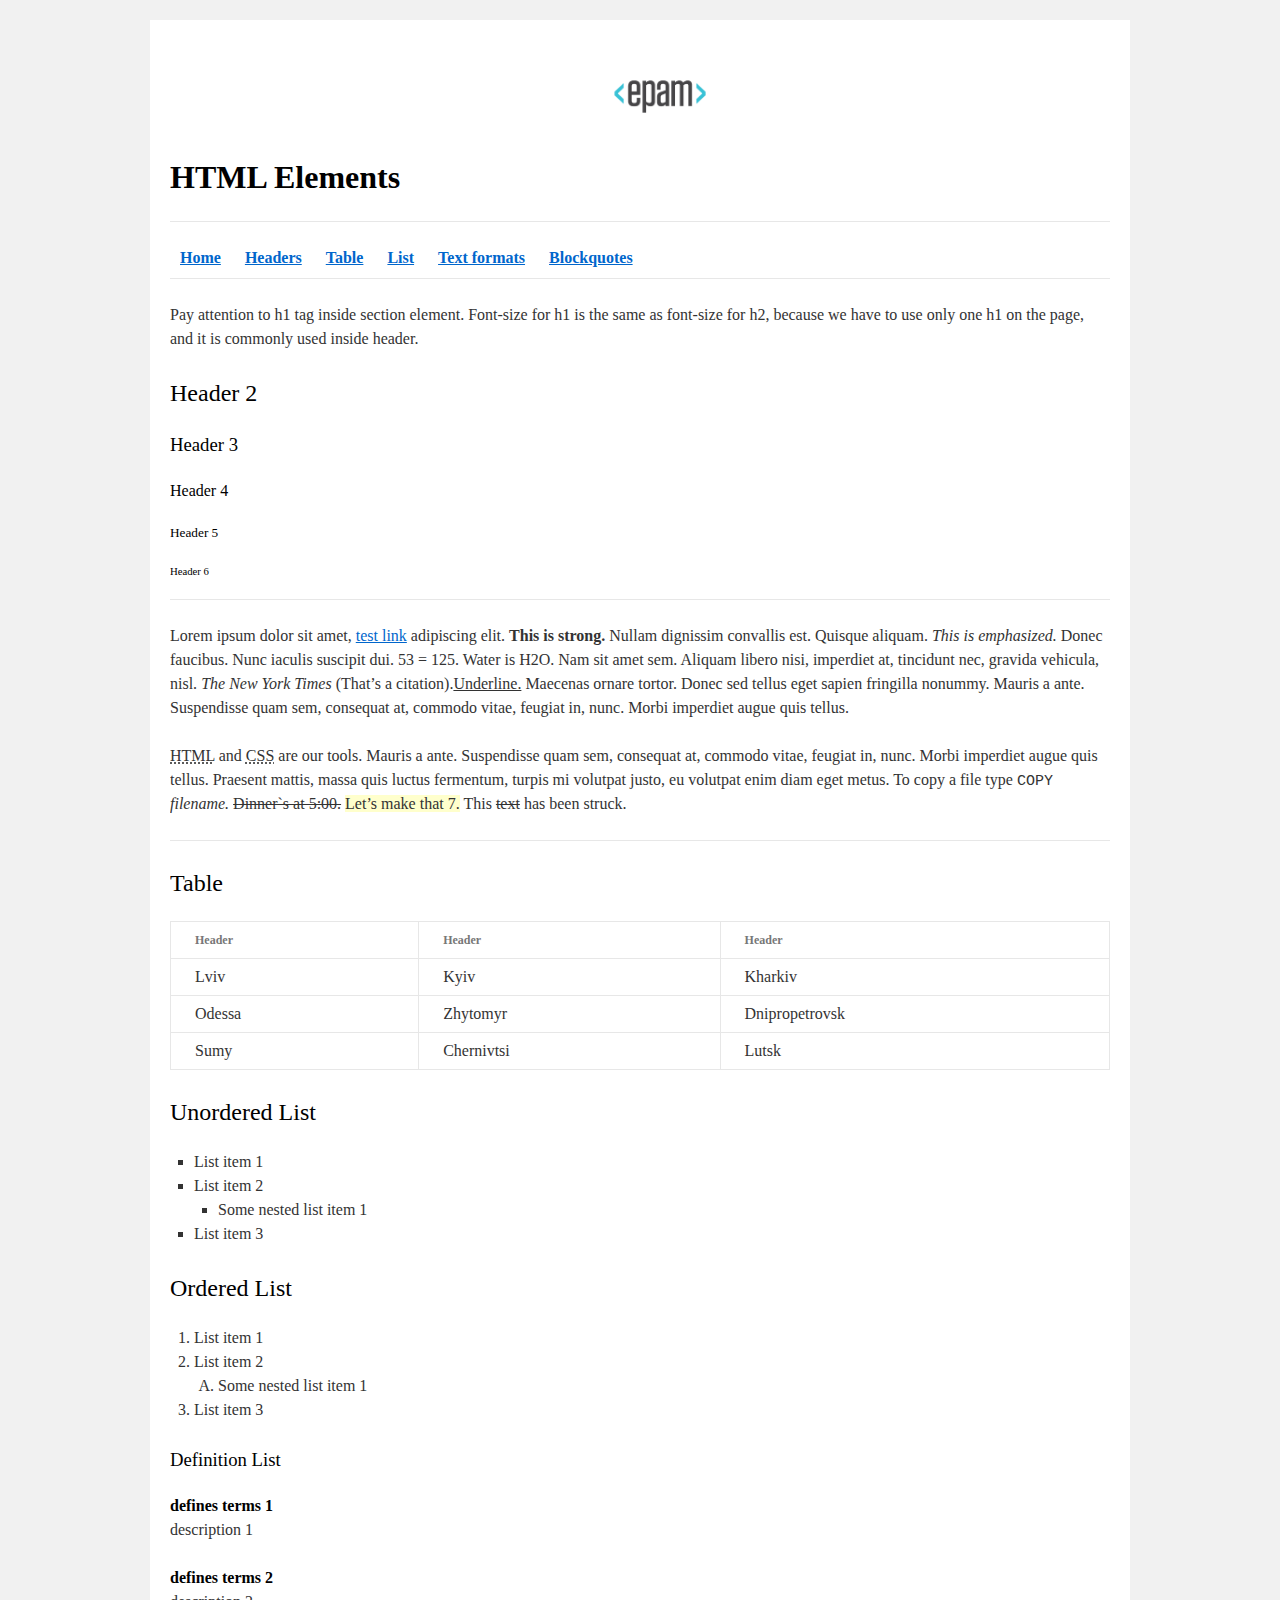
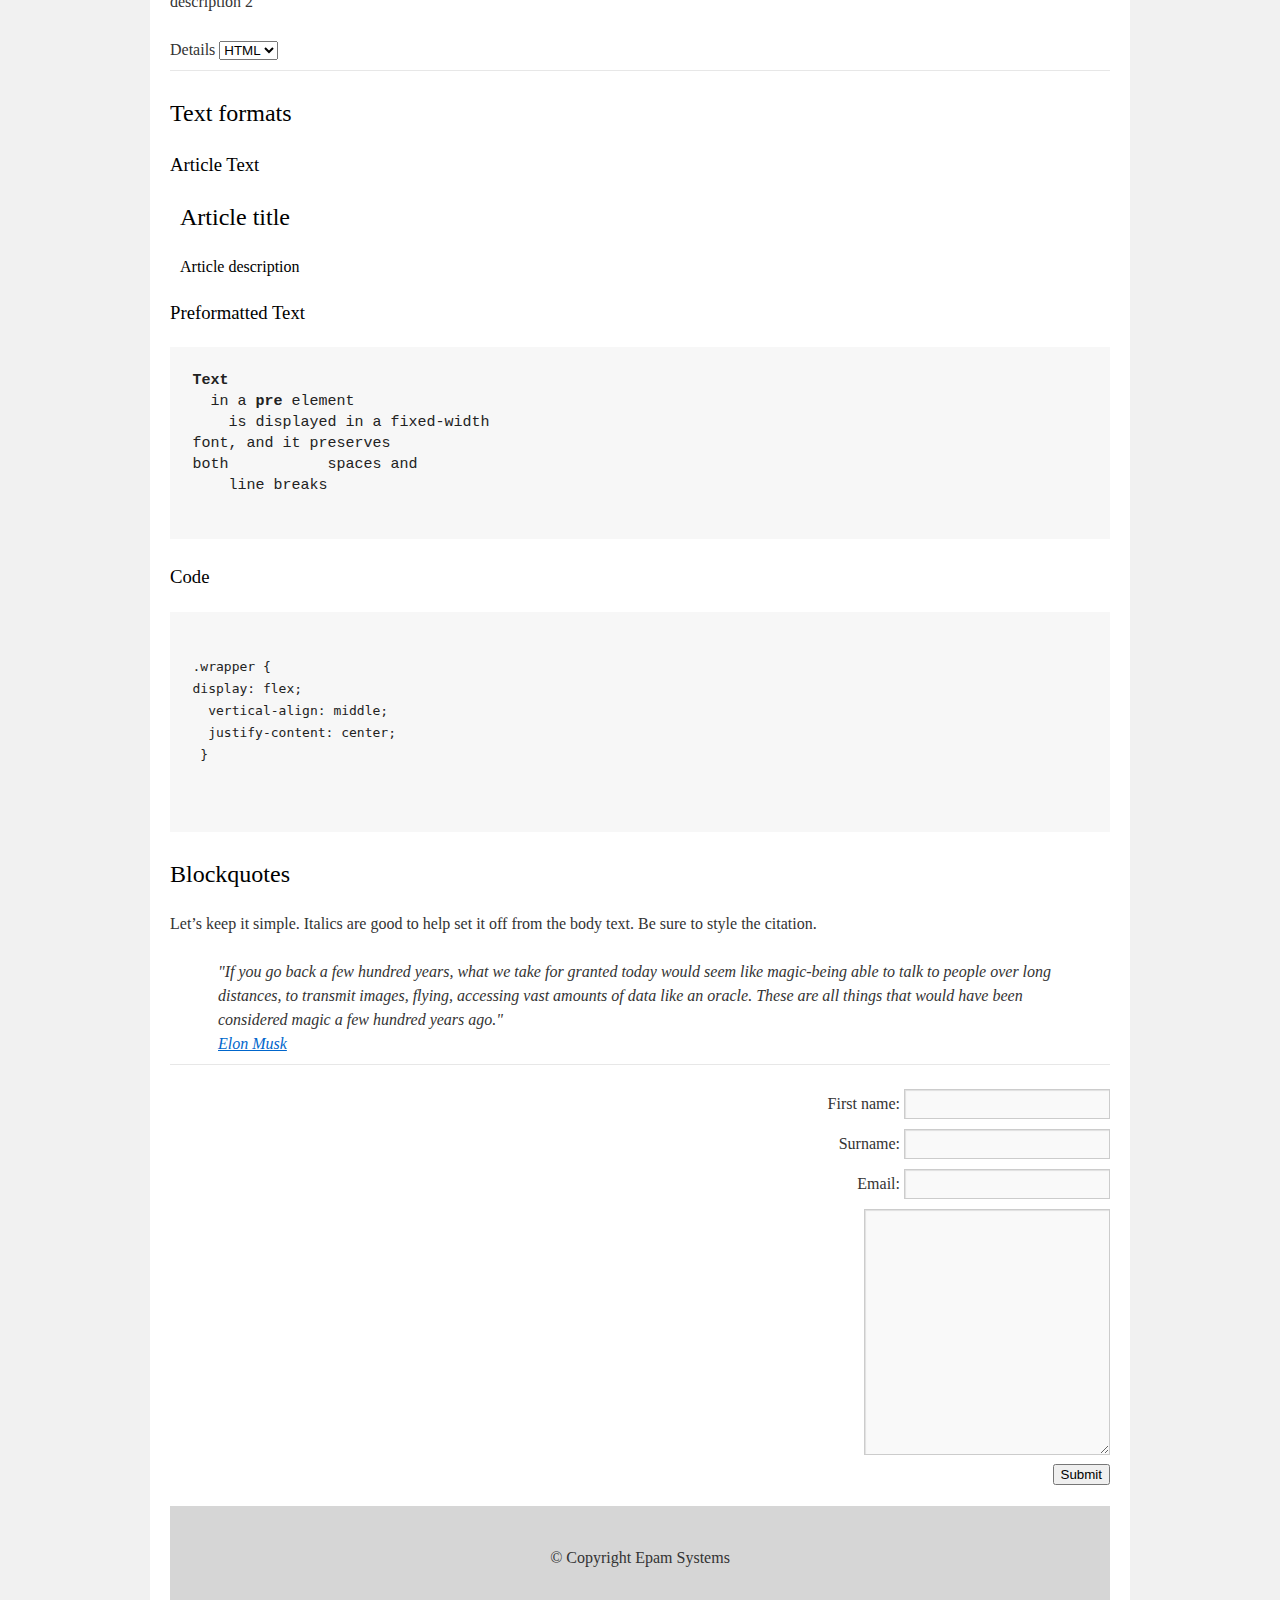
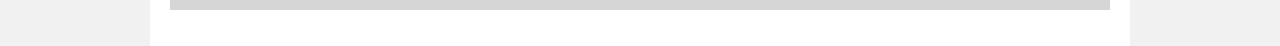
<file: SW_HW1/homework/index.html>
<!DOCTYPE html>
<html lang="en">

<head>
  <meta charset="utf-8">
  <title>HTML Basics</title>
  <link rel="stylesheet" href="style.css">
</head>

<body>
  <div id="wrapper">
    <div id="main">
      <div id="container">
        <div id="content" role="main">
            <header>
          <img src="./logo.png" alt="EPAM logo">
          <h1 id="home"><b>HTML Elements</b></h1>
          <hr>
          <nav>
              <a href="#home"><b>Home</b></a>
              <a href="#headers"><b>Headers</b></a>
              <a href="#table"><b>Table</b></a>
              <a href="#list"><b>List</b></a>
              <a href="#text-formats"><b>Text formats</b></a>
              <a href="#blockquotes"><b>Blockquotes</b></a>
          </nav>
          <hr>
            </header>
            <main>
          <p>
            Pay attention to h1 tag inside section element. Font-size for h1 is the same as font-size for h2, because we have to use only one h1 on the page, and it is commonly used inside header.
          </p>
                <section id="headers">
          <h2>Header 2</h2>
          <h3>Header 3</h3>
          <h4>Header 4</h4>
          <h5>Header 5</h5>
          <h6>Header 6</h6>
          <hr>
          <p>
            Lorem ipsum dolor sit amet, <a href="#">test link</a> adipiscing elit. <strong>This is strong.</strong> Nullam dignissim convallis est. Quisque aliquam. <em>This is emphasized.</em> Donec faucibus. Nunc iaculis suscipit dui. 53 = 125. Water is H2O. Nam sit amet sem. Aliquam libero nisi, imperdiet at, tincidunt nec, gravida vehicula, nisl. <cite>The New York Times</cite> (That’s a citation).<u>Underline.</u> Maecenas ornare tortor. Donec sed tellus eget sapien fringilla nonummy. Mauris a ante. Suspendisse quam sem, consequat at, commodo vitae, feugiat in, nunc. Morbi imperdiet augue quis tellus.
          </p>
          <p>
            <abbr title="Hyper Text Markup Language">HTML</abbr> and <abbr title="Cascading Style Sheets">CSS</abbr> are our tools. Mauris a ante. Suspendisse quam sem, consequat at, commodo vitae, feugiat in, nunc. Morbi imperdiet augue quis tellus. Praesent mattis, massa quis luctus fermentum, turpis mi volutpat justo, eu volutpat enim diam eget metus. To copy a file type <kbd>COPY</kbd> <i>filename.</i> <s>Dinner`s at 5:00.</s> <ins>Let’s make that 7.</ins> This <s>text</s> has been struck.
          </p>
          <hr>
                </section>
                <section id="table">
                <h2>Table</h2>
          <table>
            <thead>
              <tr>
                <th>Header</th>
                <th>Header</th>
                <th>Header</th>
              </tr>
            </thead>

            <tbody>
              <tr>
                <td>Lviv</td>
                <td>Kyiv</td>
                <td>Kharkiv</td>
              </tr>
              <tr>
                <td>Odessa</td>
                <td>Zhytomyr</td>
                <td>Dnipropetrovsk</td>
              </tr>
              <tr>
                <td>Sumy</td>
                <td>Chernivtsi</td>
                <td>Lutsk</td>
              </tr>
            </tbody>
          </table>
                </section>
        <section id="list">
          <h2>Unordered List</h2>
          <ul>
            <li>List item 1</li>
            <li>List item 2
              <ul>
                <li>Some nested list item 1</li>
              </ul>
            </li>
            <li>List item 3</li>
          </ul>
          <h2>Ordered List</h2>
          <ol>
            <li>List item 1</li>
            <li>List item 2
              <ol type="A">
                <li>Some nested list item 1</li>
              </ol>
            </li>
            <li>List item 3</li>
          </ol>
                <h3>Definition List</h3>
          <dl>
            <dt>defines terms 1</dt>
            <dd>description 1</dd>
            <dt>defines terms 2</dt>
            <dd>description 2</dd>
          </dl>
          <label for="cities">Details</label>
          <select id="cities" name="cities">
            <option value="HTML">HTML</option>
            <option value="CSS">CSS</option>
            <option value="JS">JS</option>
          </select>
          <hr>
        </section>
                <section id="text-formats">
          <h2>Text formats</h2>
          <h3>Article Text</h3>
          <article>
            <h2>Article title</h2>
            <h4>Article description</h4>
          </article>
          <h3>Preformatted Text</h3>
          <pre><b>Text</b>
  in a <b>pre</b> element
    is displayed in a fixed-width
font, and it preserves
both           spaces and
    line breaks
          </pre>
          <h3>Code</h3>
          <pre>
              <code>
.wrapper {
display: flex;
  vertical-align: middle;
  justify-content: center;
 }
              </code>
          </pre>
                </section>
                <section id="blockquotes">
          <h2>Blockquotes</h2>
          <p>
            Let’s keep it simple. Italics are good to help set it off from the body text. Be sure to style the citation.
          </p>
          <blockquote>
            "If you go back a few hundred years, what we take for granted today would seem like magic-being able to talk to people over long distances, to transmit images, flying, accessing vast amounts of data like an oracle. These are all things that would have been considered magic a few hundred years ago."<br>
            <a href="#">Elon Musk</a>
          </blockquote>
          <hr>
                </section>
          <form accept-charset="utf-8" method="get" name="personal-data-form">
            <fieldset>

                <label for="first-name">First name:</label>
                <input type="text" id="first-name" name="first-name">
                <br>
                <label for="surname">Surname:</label>
                <input type="text" id="surname" name="surname">
                <br>
                <label for="user-mail">Email:</label>
                <input type="email" id="user-mail" name="user-mail">

            </fieldset>
              <textarea id="feedback" name="feedback" cols="25" rows="10"></textarea>
              <div class="button">
                  <button type="submit">Submit</button>
              </div>
          </form>
            </main>
<footer>
  © Copyright Epam Systems
</footer>
        </div>
      </div>
    </div>
  </div>
</body>

</html>
</file>
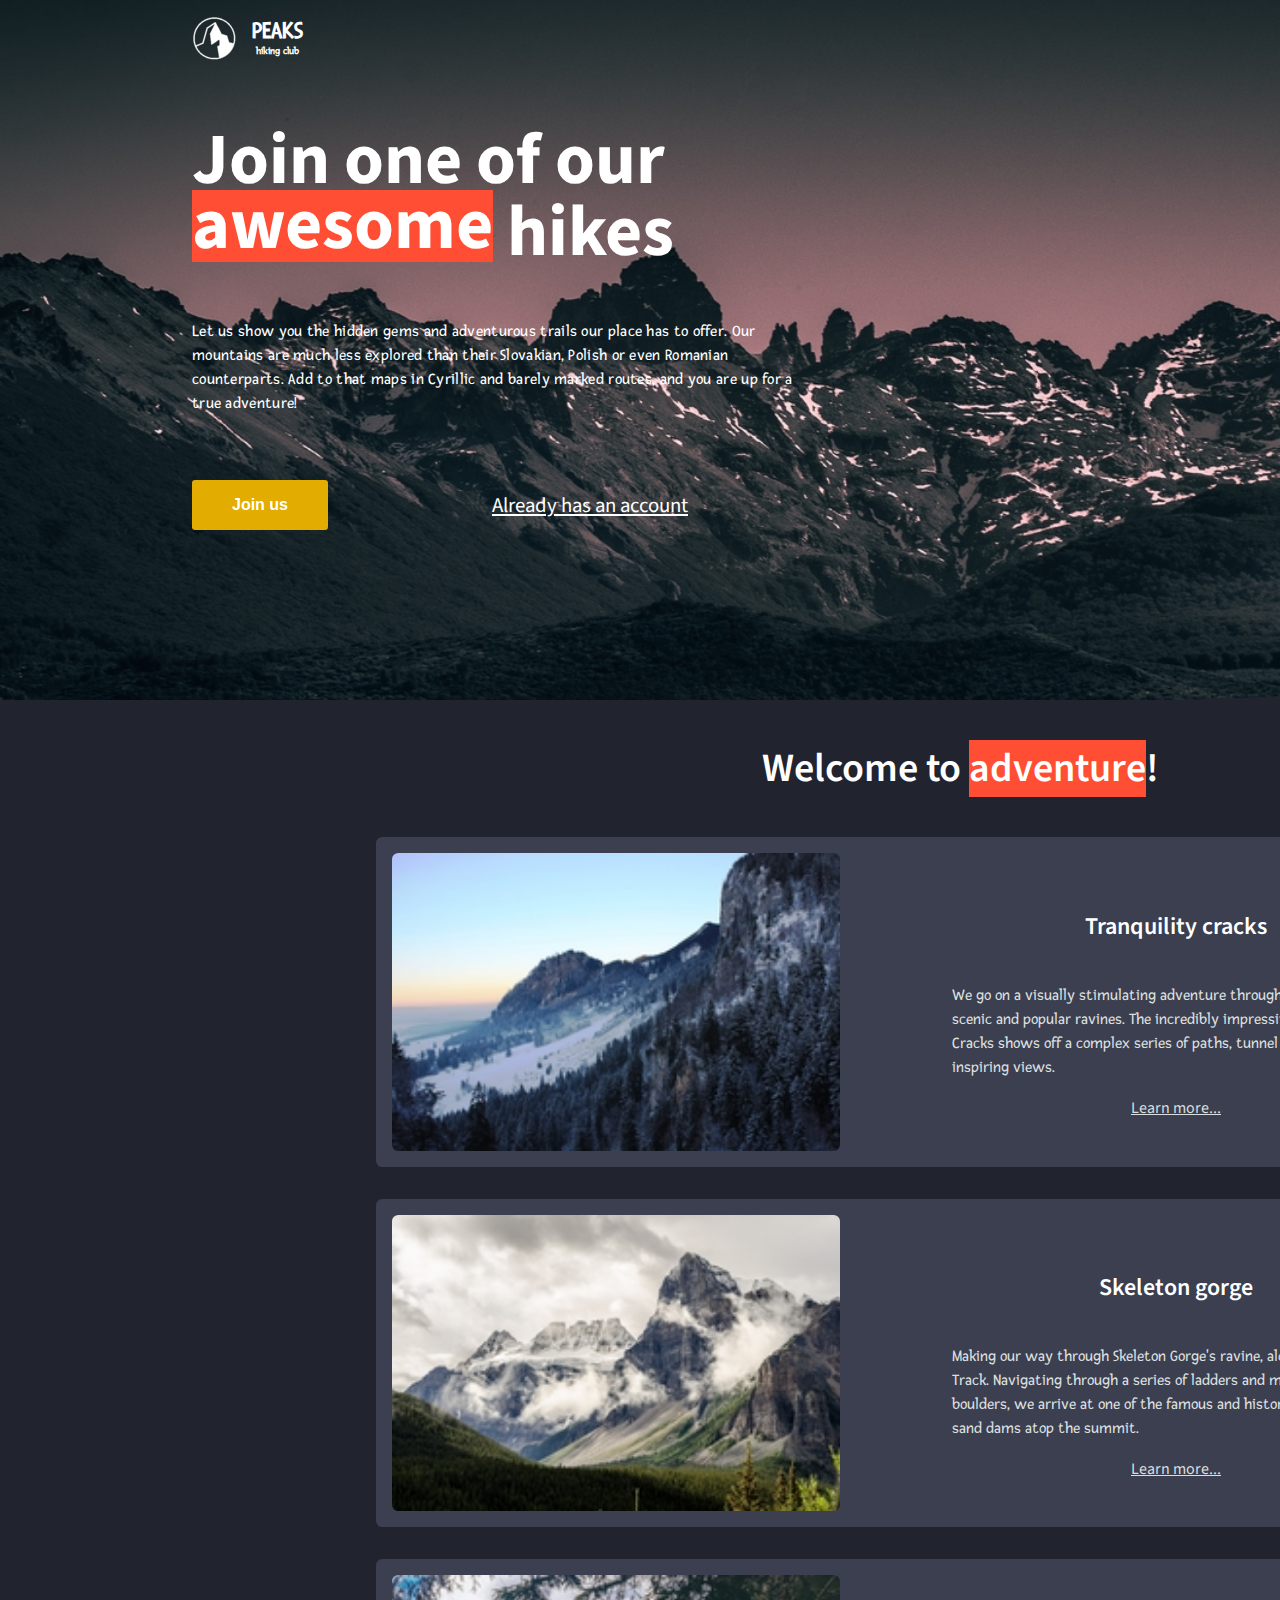
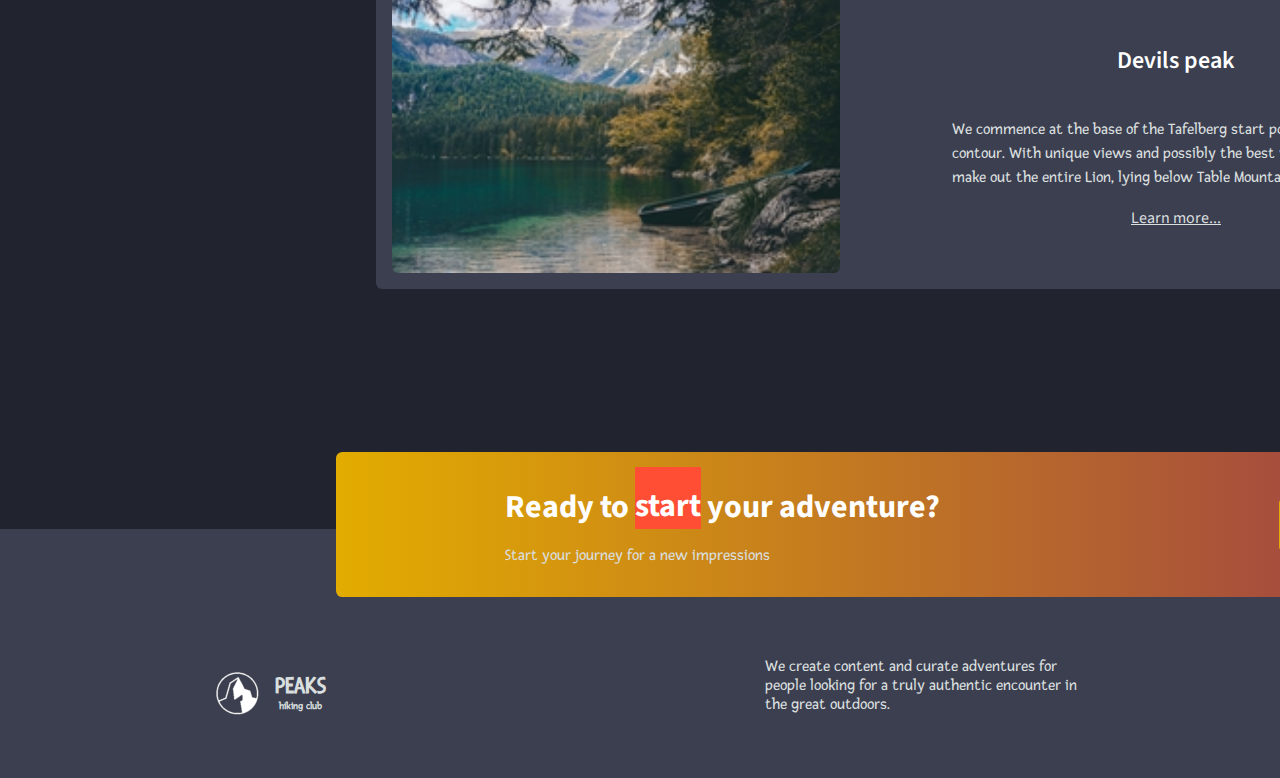
<file: SW_HW10/homework/index.html>
<!DOCTYPE html>
<html lang="en">

<head>
    <meta charset="UTF-8">
    <meta name="viewport" content="width=device-width, initial-scale=1.0">
    <meta http-equiv="X-UA-Compatible" content="ie=edge">
    <link href="https://fonts.googleapis.com/css?family=Hind:400,600%7CSource+Sans+Pro:400,600,700%7CFresca"
          rel="stylesheet"/>

    <!-- Styles should be switched here: -->
    
    <link rel="stylesheet" type="text/css" href="css/style1.css">
<!--         <link rel="stylesheet" type="text/css" href="css/style2.css">-->

    <title>PEAKS hiking club</title>
</head>

<body>
<header class="header">
    <div class="header-wrap">
        <div class="landing-logo">
            <img src="img/m-logo.png" alt="logo"/>
            <p>PEAKS<span>hiking club</span></p>
        </div>
        <p class="header_heading">
            Join one of our <span class="header_heading_span" data-word="awesome">awesome</span> hikes
        </p>
        <p class="header_text">
            Let us show you the hidden gems and adventurous trails our place has to offer.
            Our mountains are much less explored than their Slovakian,
            Polish or even Romanian counterparts. Add to that maps in Cyrillic and barely marked routes,
            and you are up for a true adventure!
        </p>
        <div class="header-button-wrap">
            <button class="header_button">Join us</button>
            <a href="#" class="login">Already has an account</a>
        </div>
    </div>
</header>
<main class="section">
    <p class="section_text">
        Welcome to <span class="section-text-span" data-word="adventure">adventure</span>!
    </p>
    <div class="section_card_wrap">
        <div class="section_card">
            <img class="section_card_img"
                 src="img/m-1.jpg"
                 alt="experts"/>
            <div class="section_card_right_container">
                <p class="section_card_heading">
                    Tranquility cracks
                </p>
                <p class="section_card_text">
                    We go on a visually stimulating adventure through some of most scenic and popular ravines.
                    The incredibly impressive Tranquility Cracks shows off a complex series of paths, tunnel ways and
                    awe-inspiring views.
                </p>
                <a href="#" class="section_link">Learn more...</a>
            </div>
        </div>
        <div class="section_card">
            <img class="section_card_img"
                 src="img/m-2.jpg"
                 alt="content formats"/>
            <div class="section_card_right_container">
                <p class="section_card_heading">
                    Skeleton gorge
                </p>
                <p class="section_card_text">
                    Making our way through Skeleton Gorge's ravine, along the Smuts Track.
                    Navigating through a series of ladders and mossy river boulders, we arrive at one of the famous and
                    historical white beach sand dams atop the summit.
                </p>
                <a href="#" class="section_link">Learn more...</a>
            </div>
        </div>
        <div class="section_card">
            <img class="section_card_img"
                 src="img/m-3.jpg"
                 alt="certificate"/>
            <div class="section_card_right_container">
                <p class="section_card_heading">
                    Devils peak
                </p>
                <p class="section_card_text">
                    We commence at the base of the Tafelberg start point walking the contour.
                    With unique views and possibly the best vantage point to make out the entire Lion, lying below Table
                    Mountain.
                </p>
                <a href="#" class="section_link">Learn more...</a>
            </div>
        </div>
    </div>
    <div class="section_banner">
        <div class="section_banner_text_wrap">
            <p class="section_banner_heading">
                Ready to <span class="section-banner-heading-span" data-word="start">start</span> your adventure?
            </p>
            <p class="section_banner_text">
                Start your journey for a new impressions
            </p>
        </div>
        <button class="section_banner_button">Join us</button>
    </div>
</main>
<footer class="footer">
    <div class="footer-wrap">
        <div class="footer_logo landing-logo">
            <img src="img/m-logo.png" alt="logo"/>
            <p>PEAKS<span>hiking club</span></p>
        </div>
        <p class="footer_text">
            We create content and curate adventures for people looking for a truly authentic encounter in the great
            outdoors.
        </p>
        <span class="footer-cr">
          &copy; 2021 by PEAKS hiking club
        </span>
    </div>
</footer>
</body>

</html>
</file>
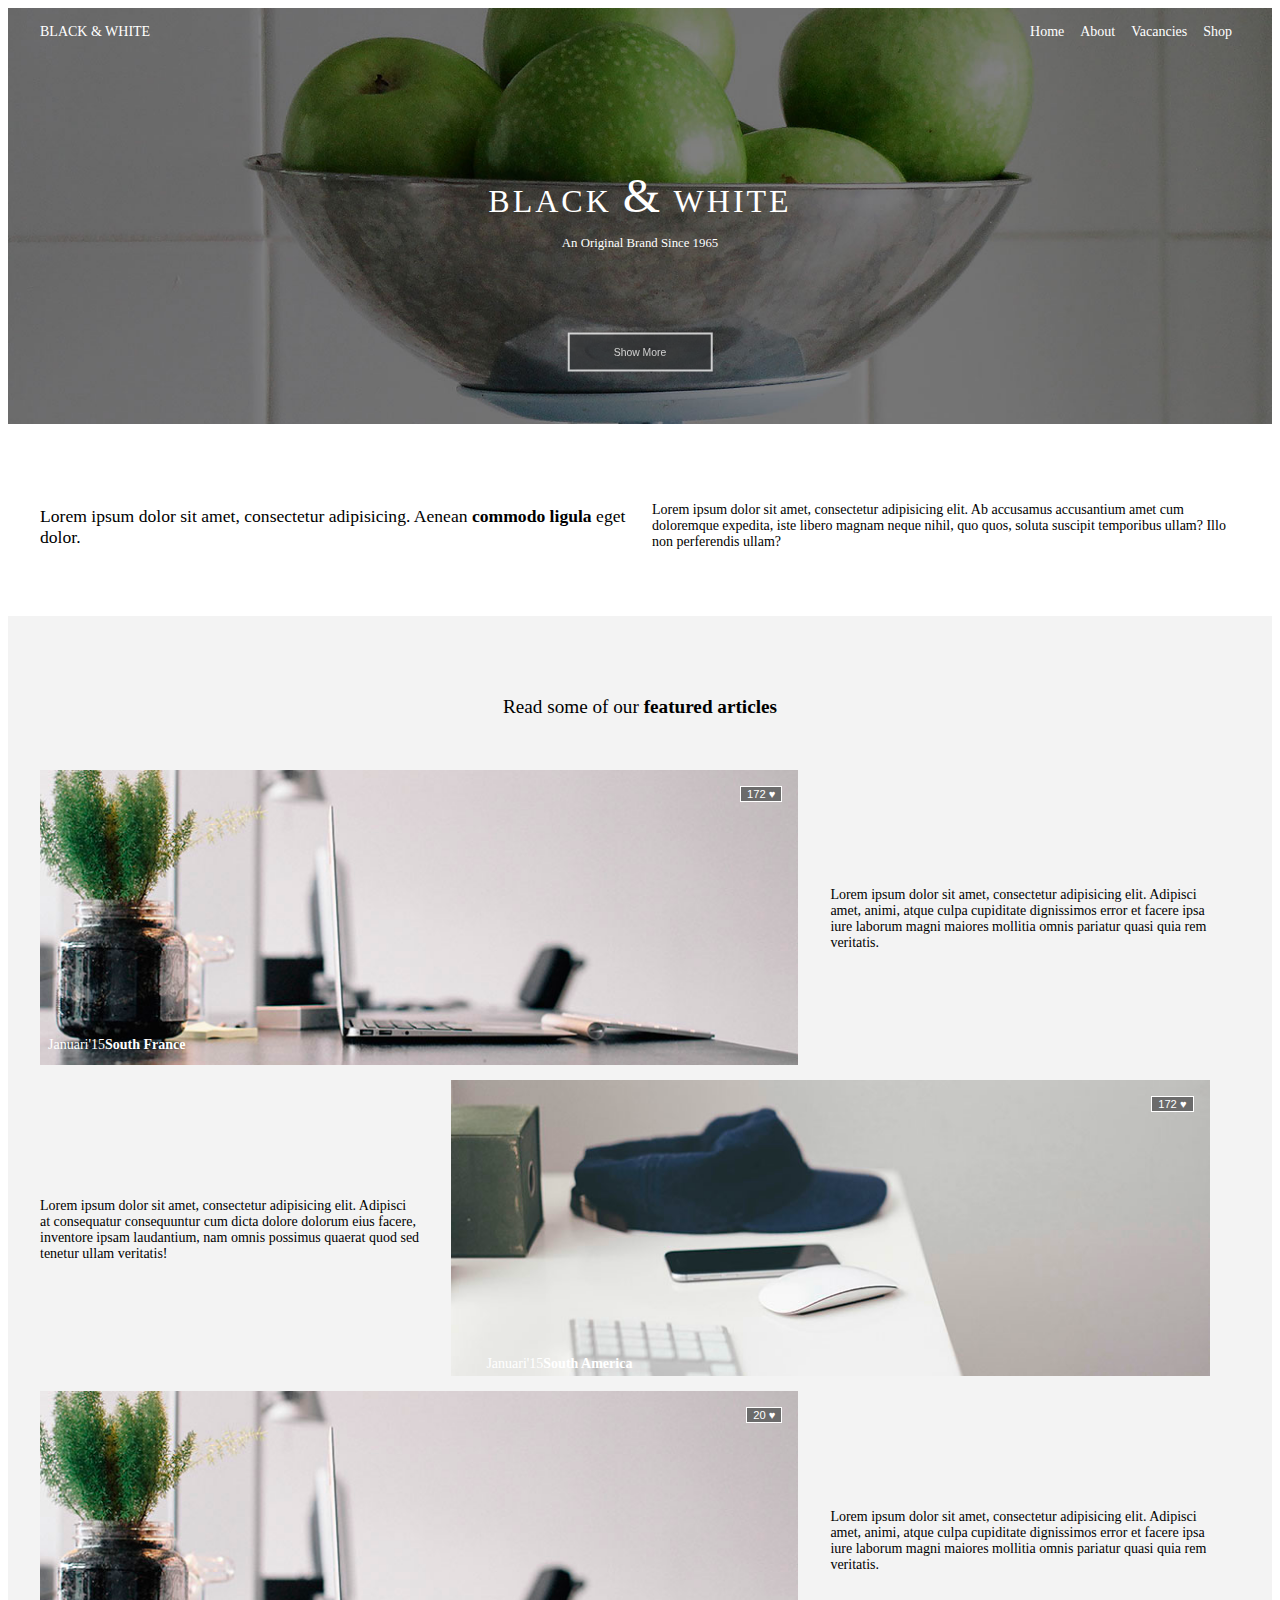
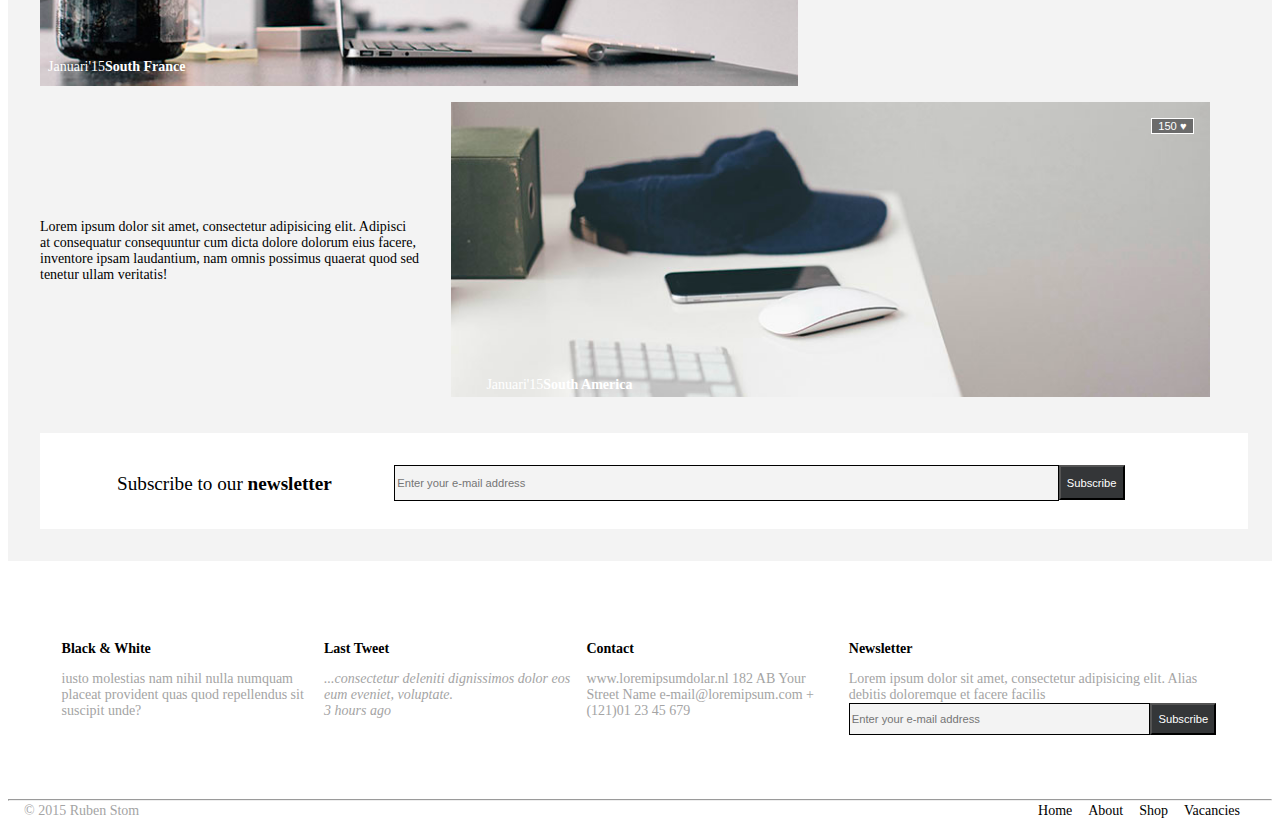
<file: SW_HW11/homework/index.html>
<!DOCTYPE html>
<html lang="zxx">
<head>
  <meta charset="UTF-8">
  <meta name="viewport" content="width=device-width, initial-scale=1.0">
  <meta http-equiv="X-UA-Compatible" content="ie=edge">
  <title>CSS Layouts</title>
  <link href="https://fonts.googleapis.com/css?family=Open+Sans"
          rel="stylesheet"/>
  <link rel="stylesheet" href="css/style.css" />
</head>
<body>
    <div class="wrapper">
        <header class="header">
           <div class="header-wrap">
                <div class="header-heading">
                    <div class="header-heading-left-container">BLACK & WHITE</div>
                    <nav class="menu">
                        <ul class="menu-list">
                            <li>Home</li>
                            <li>About</li>
                            <li>Vacancies</li>
                            <li>Shop</li>
                        </ul>
                    </nav>
                </div>
               <div class="header-text">
                   <p class="header-text-center">
                       BLACK <span>&</span> WHITE
                   </p>
                   <p class="header-text-below">
                       An Original Brand Since 1965
                   </p>
               </div>
               <div class="header-button-wrap">
                   <button class="header-button">Show More</button>
               </div>
           </div>
        </header>
        <main class="section">
            <section class="section_1">
                <p class="section_1_left_column">Lorem ipsum dolor sit amet, consectetur adipisicing. Aenean <strong>commodo ligula</strong> eget dolor.</p>
                <p class="section_1_right_column">Lorem ipsum dolor sit amet, consectetur adipisicing elit. Ab accusamus accusantium amet cum doloremque expedita, iste libero magnam neque nihil, quo quos, soluta suscipit temporibus ullam? Illo non perferendis ullam?</p>
            </section>
            <section class="articles_section">
                <p class="articles_section_paragraph">
                    Read some of our <strong>featured articles</strong>
                </p>
                <article class="left-article">
                    <div class="left-picture-wrapper">
                        <img src="./img/sample.jpg" alt="sample"/>
                        <p class="date_paragraph_left">Januari'15  <strong>South France</strong></p>
                        <button class="button_like_left">172 &hearts;</button>
                    </div>
                    <p>Lorem ipsum dolor sit amet, consectetur adipisicing elit. Adipisci amet, animi, atque culpa cupiditate dignissimos error et facere ipsa iure laborum magni maiores mollitia omnis pariatur quasi quia rem veritatis.</p>
                </article>
                <article class="right-article">
                    <p>Lorem ipsum dolor sit amet, consectetur adipisicing elit. Adipisci at consequatur consequuntur cum dicta dolore dolorum eius facere, inventore ipsam laudantium, nam omnis possimus quaerat quod sed tenetur ullam veritatis!</p>
                    <div class="right-picture-wrapper">
                        <img class="right-picture" src="./img/sample1.jpg" alt="sample1"/>
                        <p class="date_paragraph_right">Januari'15 <strong>South America</strong></p>
                        <button class="button_like_right">172 &hearts;</button>
                    </div>
                </article>
                <article class="left-article">
                    <div class="left-picture-wrapper">
                        <img src="./img/sample.jpg" alt="sample"/>
                        <p class="date_paragraph_left">Januari'15  <strong>South France</strong></p>
                        <button class="button_like_left">20 &hearts;</button>
                    </div>
                    <p>Lorem ipsum dolor sit amet, consectetur adipisicing elit. Adipisci amet, animi, atque culpa cupiditate dignissimos error et facere ipsa iure laborum magni maiores mollitia omnis pariatur quasi quia rem veritatis.</p>
                </article>
                <article class="last-article">
                    <p>Lorem ipsum dolor sit amet, consectetur adipisicing elit. Adipisci at consequatur consequuntur cum dicta dolore dolorum eius facere, inventore ipsam laudantium, nam omnis possimus quaerat quod sed tenetur ullam veritatis!</p>
                    <div class="right-picture-wrapper">
                        <img class="right-picture" src="./img/sample1.jpg" alt="sample1"/>
                        <p class="date_paragraph_right">Januari'15 <strong>South America</strong></p>
                        <button class="button_like_right">150 &hearts;</button>
                    </div>
                </article>
            </section>
            <section class="subscribe_section">
                <div class="subscribe-form-wrap">
                    <form class="subscribe-form">
                        <div class="subscribe-form-sub-wrap">
                            <label for="email">Subscribe to our <strong>newsletter</strong></label>
                            <div class="email-input-wrap">
                                <input type="email" id="email" name="email" placeholder="Enter your e-mail address">
                                <button type="submit" id="submit-email-button">Subscribe</button>
                            </div>
                        </div>
                    </form>
                </div>
            </section>
        </main>
        <footer class="footer">
            <div class="footer-wrap">
                <nav>
                    <ul class="footer-nav">
                        <li><strong>Black & White</strong>
                            <p class="footer-paragraph">iusto molestias nam nihil nulla numquam placeat provident quas quod repellendus sit suscipit unde?</p>
                        </li>
                        <li><strong>Last Tweet</strong>
                            <p class="footer-paragraph">...consectetur deleniti dignissimos dolor eos eum eveniet, voluptate.<br/><span class="last-tweet-time>">3 hours ago</span></p></li>
                        <li><strong>Contact</strong>
                            <p class="footer-paragraph">www.loremipsumdolar.nl 182 AB Your Street Name e-mail@loremipsum.com +(121)01 23 45 679</p></li>
                        <li class="last-li"><strong>Newsletter</strong>
                            <div class="last-li-wrap">
                                <p class="footer-paragraph">Lorem ipsum dolor sit amet, consectetur adipisicing elit. Alias debitis doloremque et facere facilis</p>
                                <form class="footer-subscribe-form">
                                    <div class="footer-input-wrap">
                                        <input type="email" id="footer-email" name="footer-email" placeholder="Enter your e-mail address">
                                        <button type="submit" id="footer-email-button">Subscribe</button>
                                    </div>
                                </form>
                            </div>
                        </li>
                    </ul>
                </nav>
                <hr>
                <div class="footer-footing">
                    <div class="footer-footing-left-container">&copy; 2015 Ruben Stom</div>
                    <nav class="footer-menu">
                        <ul class="footer-menu-list">
                            <li>Home</li>
                            <li>About</li>
                            <li>Shop</li>
                            <li>Vacancies</li>
                        </ul>
                    </nav>
                </div>
            </div>
        </footer>
    </div>
</body>
</html>
</file>
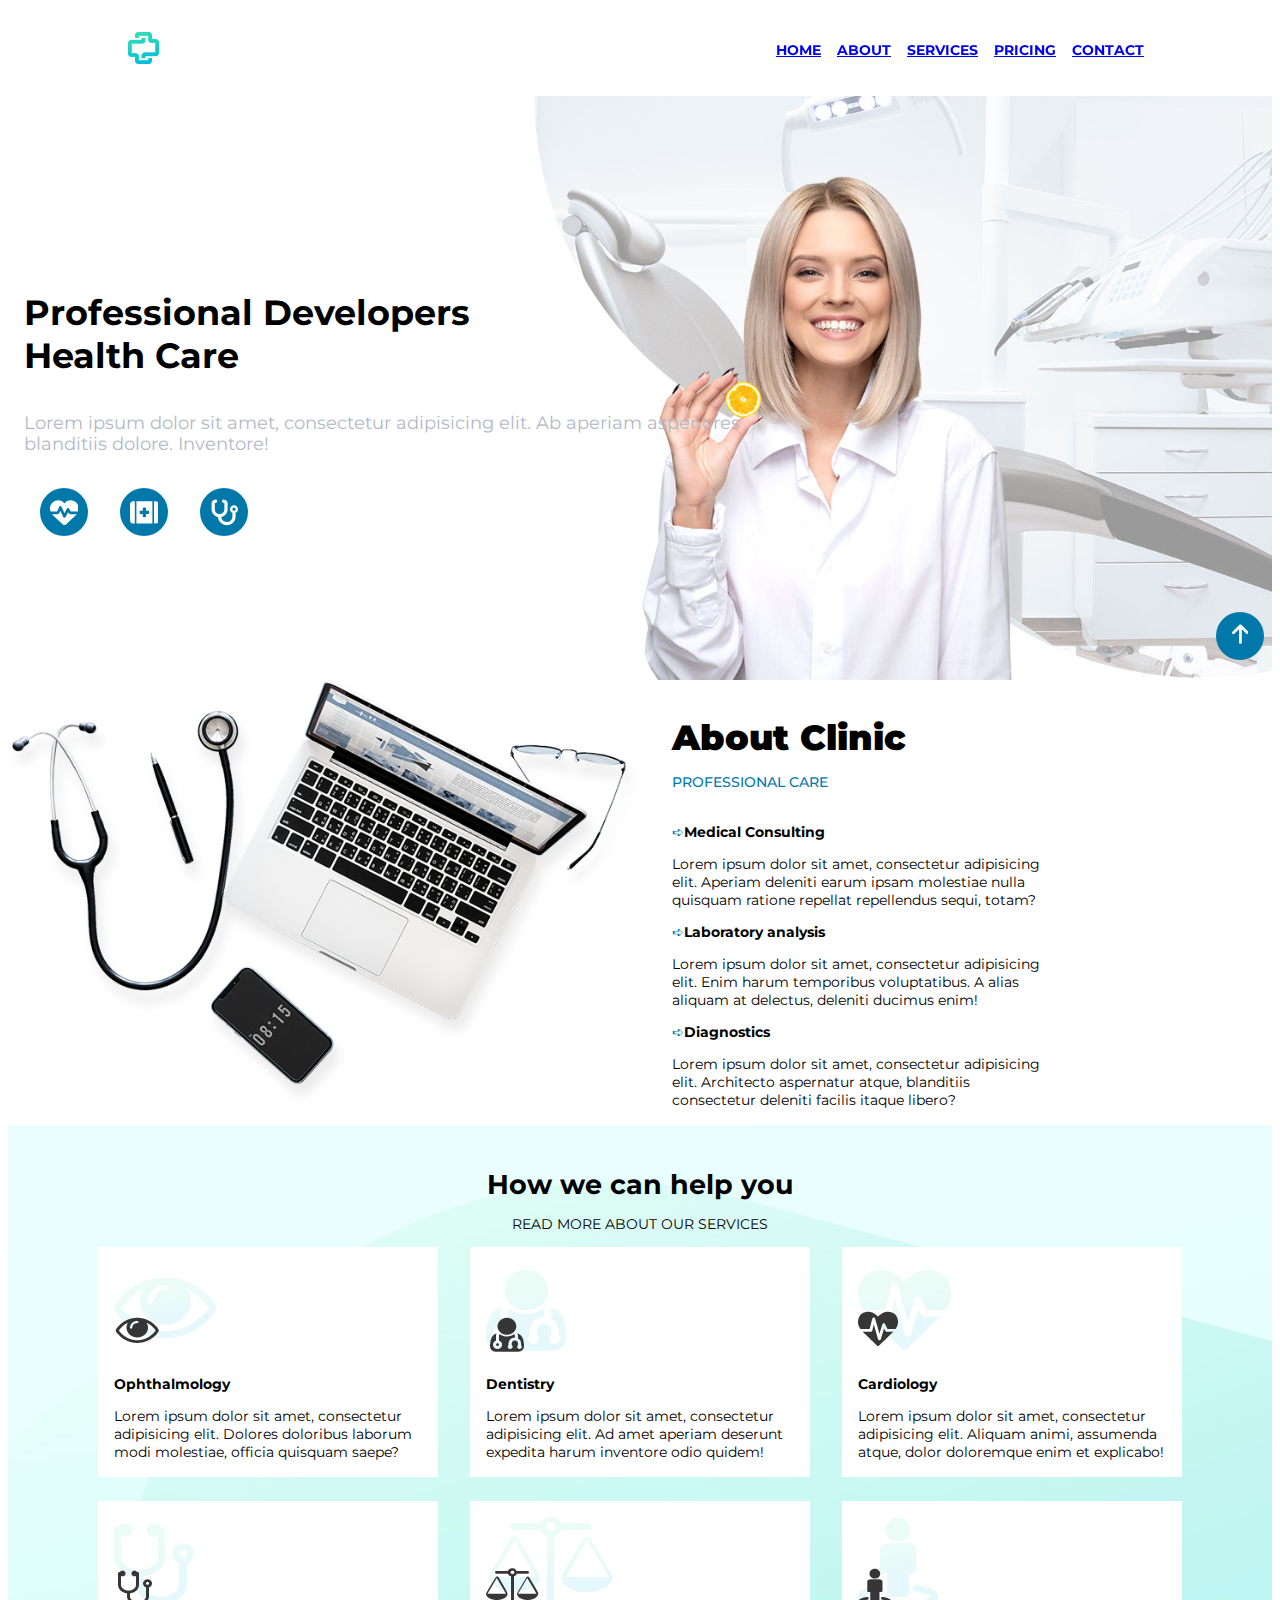
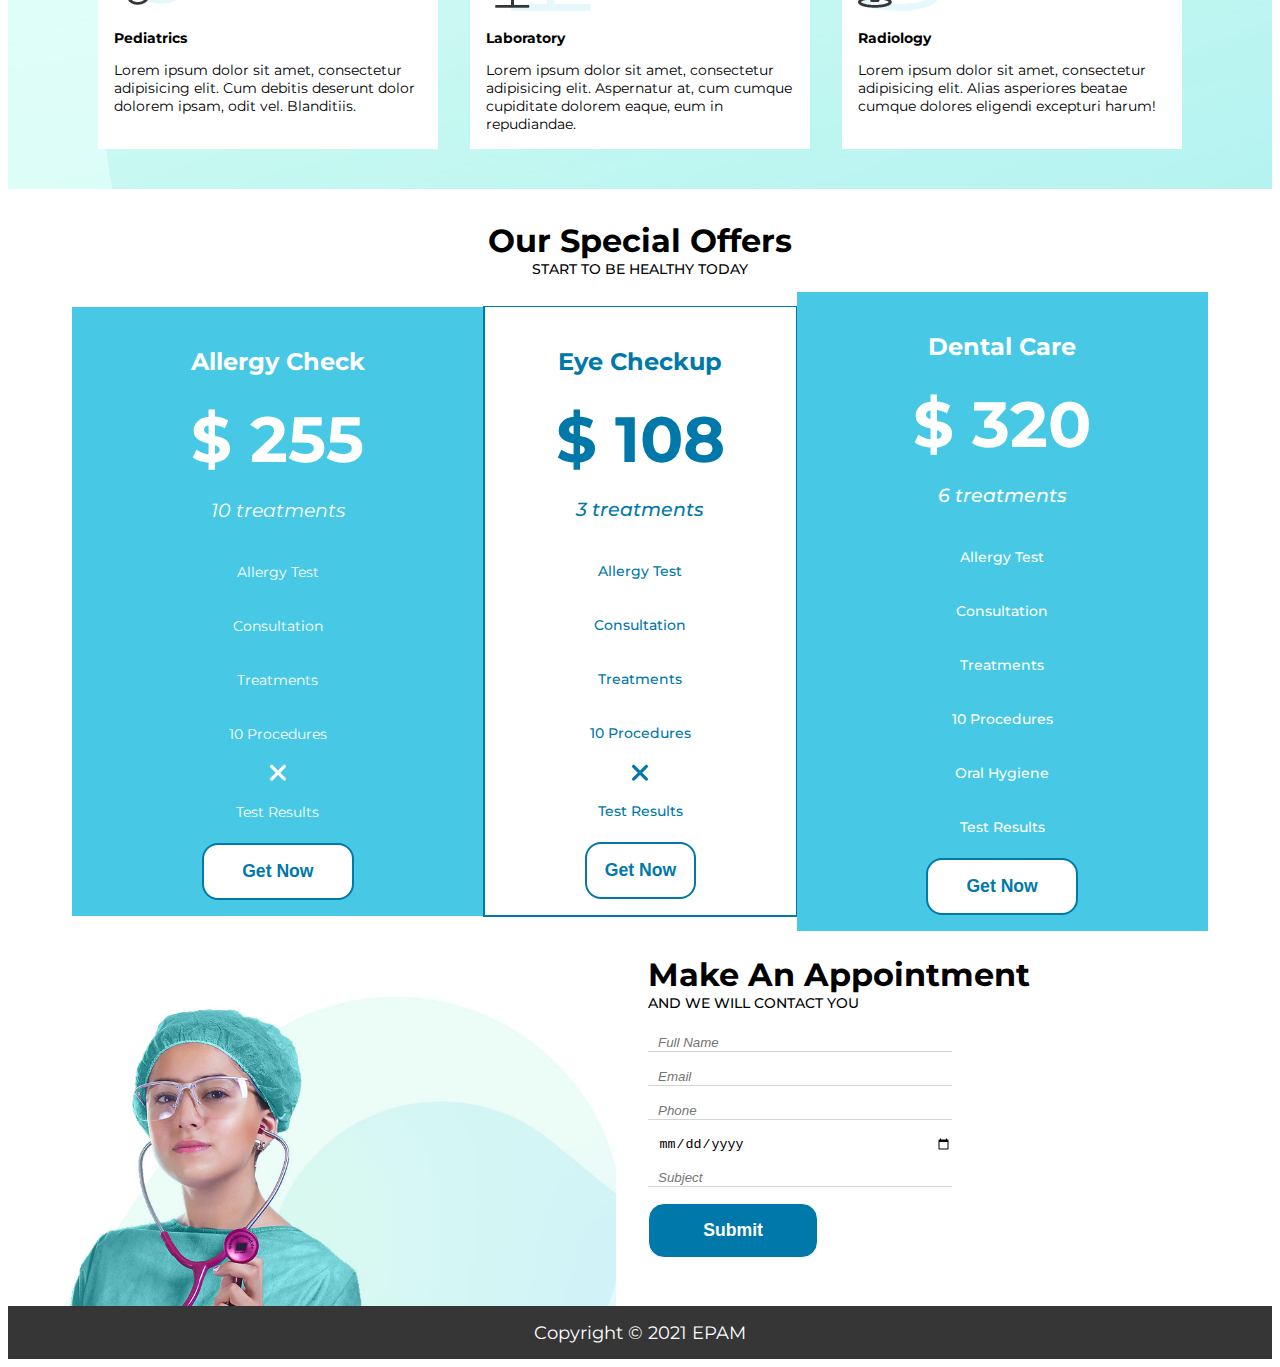
<file: SW_HW12/homework/index.html>
<!DOCTYPE html>
<html lang="en">
<head>
  <meta charset="UTF-8">
  <meta http-equiv="X-UA-Compatible" content="IE=edge">
  <meta name="viewport" content="width=device-width, initial-scale=1.0">
  <link
      href="https://fonts.googleapis.com/css2?family=Montserrat:wght@400;500;700&display=swap"
      rel="stylesheet"
    />
  <link
      href="./css/styles.css"
      rel="stylesheet"
      />
  <title>Responsive</title>
</head>
<body>
  <div class="wrapper">
    <header class="header">
      <div class="header-wrap">
        <div class="header-heading">
          <div class="header-heading-logo-container">
            <a href="#"><img src="./img/logo.png" alt="Logo" /></a>
          </div>
          <div class="menu-wrapper">
            <nav class="menu">
              <ul class="menu-list">
                <li><a href="#">HOME</a></li>
                <li><a href="#about-clinic-section">ABOUT</a></li>
                <li><a href="#services-section">SERVICES</a></li>
                <li><a href="#pricing-section">PRICING</a></li>
                <li><a href="#contact-section">CONTACT</a></li>
              </ul>
            </nav>
          </div>
        </div>
        <div class="empty-div">

        </div>
        <div class="header-text-wrapper">
          <div class="header-text">
            <p class="header-text-center">
              Professional Developers Health Care
            </p>
            <p class="header-text-below">
              Lorem ipsum dolor sit amet, consectetur adipisicing elit. Ab aperiam asperiores blanditiis dolore. Inventore!
            </p>
          </div>
          <div class="header-icons-wrap">
            <div>
              <svg class="heart-pulse-icon" xmlns="http://www.w3.org/2000/svg" viewBox="0 0 512 512"><!--! Font Awesome Pro 6.2.0 by @fontawesome - https://fontawesome.com License - https://fontawesome.com/license (Commercial License) Copyright 2022 Fonticons, Inc. --><path d="M228.3 469.1L47.6 300.4c-4.2-3.9-8.2-8.1-11.9-12.4h87c22.6 0 43-13.6 51.7-34.5l10.5-25.2 49.3 109.5c3.8 8.5 12.1 14 21.4 14.1s17.8-5 22-13.3L320 253.7l1.7 3.4c9.5 19 28.9 31 50.1 31H476.3c-3.7 4.3-7.7 8.5-11.9 12.4L283.7 469.1c-7.5 7-17.4 10.9-27.7 10.9s-20.2-3.9-27.7-10.9zM503.7 240h-132c-3 0-5.8-1.7-7.2-4.4l-23.2-46.3c-4.1-8.1-12.4-13.3-21.5-13.3s-17.4 5.1-21.5 13.3l-41.4 82.8L205.9 158.2c-3.9-8.7-12.7-14.3-22.2-14.1s-18.1 5.9-21.8 14.8l-31.8 76.3c-1.2 3-4.2 4.9-7.4 4.9H16c-2.6 0-5 .4-7.3 1.1C3 225.2 0 208.2 0 190.9v-5.8c0-69.9 50.5-129.5 119.4-141C165 36.5 211.4 51.4 244 84l12 12 12-12c32.6-32.6 79-47.5 124.6-39.9C461.5 55.6 512 115.2 512 185.1v5.8c0 16.9-2.8 33.5-8.3 49.1z"/></svg>
            </div>
            <div>
              <svg class="medical-kit-icon" xmlns="http://www.w3.org/2000/svg" viewBox="0 0 576 512"><!--! Font Awesome Pro 6.2.0 by @fontawesome - https://fontawesome.com License - https://fontawesome.com/license (Commercial License) Copyright 2022 Fonticons, Inc. --><path d="M64 32C28.7 32 0 60.7 0 96V416c0 35.3 28.7 64 64 64H96V32H64zm64 0V480H448V32H128zM512 480c35.3 0 64-28.7 64-64V96c0-35.3-28.7-64-64-64H480V480h32zM256 176c0-8.8 7.2-16 16-16h32c8.8 0 16 7.2 16 16v48h48c8.8 0 16 7.2 16 16v32c0 8.8-7.2 16-16 16H320v48c0 8.8-7.2 16-16 16H272c-8.8 0-16-7.2-16-16V288H208c-8.8 0-16-7.2-16-16V240c0-8.8 7.2-16 16-16h48V176z"/></svg>
            </div>
            <div>
              <svg class="medical-stethoscope-icon" xmlns="http://www.w3.org/2000/svg" viewBox="0 0 576 512"><!--! Font Awesome Pro 6.2.0 by @fontawesome - https://fontawesome.com License - https://fontawesome.com/license (Commercial License) Copyright 2022 Fonticons, Inc. --><path d="M142.4 21.9c5.6 16.8-3.5 34.9-20.2 40.5L96 71.1V192c0 53 43 96 96 96s96-43 96-96V71.1l-26.1-8.7c-16.8-5.6-25.8-23.7-20.2-40.5s23.7-25.8 40.5-20.2l26.1 8.7C334.4 19.1 352 43.5 352 71.1V192c0 77.2-54.6 141.6-127.3 156.7C231 404.6 278.4 448 336 448c61.9 0 112-50.1 112-112V265.3c-28.3-12.3-48-40.5-48-73.3c0-44.2 35.8-80 80-80s80 35.8 80 80c0 32.8-19.7 61-48 73.3V336c0 97.2-78.8 176-176 176c-92.9 0-168.9-71.9-175.5-163.1C87.2 334.2 32 269.6 32 192V71.1c0-27.5 17.6-52 43.8-60.7l26.1-8.7c16.8-5.6 34.9 3.5 40.5 20.2zM480 224c17.7 0 32-14.3 32-32s-14.3-32-32-32s-32 14.3-32 32s14.3 32 32 32z"/></svg>
            </div>
            </div>
        </div>
      </div>
    </header>
    <main class="section">
      <section class="about-clinic-section" id="about-clinic-section">
        <div class="fixed-up-button">
          <a href="#"><svg xmlns="http://www.w3.org/2000/svg" viewBox="0 0 384 512"><!--! Font Awesome Pro 6.2.0 by @fontawesome - https://fontawesome.com License - https://fontawesome.com/license (Commercial License) Copyright 2022 Fonticons, Inc. --><path d="M214.6 41.4c-12.5-12.5-32.8-12.5-45.3 0l-160 160c-12.5 12.5-12.5 32.8 0 45.3s32.8 12.5 45.3 0L160 141.2V448c0 17.7 14.3 32 32 32s32-14.3 32-32V141.2L329.4 246.6c12.5 12.5 32.8 12.5 45.3 0s12.5-32.8 0-45.3l-160-160z"/></svg></a>
        </div>
        <div class="tools-pic">
          <img src="./img/tools.png" alt="Tools" />
        </div>
        <div class="about-clinic-articles-wrapper">
          <p class="about-clinic-p">
            <strong>About Clinic</strong>
          </p>
          <p class="prof-care">PROFESSIONAL CARE</p>
          <article>
            <p><strong>Medical Consulting</strong></p>
            Lorem ipsum dolor sit amet, consectetur adipisicing elit. Aperiam deleniti earum ipsam molestiae nulla quisquam ratione repellat repellendus sequi, totam?
          </article>
          <article>
            <p><strong>Laboratory analysis</strong></p>
            Lorem ipsum dolor sit amet, consectetur adipisicing elit. Enim harum temporibus voluptatibus. A alias aliquam at delectus, deleniti ducimus enim!
          </article>
          <article>
            <p><strong>Diagnostics</strong></p>
            Lorem ipsum dolor sit amet, consectetur adipisicing elit. Architecto aspernatur atque, blanditiis consectetur deleniti facilis itaque libero?
          </article>
        </div>
      </section>
      <section class="services-section" id="services-section">
        <p><strong>How we can help you</strong></p>
        <p>READ MORE ABOUT OUR SERVICES</p>
        <div class="services-articles-wrapper">
          <article class="services-article">
            <img src="./img/icons/oftalmology.jpg" alt="Ophthalmology" />
            <p><strong>Ophthalmology</strong></p>
            Lorem ipsum dolor sit amet, consectetur adipisicing elit. Dolores doloribus laborum modi molestiae, officia quisquam saepe?
          </article>
          <article>
            <img src="./img/icons/dentistry.jpg" alt="dentistry" />
            <p><strong>Dentistry</strong></p>
            Lorem ipsum dolor sit amet, consectetur adipisicing elit. Ad amet aperiam deserunt expedita harum inventore odio quidem!
          </article>
          <article>
            <img src="./img/icons/cardiology.jpg" alt="cardiology" />
            <p><strong>Cardiology</strong></p>
            Lorem ipsum dolor sit amet, consectetur adipisicing elit. Aliquam animi, assumenda atque, dolor doloremque enim et explicabo!
          </article>
          <article>
            <img src="./img/icons/pediatrics.jpg" alt="pediatrics" />
            <p><strong>Pediatrics</strong></p>
            Lorem ipsum dolor sit amet, consectetur adipisicing elit. Cum debitis deserunt dolor dolorem ipsam, odit vel. Blanditiis.
          </article>
          <article>
            <img src="./img/icons/laboratory.jpg" alt="laboratory" />
            <p><strong>Laboratory</strong></p>
            Lorem ipsum dolor sit amet, consectetur adipisicing elit. Aspernatur at, cum cumque cupiditate dolorem eaque, eum in repudiandae.
          </article>
          <article>
            <img src="./img/icons/radiology.jpg" alt="radiology" />
            <p><strong>Radiology</strong></p>
            Lorem ipsum dolor sit amet, consectetur adipisicing elit. Alias asperiores beatae cumque dolores eligendi excepturi harum!
          </article>
        </div>
      </section>
      <section class="pricing-section" id="pricing-section">
        <p class="fs-2rem no-margin-bottom"><strong>Our Special Offers</strong></p>
        <p class="no-margin-top fw-500">START TO BE HEALTHY TODAY</p>
        <div class="pricing-articles-wrapper">
          <article class="bg-blue pd1rem color-white">
            <p class="fs1-5rem fw-700">Allergy Check</p>
            <p class="fs-4rem fw-700 no-margin-top no-margin-bottom">$ 255</p>
            <p class="fs-italic pd-bottom05rem fs1-2rem">10 treatments</p>
            <p class="pd-bottom05rem">Allergy Test</p>
            <p class="pd-bottom05rem">Consultation</p>
            <p class="pd-bottom05rem">Treatments</p>
            <p class="pd-bottom05rem">10 Procedures</p>
            <div class="xmark-div pd-bottom05rem">
              <svg class="svg-white" xmlns="http://www.w3.org/2000/svg" viewBox="0 0 320 512"><!--! Font Awesome Pro 6.2.0 by @fontawesome - https://fontawesome.com License - https://fontawesome.com/license (Commercial License) Copyright 2022 Fonticons, Inc. --><path d="M310.6 150.6c12.5-12.5 12.5-32.8 0-45.3s-32.8-12.5-45.3 0L160 210.7 54.6 105.4c-12.5-12.5-32.8-12.5-45.3 0s-12.5 32.8 0 45.3L114.7 256 9.4 361.4c-12.5 12.5-12.5 32.8 0 45.3s32.8 12.5 45.3 0L160 301.3 265.4 406.6c12.5 12.5 32.8 12.5 45.3 0s12.5-32.8 0-45.3L205.3 256 310.6 150.6z"/></svg>
            </div>
            <p class="pd-bottom05rem">Test Results</p>
            <button class="get-now-button pd-bottom1rem">Get Now</button>
          </article>
          <article class="pd1rem color-primary border">
            <p class="fs1-5rem fw-700">Eye Checkup</p>
            <p class="fs-4rem fw-700 no-margin-top no-margin-bottom">$ 108</p>
            <p class="fs-italic pd-bottom05rem fs1-2rem fw-500">3 treatments</p>
            <p class="pd-bottom05rem fw-500">Allergy Test</p>
            <p class="pd-bottom05rem fw-500">Consultation</p>
            <p class="pd-bottom05rem fw-500">Treatments</p>
            <p class="pd-bottom05rem fw-500">10 Procedures</p>
            <div class="xmark-div pd-bottom05rem">
              <svg class="svg-primary" xmlns="http://www.w3.org/2000/svg" viewBox="0 0 320 512"><!--! Font Awesome Pro 6.2.0 by @fontawesome - https://fontawesome.com License - https://fontawesome.com/license (Commercial License) Copyright 2022 Fonticons, Inc. --><path d="M310.6 150.6c12.5-12.5 12.5-32.8 0-45.3s-32.8-12.5-45.3 0L160 210.7 54.6 105.4c-12.5-12.5-32.8-12.5-45.3 0s-12.5 32.8 0 45.3L114.7 256 9.4 361.4c-12.5 12.5-12.5 32.8 0 45.3s32.8 12.5 45.3 0L160 301.3 265.4 406.6c12.5 12.5 32.8 12.5 45.3 0s12.5-32.8 0-45.3L205.3 256 310.6 150.6z"/></svg>
            </div>
            <p class="pd-bottom05rem fw-500">Test Results</p>
            <button class="get-now-button pd-bottom1rem">Get Now</button>
          </article>
          <article class="bg-blue pd1rem color-white">
            <p class="fs1-5rem fw-700">Dental Care</p>
            <p class="fs-4rem fw-700 no-margin-top no-margin-bottom">$ 320</p>
            <p class="fs-italic pd-bottom05rem fs1-2rem fw-500">6 treatments</p>
            <p class="pd-bottom05rem fw-500">Allergy Test</p>
            <p class="pd-bottom05rem fw-500">Consultation</p>
            <p class="pd-bottom05rem fw-500">Treatments</p>
            <p class="pd-bottom05rem fw-500">10 Procedures</p>
            <p class="pd-bottom05rem fw-500">Oral Hygiene</p>
            <p class="pd-bottom05rem fw-500">Test Results</p>
            <button class="get-now-button pd-bottom1rem">Get Now</button>
          </article>
        </div>
      </section>
      <section class="contact-section" id="contact-section">
        <div class="contact-section-left-container">

        </div>
        <div class="contact-form-wrapper">
          <p class="fs-2rem no-margin-bottom"><strong>Make An Appointment</strong></p>
          <p class="no-margin-top fw-500">AND WE WILL CONTACT YOU</p>
          <form>
            <div class="form-wrap">
              <label for="full-name"></label><input class="fs-italic borderless-field text-indent-05rem" type="text" name="full-name" id="full-name" placeholder="Full Name">
              <label for="email"></label><input class="fs-italic borderless-field text-indent-05rem" type="email" name="email" id="email" placeholder="Email">
              <label for="phone"></label><input class="fs-italic borderless-field text-indent-05rem" type="tel" name="phone" id="phone" placeholder="Phone">
              <label for="date"></label><input class="borderless-field-full text-indent-03rem" type="date" name="date" id="date">
              <label for="subject"></label><input list="services-list" class="fs-italic borderless-field text-indent-05rem" type="text" name="subject" id="subject" placeholder="Subject">
              <datalist id="services-list">
                <option value="Ophthalmology">
                <option value="Dentistry">
                <option value="Cardiology">
                <option value="Pediatrics">
                <option value="Laboratory">
                <option value="Radiology">
              </datalist>
            </div>
            <div class="submit-button">
              <button type="submit" name="submit-button" id="submit-button">Submit</button>
            </div>
          </form>
        </div>
      </section>
    </main>
    <footer class="footer">
      <div class="footer-wrap color-white pd1rem">
        Copyright &copy; 2021 EPAM
      </div>
    </footer>
  </div>
</body>
</html>
</file>
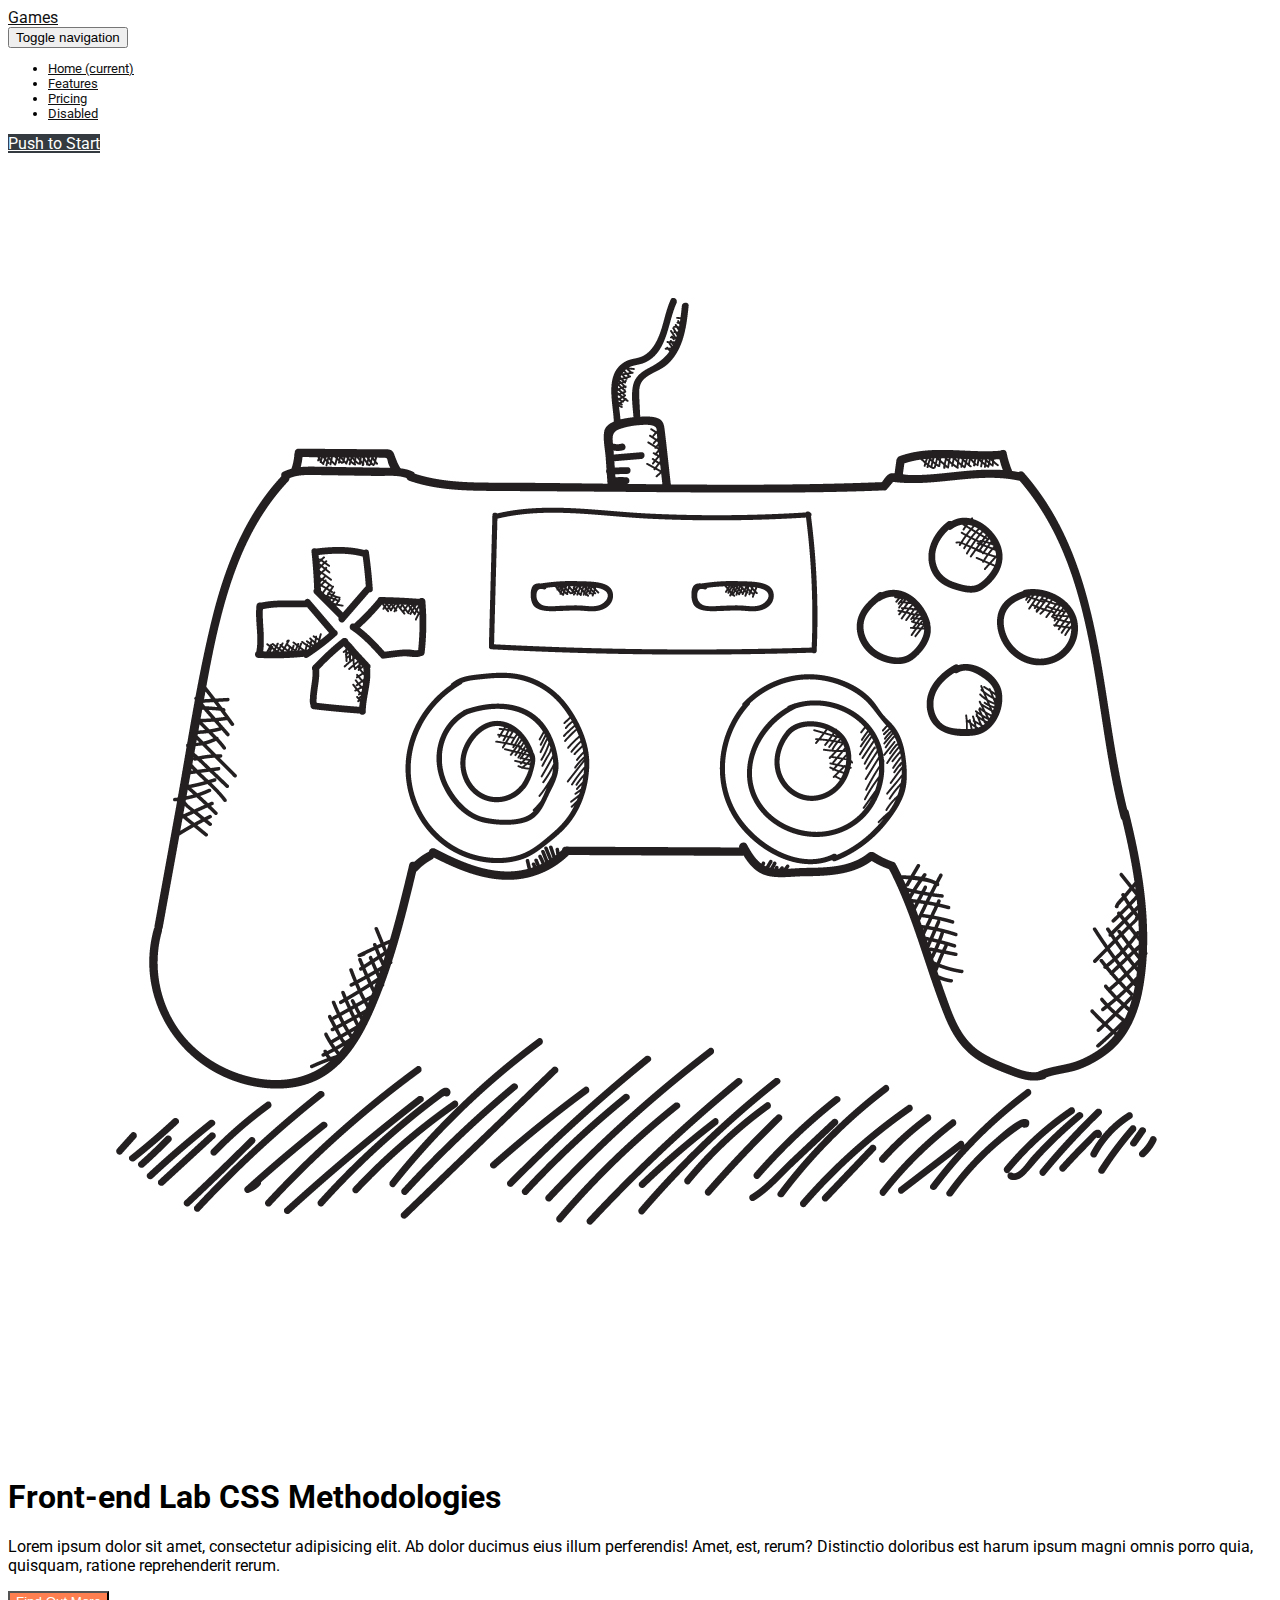
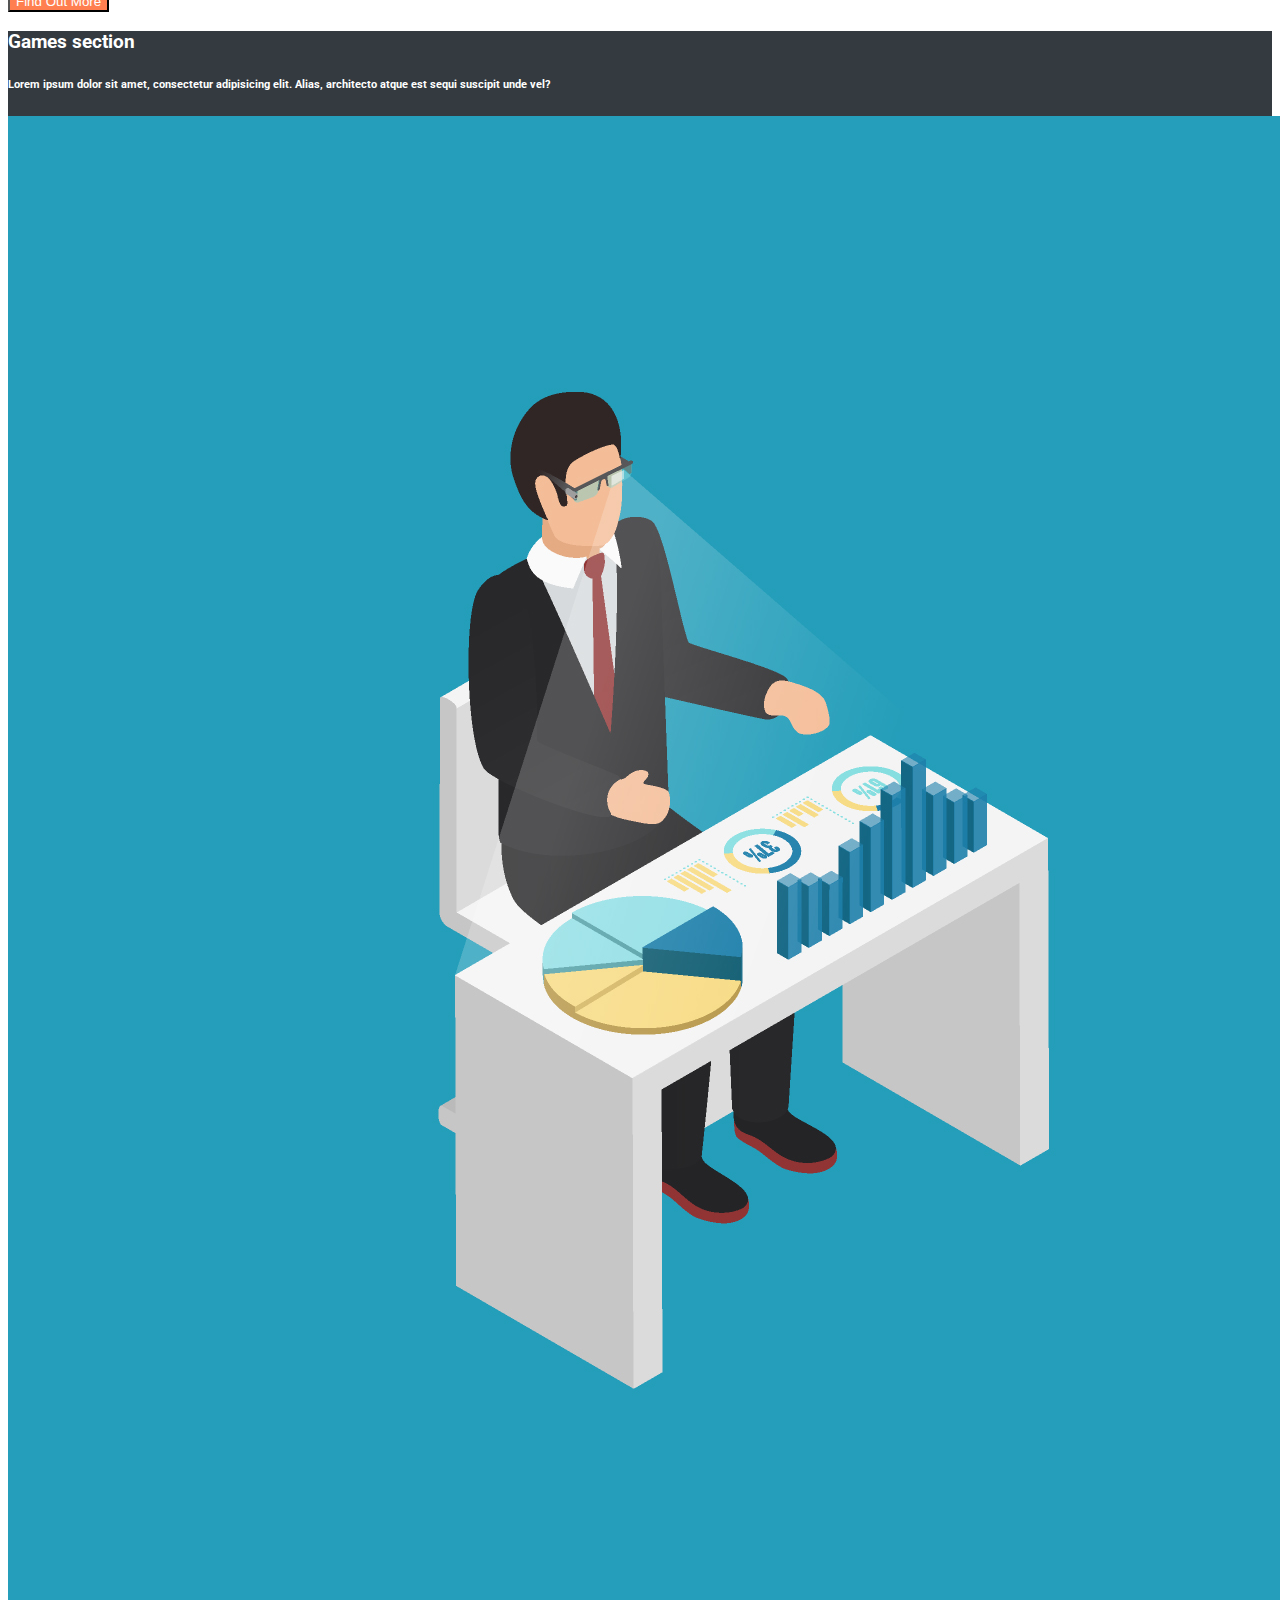
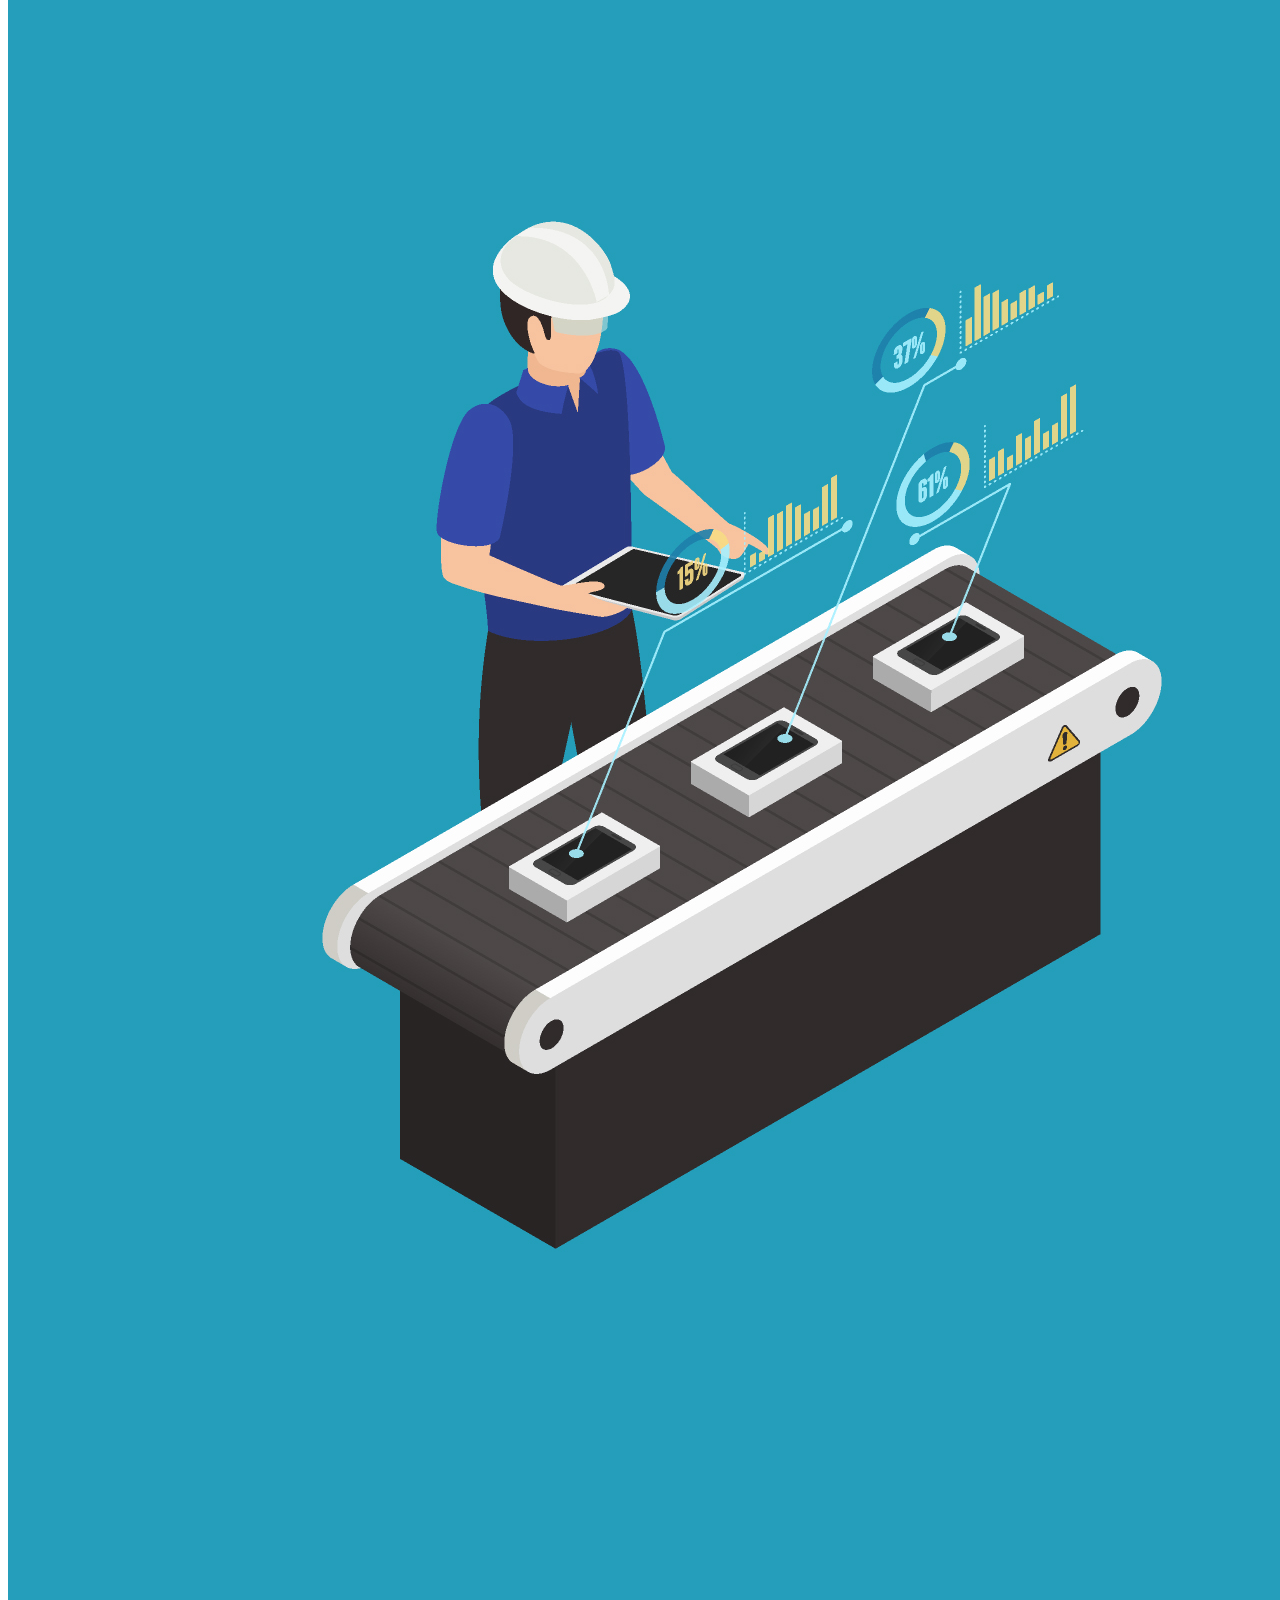
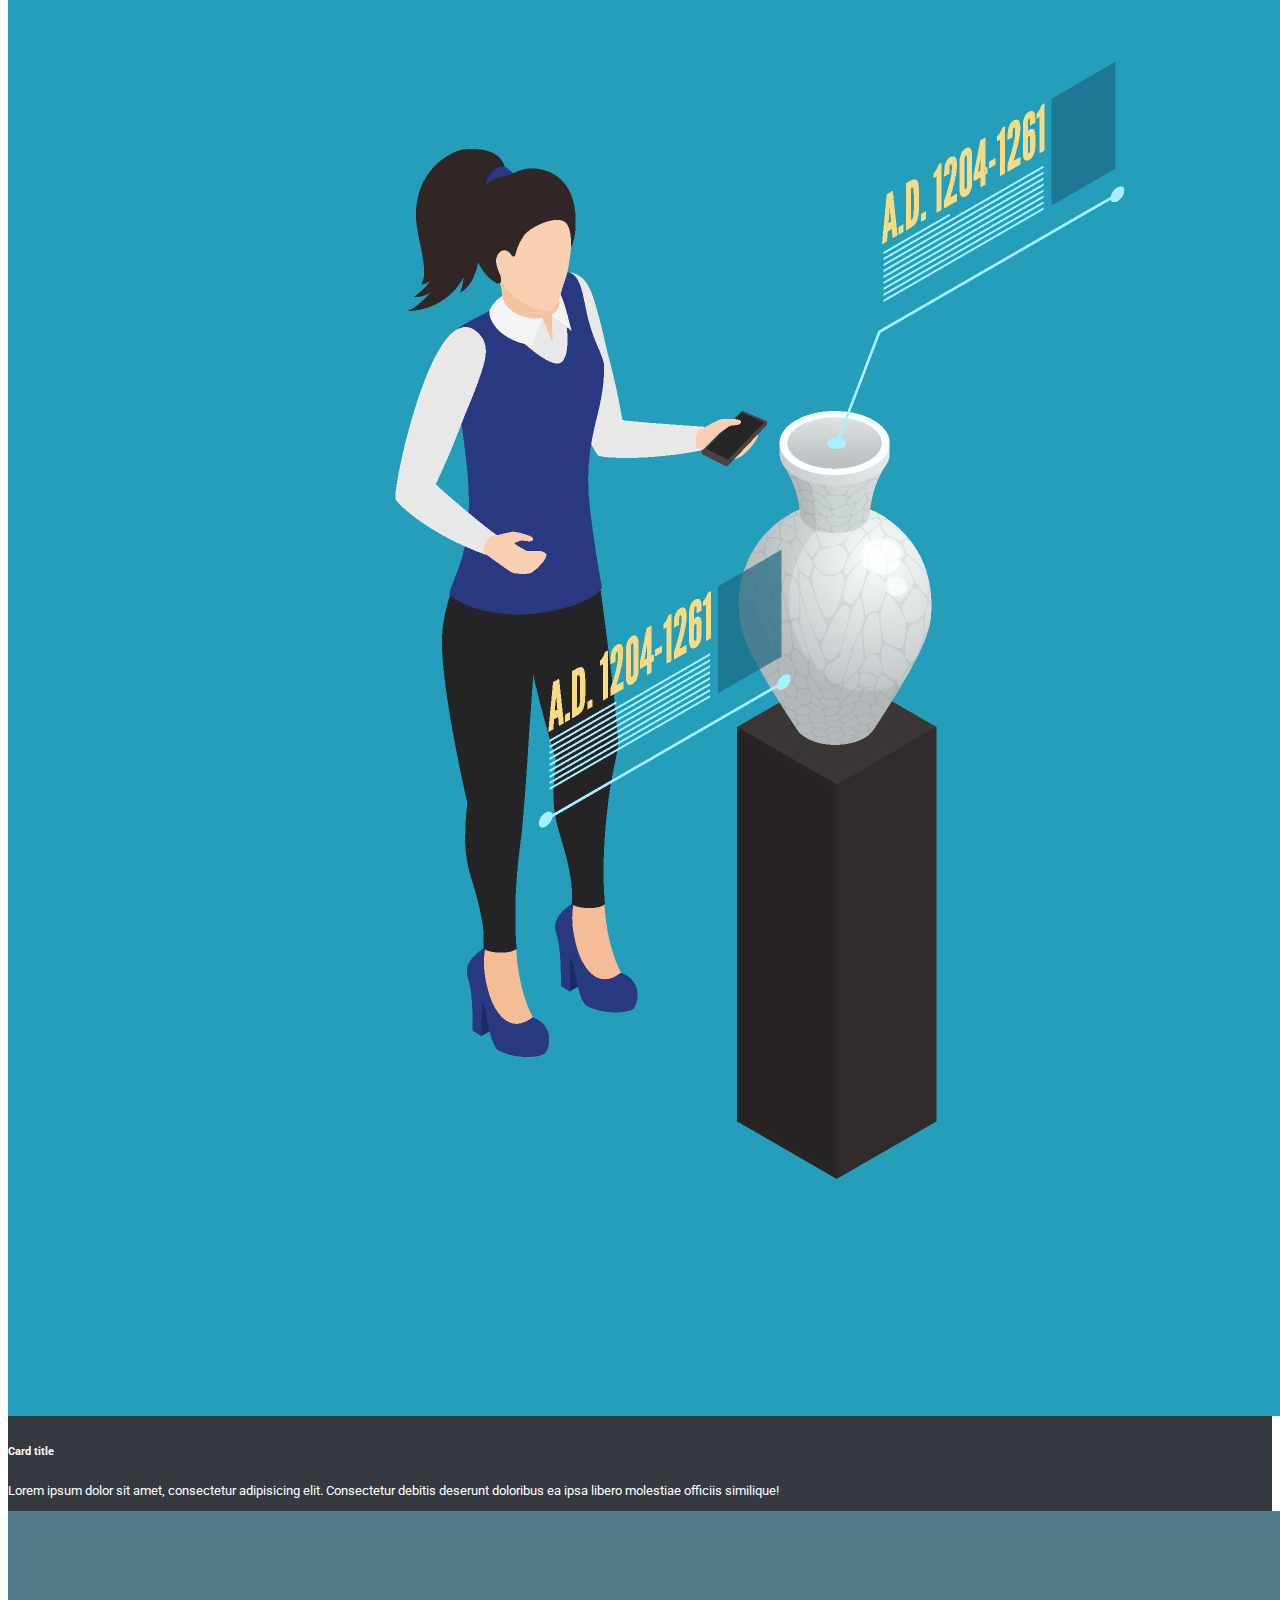
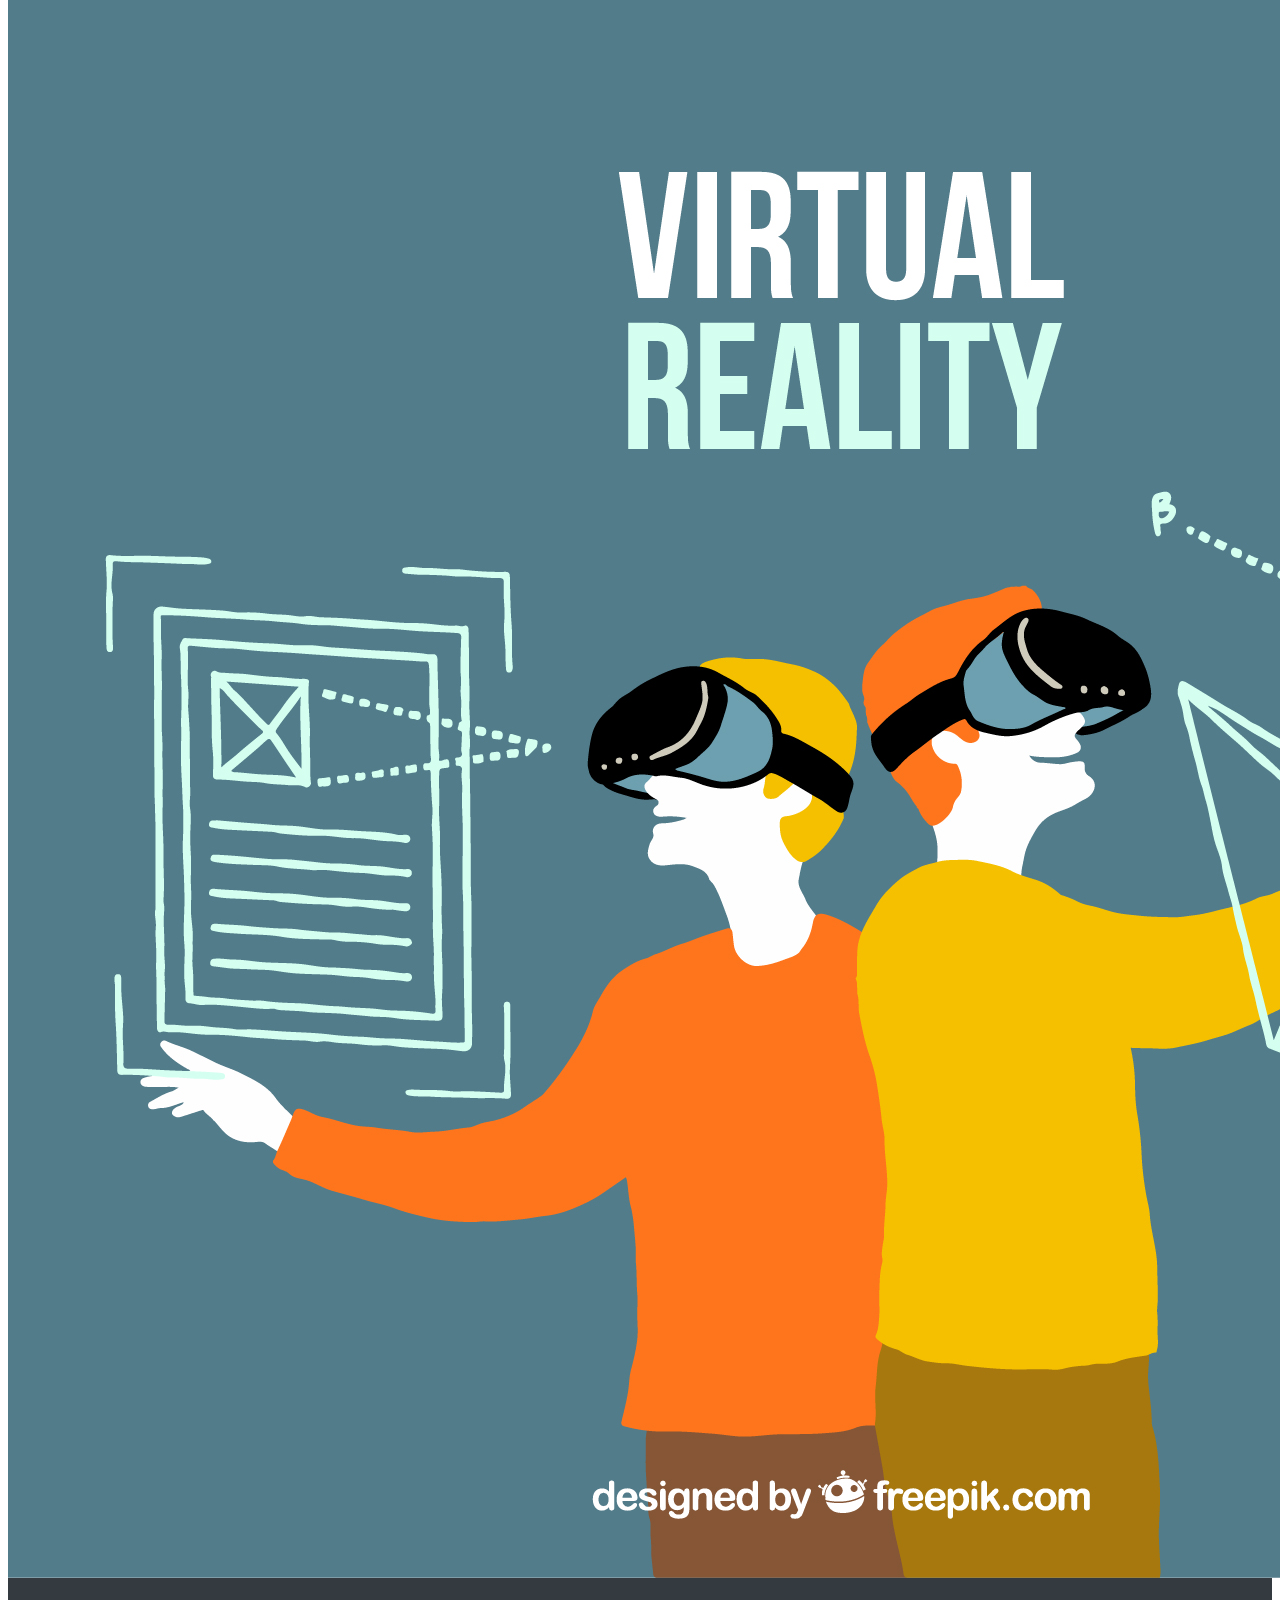
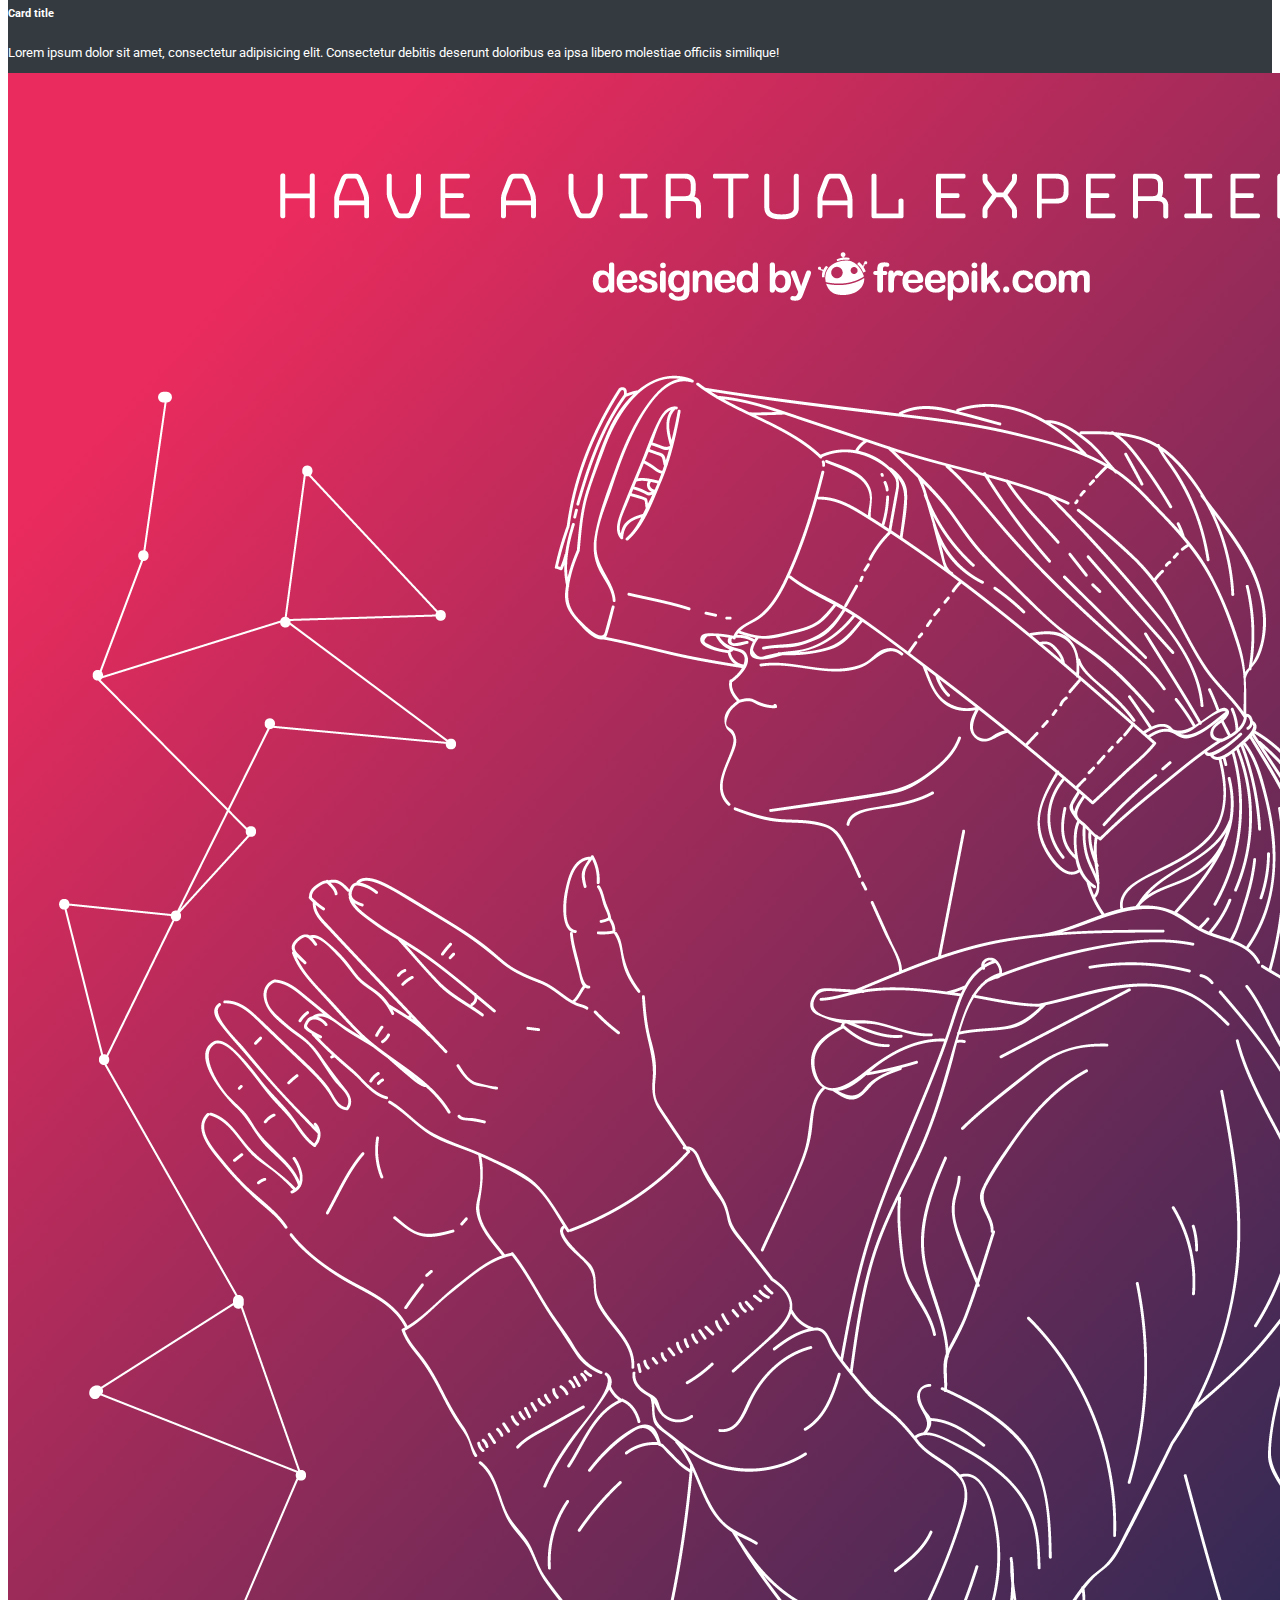
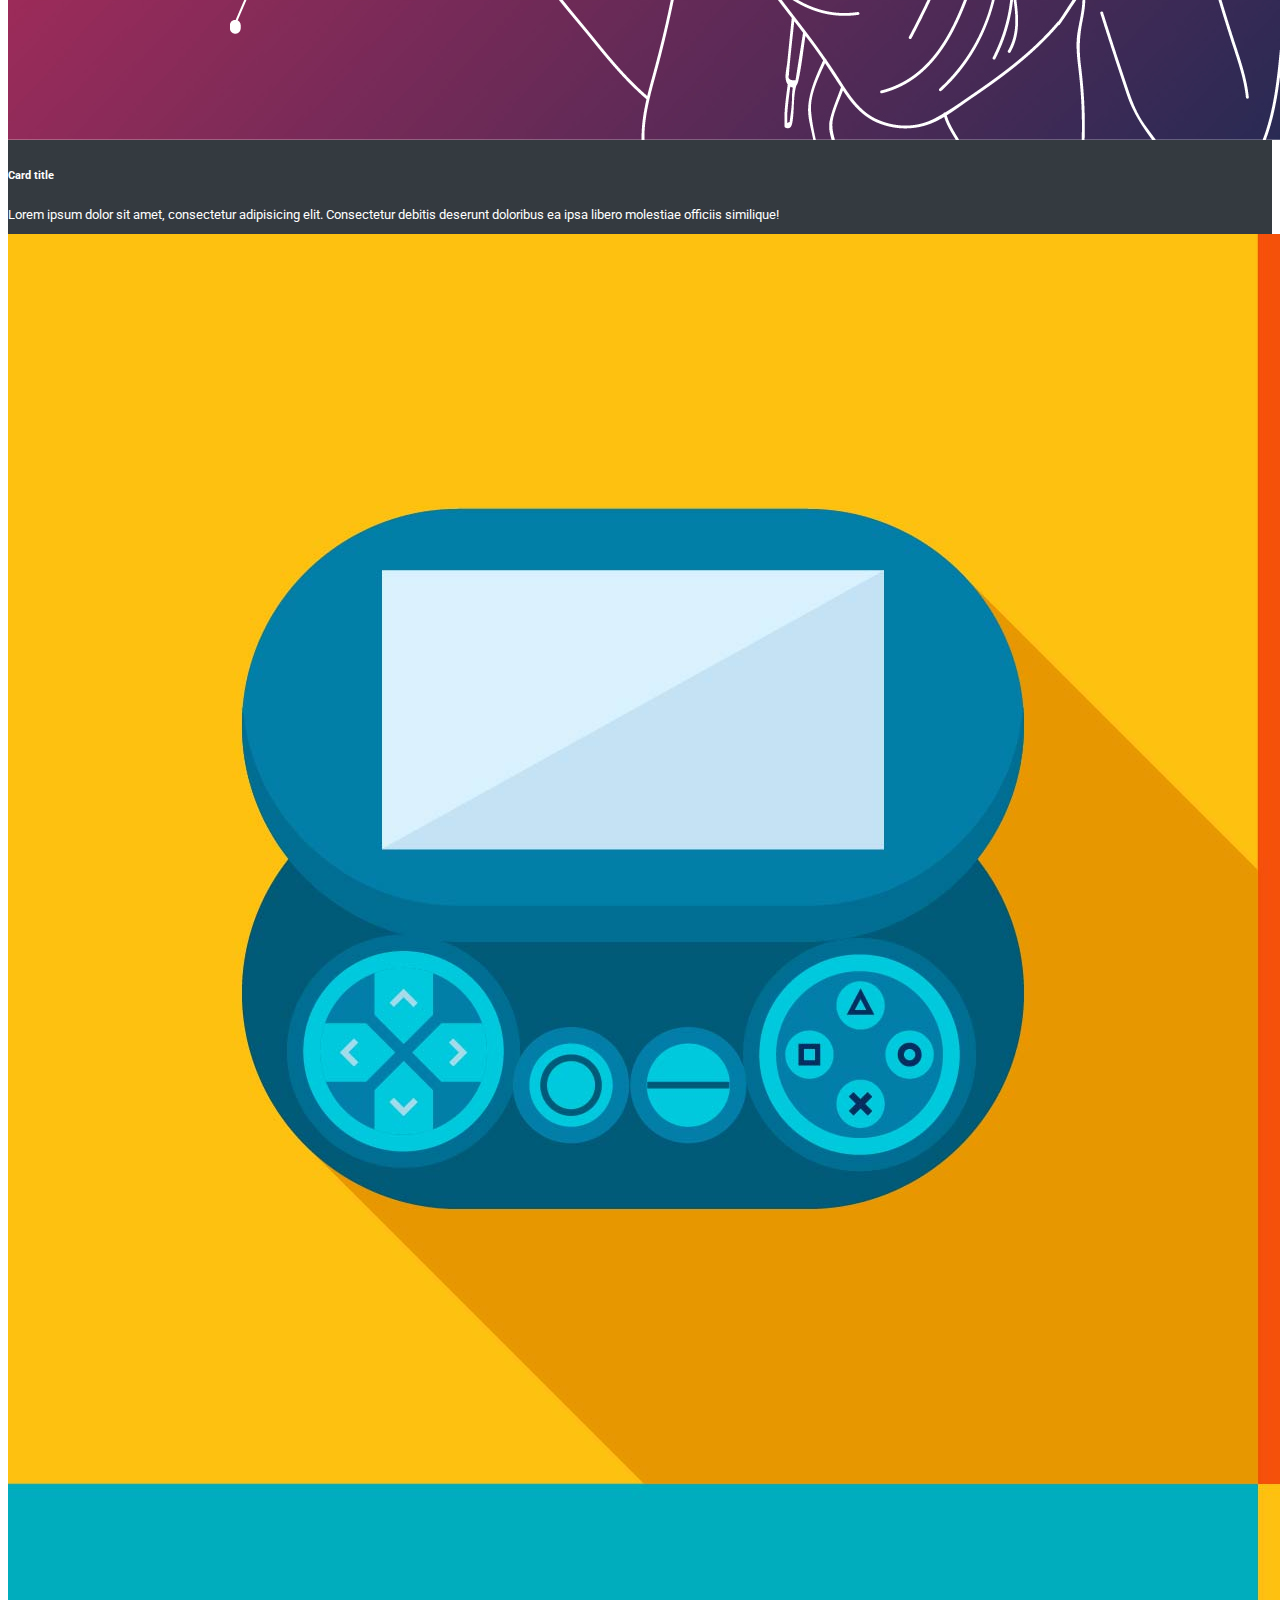
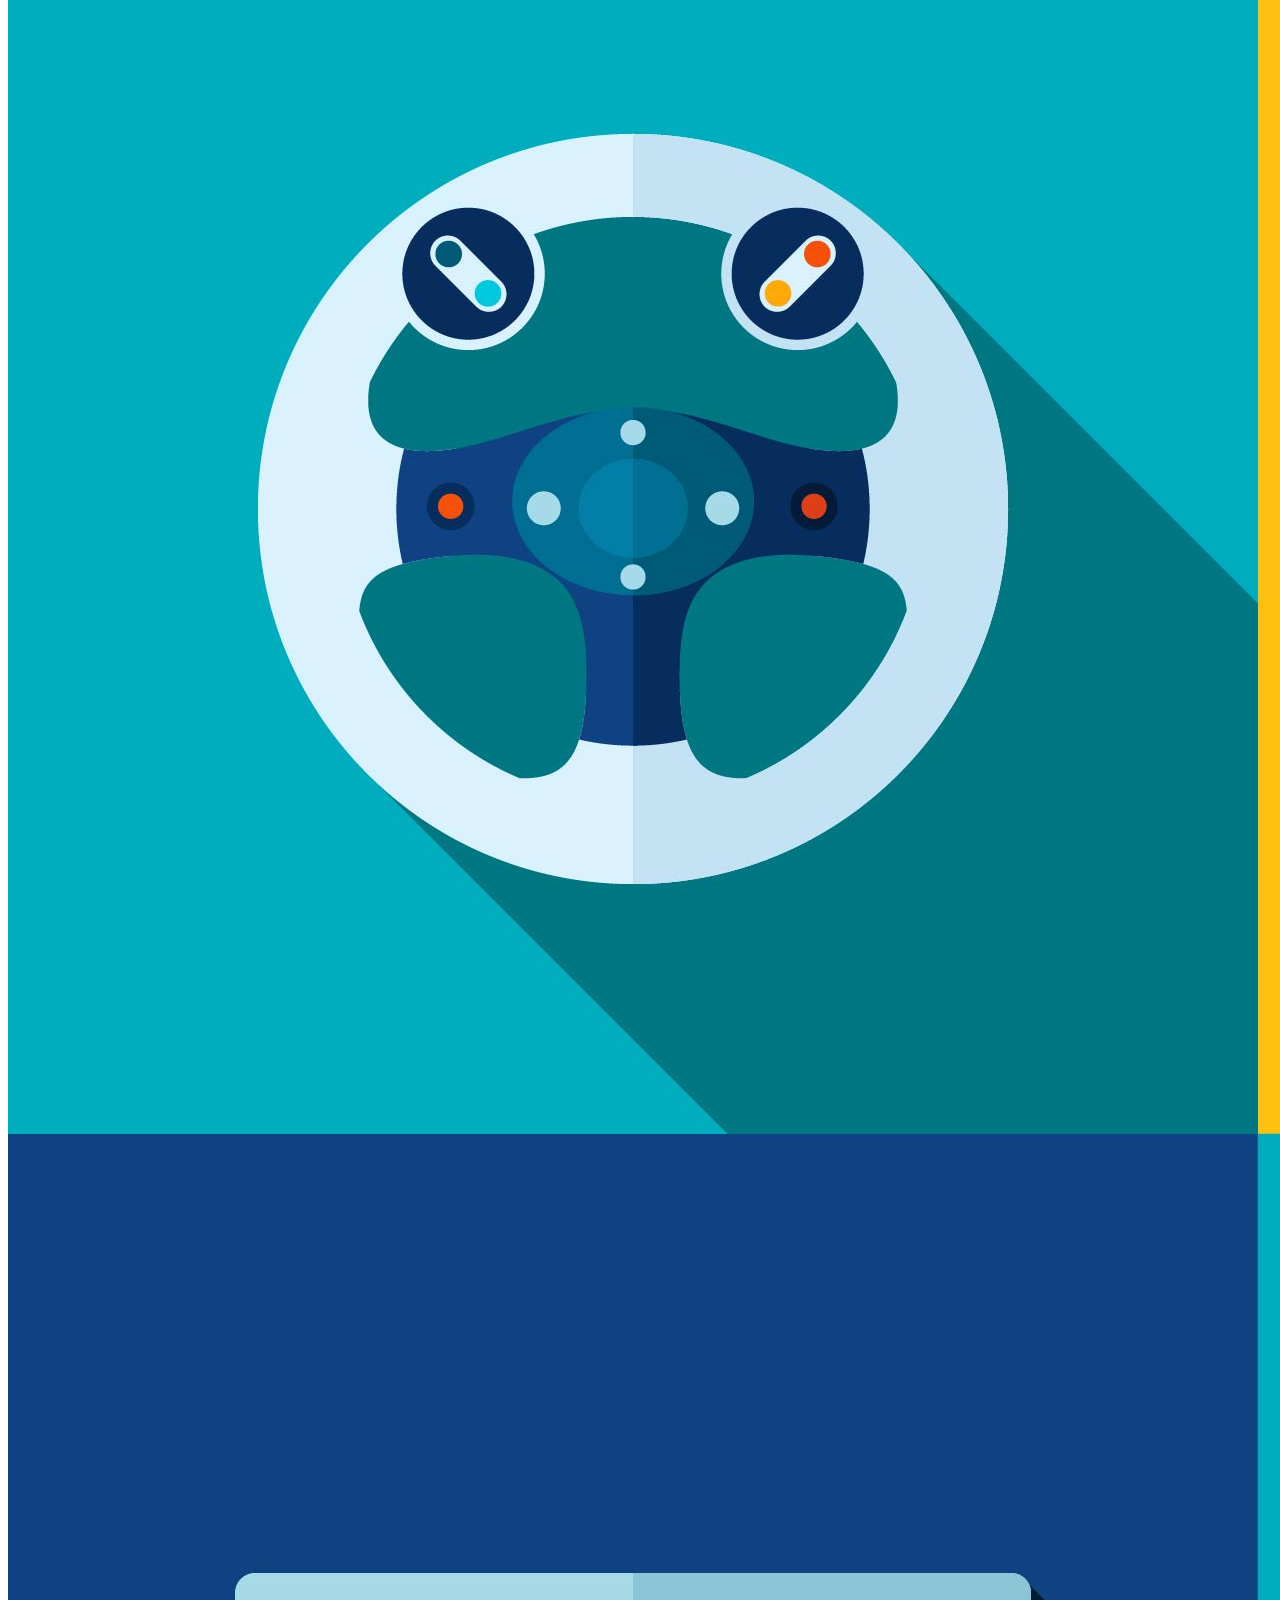
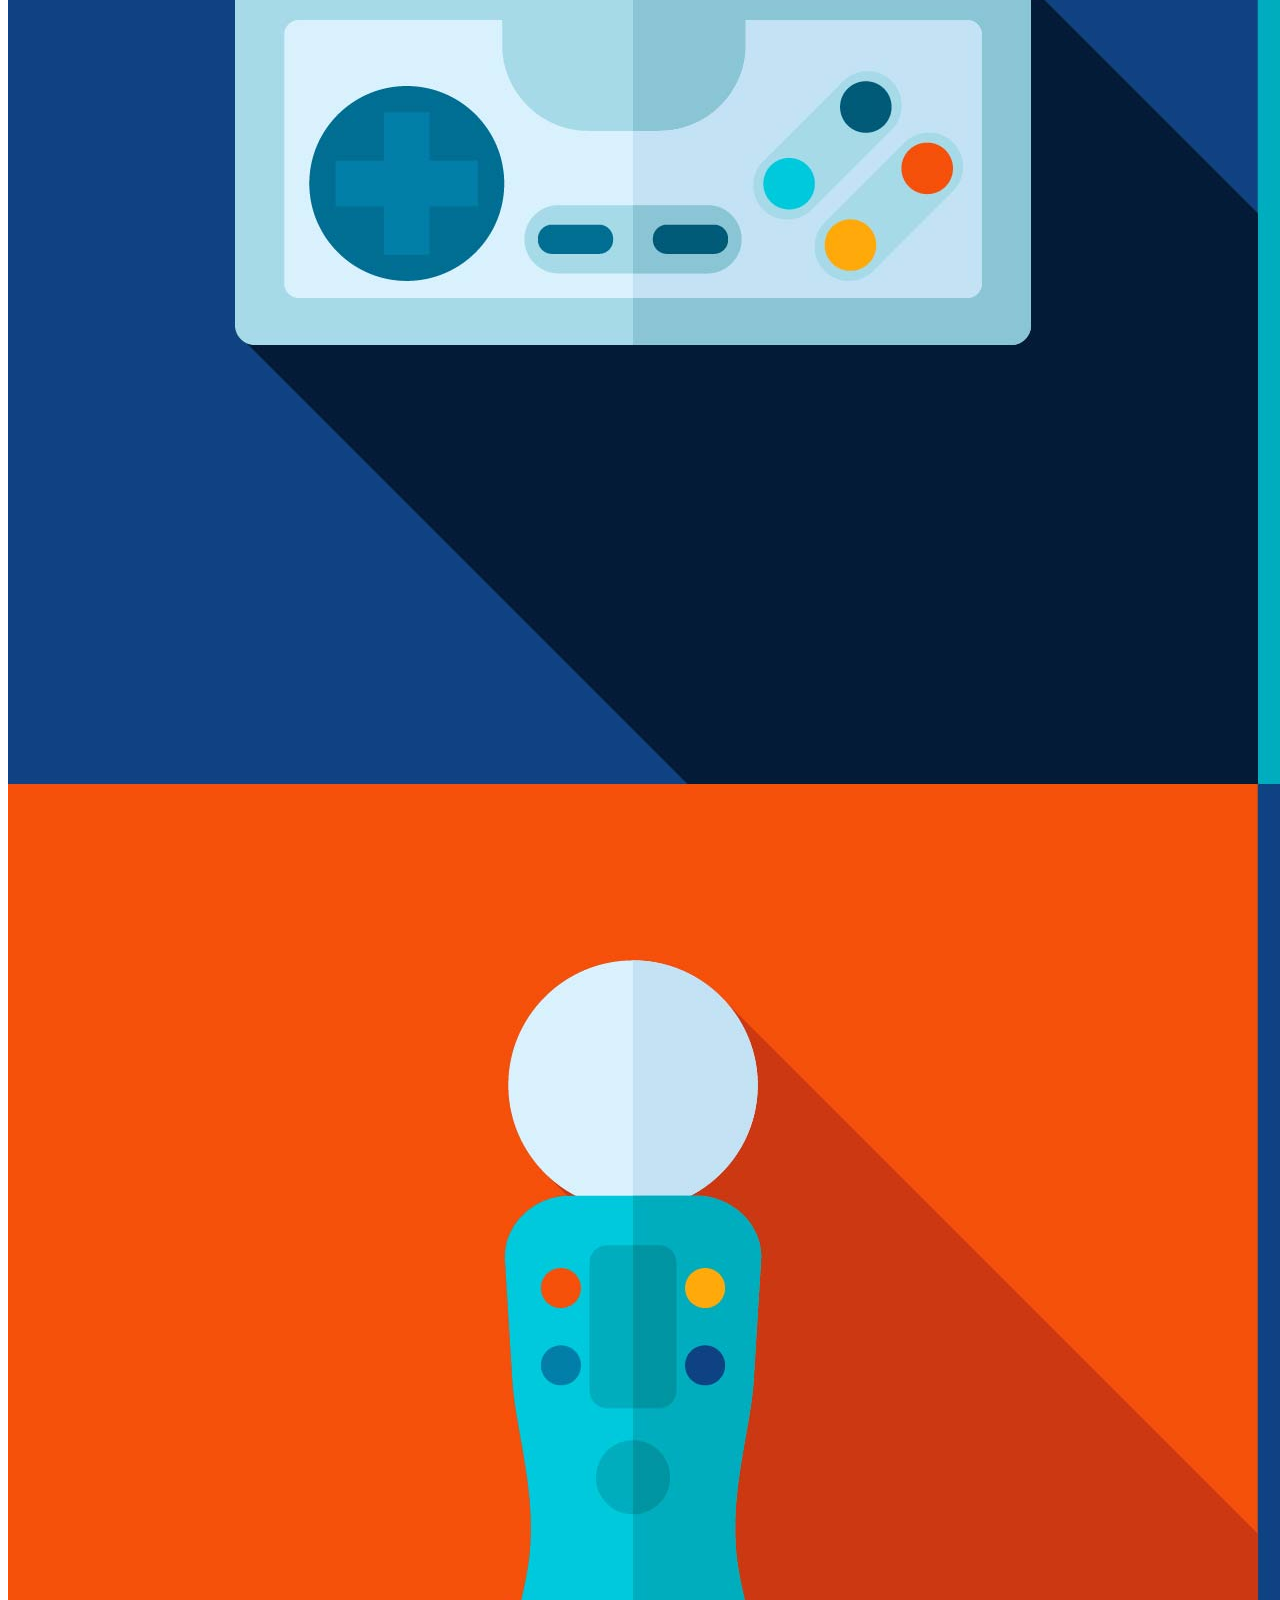
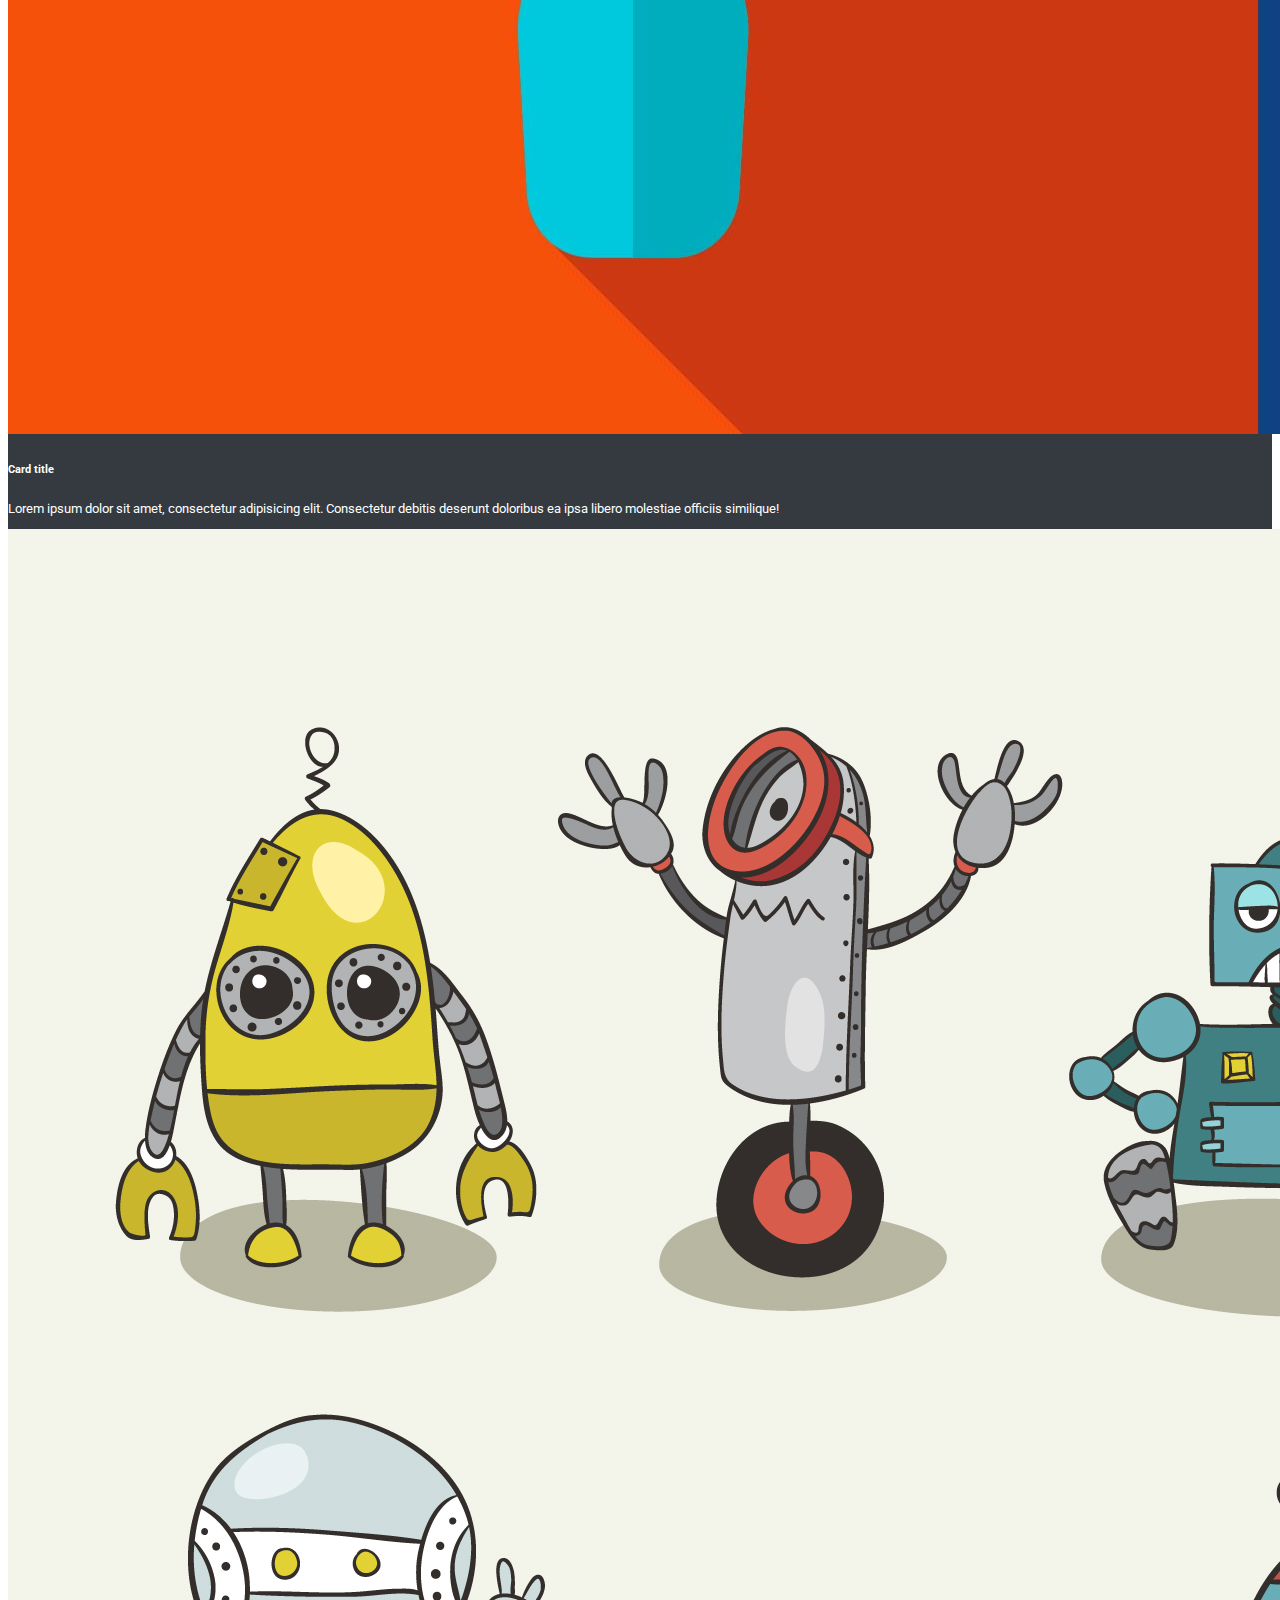
<file: SW_HW13/homework/index.html>
<!DOCTYPE html>
<html lang="zxx">
<head>
    <meta charset="UTF-8">
    <meta http-equiv="X-UA-Compatible" content="IE=edge">
    <meta name="viewport" content="width=device-width, initial-scale=1, shrink-to-fit=no">
    <link rel="preconnect" href="https://fonts.googleapis.com">
    <link rel="preconnect" href="https://fonts.gstatic.com" crossorigin>
    <link href="https://fonts.googleapis.com/css2?family=Roboto&display=swap" rel="stylesheet">
    <link rel="stylesheet" href="https://cdn.jsdelivr.net/npm/bootstrap@4.6.2/dist/css/bootstrap.min.css" integrity="sha384-xOolHFLEh07PJGoPkLv1IbcEPTNtaed2xpHsD9ESMhqIYd0nLMwNLD69Npy4HI+N" crossorigin="anonymous">
    <link href="./css/style.css"
            rel="stylesheet">
    <title>SW13 Building responsive site with Bootstrap</title>
</head>
<body>
<div class="wrapper">
    <header>
          <nav class="navbar navbar-expand-lg d-lg-flex justify-content-around justify-content-md-between justify-content-lg-around mx-md-3 px-lg-5">
              <div><a href="#" class="navbar-brand clr-black font-weight-bold">Games</a></div>
                  <button type="button" class="navbar-toggle collapsed border-0 float-lg-right d-lg-none" data-toggle="collapse" data-target=".navbar-collapse" aria-expanded="false">
                      <span class="navbar-toggler-icon">
                        <span class="sr-only">Toggle navigation</span>
                        <span class="icon-bar"></span>
                        <span class="icon-bar"></span>
                        <span class="icon-bar"></span>
                      </span>
                  </button>
              <div class="navbar-collapse collapse d-lg-flex justify-content-lg-center">
                  <ul class="navbar-nav text-font-small">
                      <li class="nav-item"><a class="nav-link clr-black font-weight-bold" href="#">Home <span class="sr-only">(current)</span></a></li>
                      <li class="nav-item"><a class="nav-link disabled clr-black" href="#">Features</a></li>
                      <li class="nav-item"><a class="nav-link disabled clr-black" href="#">Pricing</a></li>
                      <li class="nav-item"><a class="nav-link disabled clr-black" href="#">Disabled</a></li>
                  </ul>
              </div>
              <a href="#" class="btn btn-dark clr-white bg-color border-0 d-none d-lg-block float-right float-lg-none">Push to Start</a>
          </nav>
          <div class="container px-lg-5 px-md-0 mx-lg-auto">
              <div class="row">
                  <div class="col-12 col-md-4 col-lg-7 py-md-5 order-md-last">
                      <img src="./assets/hero-5.jpg" alt="header-image" class="img-fluid">
                  </div>
                  <div class="col-12 col-md-8 col-lg-5 my-md-auto">
                      <h1>Front-end Lab CSS Methodologies</h1>
                      <p>
                          Lorem ipsum dolor sit amet, consectetur adipisicing elit. Ab dolor ducimus eius illum perferendis! Amet, est, rerum? Distinctio doloribus est harum ipsum magni omnis porro quia, quisquam, ratione reprehenderit rerum.
                      </p>
                      <button class="btn-secondary clr-white rounded border-0 p-2 mb-5">Find Out More</button>
                  </div>
              </div>
          </div>
    </header>
    <main class="main">
        <section class="section1 bg-color clr-white text-center">
            <div class="container">
                <div class="row">
                    <div class="col-12 mt-5">
                        <h3 class="section1__heading">Games section</h3>
                    </div>
                </div>
                <div class="row mt-3">
                    <div class="col-12">
                        <h6 class="section1__text">Lorem ipsum dolor sit amet, consectetur adipisicing elit. Alias, architecto atque est sequi suscipit unde vel?</h6>
                    </div>
                </div>
                <div class="row mt-4 pb-5">
                    <div class="col-12 col-md-6 col-lg-4">
                        <div class="card bg-color border-0">
                            <img class="card-img-top shadow" src="./assets/card/1.jpg" alt="card1">
                            <div class="card-body mb-5">
                                <h6 class="card-title font-weight-bolder">Card title</h6>
                                <p class="card-text text-font-small">
                                    Lorem ipsum dolor sit amet, consectetur adipisicing elit. Consectetur debitis deserunt doloribus ea ipsa libero molestiae officiis similique!
                                </p>
                            </div>
                        </div>
                    </div>
                    <div class="col-12 col-md-6 col-lg-4">
                        <div class="card bg-color border-0">
                            <img class="card-img-top shadow" src="./assets/card/2.jpg" alt="card2">
                            <div class="card-body mb-5">
                                <h6 class="card-title font-weight-bolder">Card title</h6>
                                <p class="card-text text-font-small">
                                    Lorem ipsum dolor sit amet, consectetur adipisicing elit. Consectetur debitis deserunt doloribus ea ipsa libero molestiae officiis similique!
                                </p>
                            </div>
                        </div>
                    </div>
                    <div class="col-12 col-md-6 col-lg-4">
                        <div class="card bg-color border-0">
                            <img class="card-img-top shadow" src="./assets/card/3.jpg" alt="card3">
                            <div class="card-body mb-5">
                                <h6 class="card-title font-weight-bolder">Card title</h6>
                                <p class="card-text text-font-small">
                                    Lorem ipsum dolor sit amet, consectetur adipisicing elit. Consectetur debitis deserunt doloribus ea ipsa libero molestiae officiis similique!
                                </p>
                            </div>
                        </div>
                    </div>
                    <div class="col-12 col-md-6 col-lg-4">
                        <div class="card bg-color border-0">
                            <img class="card-img-top shadow" src="./assets/card/4.jpg" alt="card4">
                            <div class="card-body mb-5">
                                <h6 class="card-title font-weight-bolder">Card title</h6>
                                <p class="card-text text-font-small">
                                    Lorem ipsum dolor sit amet, consectetur adipisicing elit. Consectetur debitis deserunt doloribus ea ipsa libero molestiae officiis similique!
                                </p>
                            </div>
                        </div>
                    </div>
                    <div class="col-12 col-md-6 col-lg-4">
                        <div class="card bg-color border-0">
                            <img class="card-img-top shadow" src="./assets/card/5.jpg" alt="card5">
                            <div class="card-body mb-5">
                                <h6 class="card-title font-weight-bolder">Card title</h6>
                                <p class="card-text text-font-small">
                                    Lorem ipsum dolor sit amet, consectetur adipisicing elit. Consectetur debitis deserunt doloribus ea ipsa libero molestiae officiis similique!
                                </p>
                            </div>
                        </div>
                    </div>
                    <div class="col-12 col-md-6 col-lg-4">
                        <div class="card bg-color border-0">
                            <img class="card-img-top shadow" src="./assets/card/6.jpg" alt="card6">
                            <div class="card-body mb-5">
                                <h6 class="card-title font-weight-bolder">Card title</h6>
                                <p class="card-text text-font-small">
                                    Lorem ipsum dolor sit amet, consectetur adipisicing elit. Consectetur debitis deserunt doloribus ea ipsa libero molestiae officiis similique!
                                </p>
                            </div>
                        </div>
                    </div>
                </div>
            </div>
        </section>
        <section class="section2 clr-black text-center">
            <div class="container">
                <div class="row">
                    <div class="col-12 mt-5">
                        <h3 class="section2__heading">Games section</h3>
                    </div>
                </div>
                <div class="row mt-3">
                    <div class="col-12">
                        <h6 class="section2__text">Lorem ipsum dolor sit amet, consectetur adipisicing elit. Alias, architecto atque est sequi suscipit unde vel?</h6>
                    </div>
                </div>
                <div class="row mt-4">
                    <div class="col-12 col-md-6 col-lg-6">
                        <div class="card border-0">
                            <img class="card-img-top shadow" src="./assets/card/7.jpg" alt="card7">
                            <div class="card-body mb-5">
                                <h6 class="card-title font-weight-bold">Card title</h6>
                                <p class="card-text text-font-small">
                                    Lorem ipsum dolor sit amet, consectetur adipisicing elit. Consectetur debitis deserunt doloribus ea ipsa libero molestiae officiis similique!
                                </p>
                            </div>
                        </div>
                    </div>
                    <div class="col-12 col-md-6 col-lg-6">
                        <div class="card border-0">
                            <img class="card-img-top shadow" src="./assets/card/8.jpg" alt="card8">
                            <div class="card-body mb-5">
                                <h6 class="card-title font-weight-bold">Card title</h6>
                                <p class="card-text text-font-small">
                                    Lorem ipsum dolor sit amet, consectetur adipisicing elit. Consectetur debitis deserunt doloribus ea ipsa libero molestiae officiis similique!
                                </p>
                            </div>
                        </div>
                    </div>
                    <div class="col-12 col-md-6 col-lg-6">
                        <div class="card border-0">
                            <img class="card-img-top shadow" src="./assets/card/9.jpg" alt="card9">
                            <div class="card-body mb-5">
                                <h6 class="card-title font-weight-bold">Card title</h6>
                                <p class="card-text text-font-small">
                                    Lorem ipsum dolor sit amet, consectetur adipisicing elit. Consectetur debitis deserunt doloribus ea ipsa libero molestiae officiis similique!
                                </p>
                            </div>
                        </div>
                    </div>
                    <div class="col-12 col-md-6 col-lg-6">
                        <div class="card border-0">
                            <img class="card-img-top shadow" src="./assets/card/10.jpg" alt="card10">
                            <div class="card-body mb-5">
                                <h6 class="card-title font-weight-bold">Card title</h6>
                                <p class="card-text text-font-small">
                                    Lorem ipsum dolor sit amet, consectetur adipisicing elit. Consectetur debitis deserunt doloribus ea ipsa libero molestiae officiis similique!
                                </p>
                            </div>
                        </div>
                    </div>
                    <div class="col-12 col-md-6 col-lg-6">
                        <div class="card border-0">
                            <img class="card-img-top shadow" src="./assets/card/11.jpg" alt="card11">
                            <div class="card-body mb-5">
                                <h6 class="card-title font-weight-bold">Card title</h6>
                                <p class="card-text text-font-small">
                                    Lorem ipsum dolor sit amet, consectetur adipisicing elit. Consectetur debitis deserunt doloribus ea ipsa libero molestiae officiis similique!
                                </p>
                            </div>
                        </div>
                    </div>
                    <div class="col-12 col-md-6 col-lg-6">
                        <div class="card border-0">
                            <img class="card-img-top shadow" src="./assets/card/12.jpg" alt="card12">
                            <div class="card-body mb-5">
                                <h6 class="card-title font-weight-bold">Card title</h6>
                                <p class="card-text text-font-small">
                                    Lorem ipsum dolor sit amet, consectetur adipisicing elit. Consectetur debitis deserunt doloribus ea ipsa libero molestiae officiis similique!
                                </p>
                            </div>
                        </div>
                    </div>
                </div>
            </div>
        </section>
    </main>
    <footer class="footer clr-white bg-color">
        <div class="container">
            <div class="row pt-5">
                <div class="col-12 col-lg-6">
                    <h6 class="footer-heading">Subscribe</h6>
                    <p class="footer-text text-font-small">
                        Lorem ipsum dolor sit amet, consectetur adipisicing elit. Amet asperiores consequatur, cum deleniti.
                    </p>
                </div>
                <div class="col-12 col-lg-6 mb-0">
                    <form>
                        <label for="email"></label><input class="col-12 my-1 rounded border-0" type="email" name="email" id="email" placeholder="Email Address">
                        <button class="btn-secondary col-12 mb-1 rounded border-0">Subscribe</button>
                    </form>
                </div>
            </div>
            <div class="row text-center text-font-small">
                <div class="col-12 my-3">
                    &copy;2021 Front-end Lab
                </div>
            </div>
        </div>
    </footer>
</div>

<script src="https://cdn.jsdelivr.net/npm/jquery@3.5.1/dist/jquery.slim.min.js" integrity="sha384-DfXdz2htPH0lsSSs5nCTpuj/zy4C+OGpamoFVy38MVBnE+IbbVYUew+OrCXaRkfj" crossorigin="anonymous"></script>
<script src="https://cdn.jsdelivr.net/npm/bootstrap@4.6.2/dist/js/bootstrap.bundle.min.js" integrity="sha384-Fy6S3B9q64WdZWQUiU+q4/2Lc9npb8tCaSX9FK7E8HnRr0Jz8D6OP9dO5Vg3Q9ct" crossorigin="anonymous"></script>
</body>
</html>
</file>
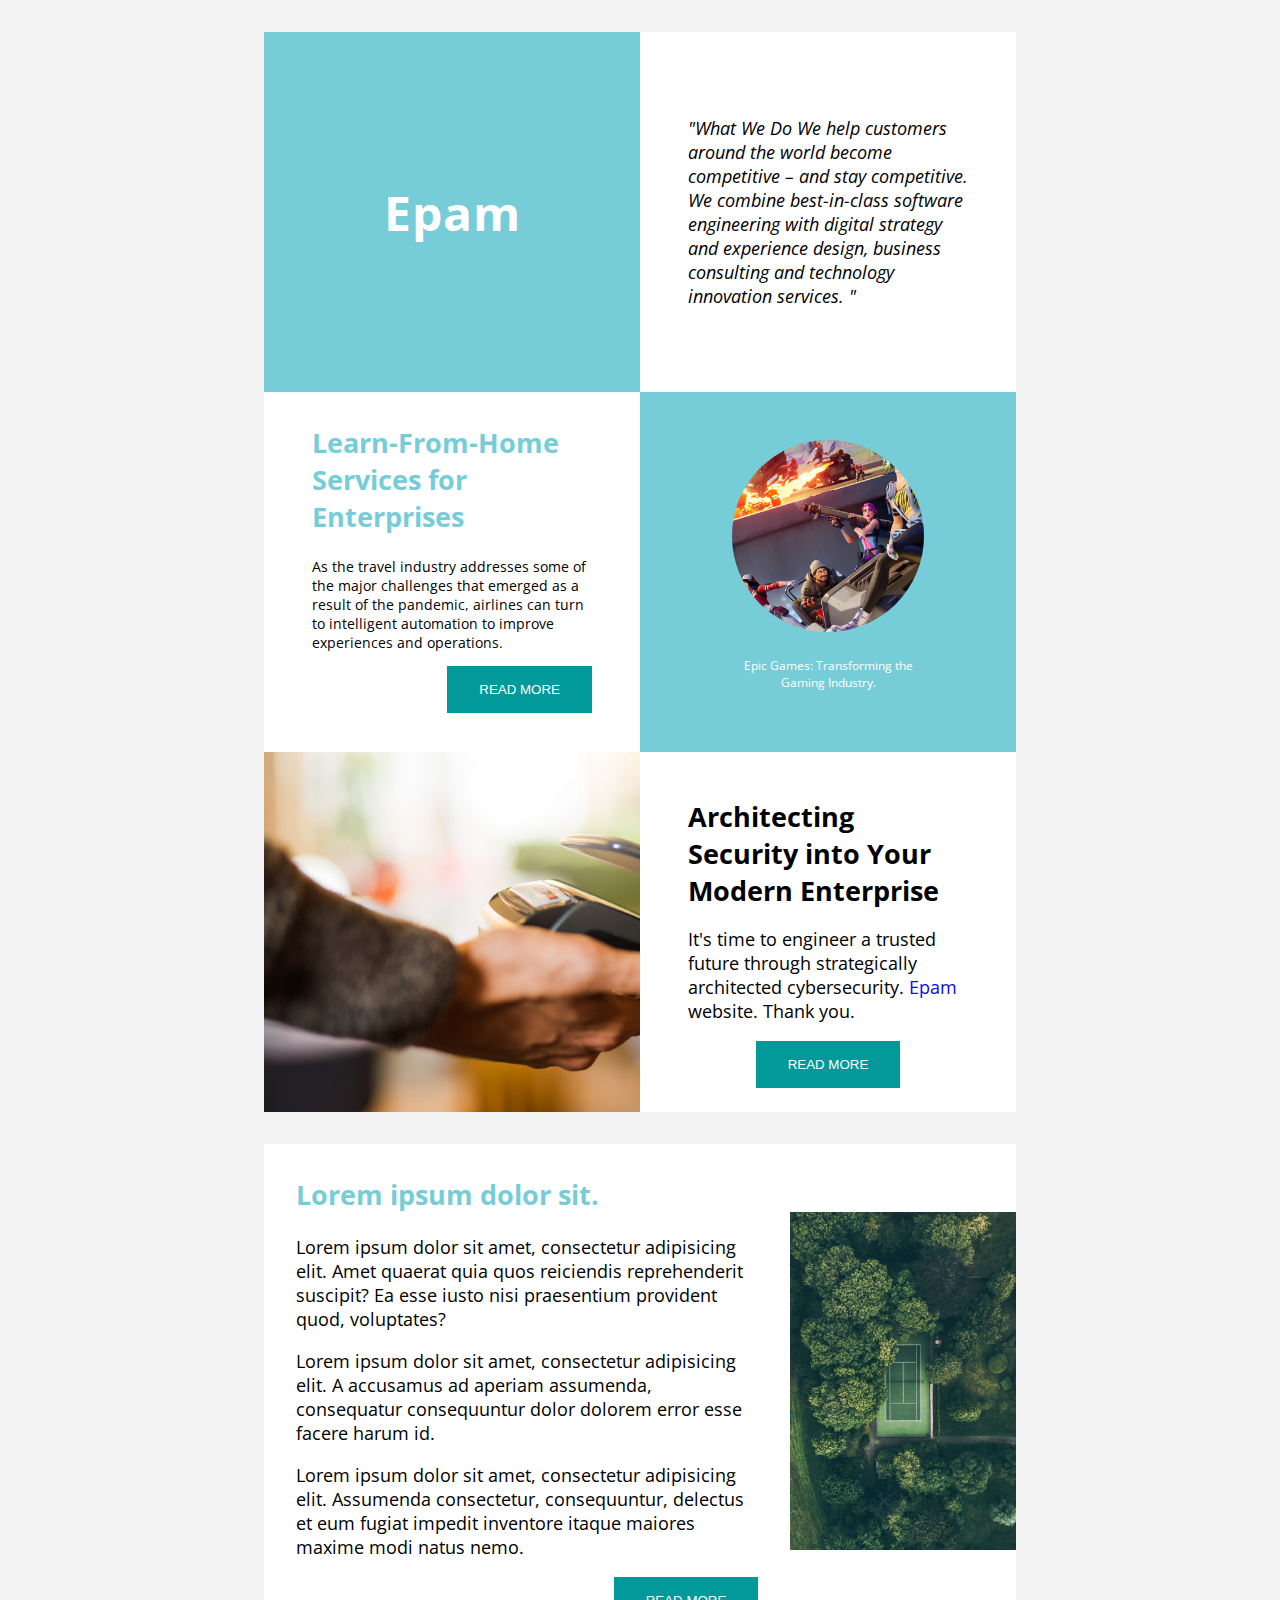
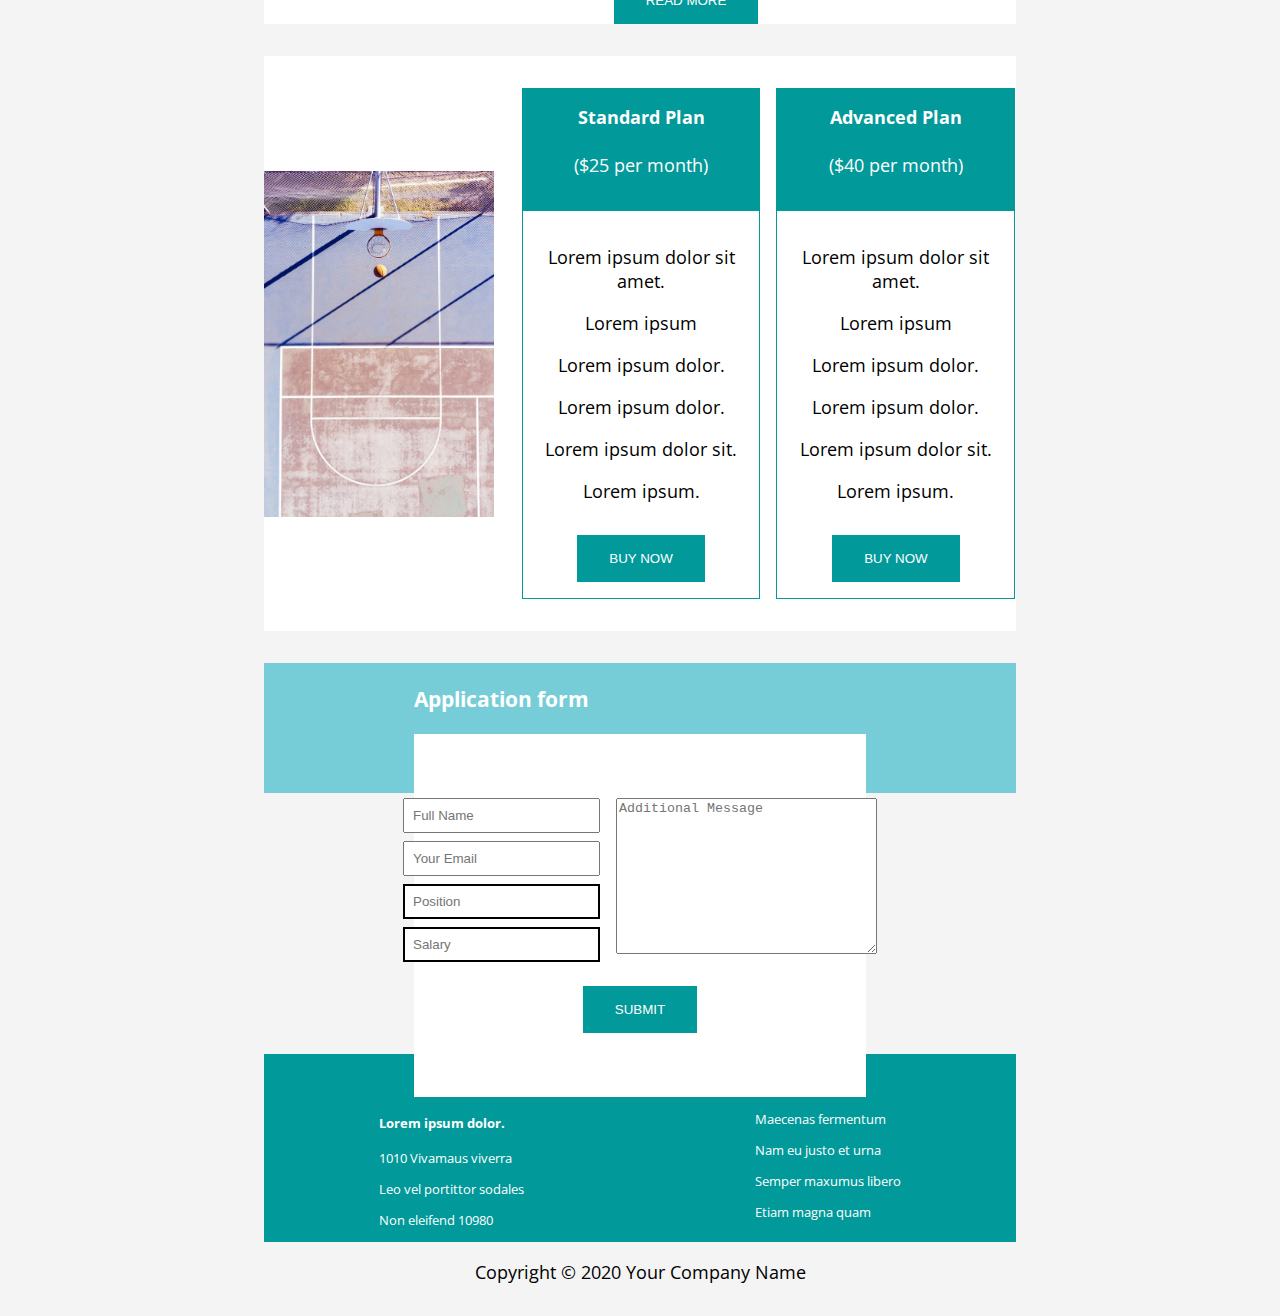
<file: SW_HW14/homework/index.html>
<!DOCTYPE html>
<html lang="zxx">
  <head>
    <meta charset="utf-8">
    <meta name="viewport" content="width=device-width, initial-scale=1">
    <title>Flexbox</title>
      <link rel="stylesheet" href="https://fonts.googleapis.com/css?family=Open+Sans:300,400">
      <link rel="stylesheet" href="css/style.css">
  </head>
  <body>
    <div class="wrapper">
      <header>
      </header>
      <main>
        <section class="section1">
          <h6 class="empty-heading">.</h6>
          <article class="section1__article bg-color-blue clr-white">
            <h2 class="fs-lg letter-spacing-1">Epam</h2>
            <p></p>
          </article>
          <article class="section1__article section1__article2 italic bg-color-white">
            <h6 class="empty-heading">.</h6>
            <p class="section1__article2-paragraph">"What We Do We help customers around the world become competitive – and stay competitive.  We combine best-in-class software engineering with digital strategy and experience design, business consulting and technology innovation services. "</p>
          </article>
          <article class="section1__article bg-color-white">
            <div class="section1__article3-wrapper">
              <h2 class="clr-blue">Learn-From-Home Services for Enterprises</h2>
              <p class="fs-md">As the travel industry addresses some of the major challenges that emerged as a result of the pandemic, airlines
                can turn to intelligent automation to improve experiences and operations.</p>
              <button class="section1__button section1__button1" type="button">Read more</button>
            </div>
          </article>
          <article class="section1__article section1__article4 bg-color-blue clr-white">
            <h6 class="empty-heading">.</h6>
            <img class="section1__article4-img"
              src="./img/image-04.jpg" alt="image04">
            <p class="section1__article4-paragraph fs-sm">Epic Games: Transforming the Gaming Industry.</p>
          </article>
          <article class="section1__article section1__article5">
            <h6 class="empty-heading">.</h6>
          </article>
          <article class="section1__article bg-color-white">
            <h6 class="empty-heading">.</h6>
            <div class="section1__article6-wrapper">
              <h2 class="mb-0">Architecting Security into Your Modern Enterprise</h2>
              <p>It's time to engineer a trusted future through strategically architected cybersecurity. <span class="clr-darkblue">Epam</span>
                website. Thank you.</p>
              <button class="section1__button" type="button">Read more</button>
            </div>
          </article>
        </section>
        <section class="section2 bg-color-white">
          <h6 class="empty-heading">.</h6>
          <div class="section2__article-wrapper">
            <article class="section2__article">
              <h2 class="clr-blue">Lorem ipsum dolor sit.</h2>
              <p class="section2__paragraph">Lorem ipsum dolor sit amet, consectetur adipisicing elit. Amet quaerat quia quos reiciendis reprehenderit suscipit? Ea esse iusto nisi praesentium provident quod, voluptates?</p>
              <p class="section2__paragraph">Lorem ipsum dolor sit amet, consectetur adipisicing elit. A accusamus ad aperiam assumenda, consequatur consequuntur dolor dolorem error esse facere harum id.</p>
              <p class="section2__paragraph">Lorem ipsum dolor sit amet, consectetur adipisicing elit. Assumenda consectetur, consequuntur, delectus et eum fugiat impedit inventore itaque maiores maxime modi natus nemo.</p>
              <button class="section2__button" type="button">Read more</button>
            </article>
          </div>
          <div class="section2__article-wrapper">
            <article>
              <h6 class="empty-heading">.</h6>
              <img class="section2__img" src="./img/image-02.jpg" alt="image2">
            </article>
          </div>
        </section>
        <section class="section3 bg-color-white">
          <h6 class="empty-heading">.</h6>
          <div class="section3__article-wrapper">
            <img class="section3__img" src="./img/image-03.jpg" alt="image3">
          </div>
          <div class="section3__article-wrapper">
            <article class="section3__article section3__article2">
              <h6 class="empty-heading">.</h6>
              <div class="section3__card">
                <div class="section3__card-header clr-white bg-color-emerald">
                  <h4 class="mt-0">Standard Plan</h4>
                  <p>($25 per month)</p>
                </div>
                <div class="section3__card-body">
                  <p class="section3__card-paragraph">Lorem ipsum dolor sit amet.</p>
                  <p class="section3__card-paragraph">Lorem ipsum</p>
                  <p class="section3__card-paragraph">Lorem ipsum dolor.</p>
                  <p class="section3__card-paragraph">Lorem ipsum dolor.</p>
                  <p class="section3__card-paragraph">Lorem ipsum dolor sit.</p>
                  <p class="section3__card-paragraph mb-2">Lorem ipsum.</p>
                  <button class="section3__button">Buy Now</button>
                </div>
              </div>
              <div class="section3__card">
                <div class="section3__card-header clr-white bg-color-emerald">
                  <h4 class="mt-0">Advanced Plan</h4>
                  <p>($40 per month)</p>
                </div>
                <div class="section3__card-body">
                  <p class="section3__card-paragraph">Lorem ipsum dolor sit amet.</p>
                  <p class="section3__card-paragraph">Lorem ipsum</p>
                  <p class="section3__card-paragraph">Lorem ipsum dolor.</p>
                  <p class="section3__card-paragraph">Lorem ipsum dolor.</p>
                  <p class="section3__card-paragraph">Lorem ipsum dolor sit.</p>
                  <p class="section3__card-paragraph mb-2">Lorem ipsum.</p>
                  <button class="section3__button">Buy Now</button>
                </div>
              </div>
              <span class="section3__hidden-text fs-sm"><span class="star-span">*</span> Special discount</span>
            </article>
          </div>
        </section>
        <section class="section4">
          <h6 class="empty-heading">.</h6>
          <div class="section4__article-wrapper">
            <article class="section4__article">
              <div class="section4__article-sub-wrapper">
                <h3 class="section4__heading clr-white">Application form</h3>
                <div class="section4__form-wrapper bg-color-white">
                  <form class="section4__submit-form">
                    <div class="section4__first-div">
                      <div class="section4__input-wrapper">
                        <label for="full-name"></label><input type="text" name="full-name" id="full-name" placeholder="Full Name">
                        <label for="email"></label><input type="email" name="email" id="email" placeholder="Your Email">
                        <label for="position"></label><input class="border-black" type="text" name="position" id="position" placeholder="Position">
                        <label for="salary"></label><input class="border-black" type="number" name="salary" id="salary" placeholder="Salary">
                      </div>
                      <div class="section4__textarea">
                        <label for="additional-message"></label><textarea name="additional-message" id="additional-message" cols="30" rows="10" placeholder="Additional Message"></textarea>
                      </div>
                    </div>
                    <button class="section4__submit-button" type="button">Submit</button>
                  </form>
                </div>
              </div>
            </article>
          </div>
        </section>
      </main>
      <footer class="footer">
        <div class="footer-wrapper clr-white bg-color-emerald">
          <div class="footer-div">
            <h4>Lorem ipsum dolor.</h4>
            <p>1010 Vivamaus viverra</p>
            <p>Leo vel portittor sodales</p>
            <p>Non eleifend 10980</p>
          </div>
          <div class="footer-div">
            <p>Maecenas fermentum</p>
            <p>Nam eu justo et urna</p>
            <p>Semper maxumus libero</p>
            <p>Etiam magna quam</p>
          </div>
        </div>
        <div class="footer-copyright">
          <p>Copyright &copy; 2020 Your Company Name</p>
        </div>
      </footer>
    </div>
  </body>
</html>
</file>
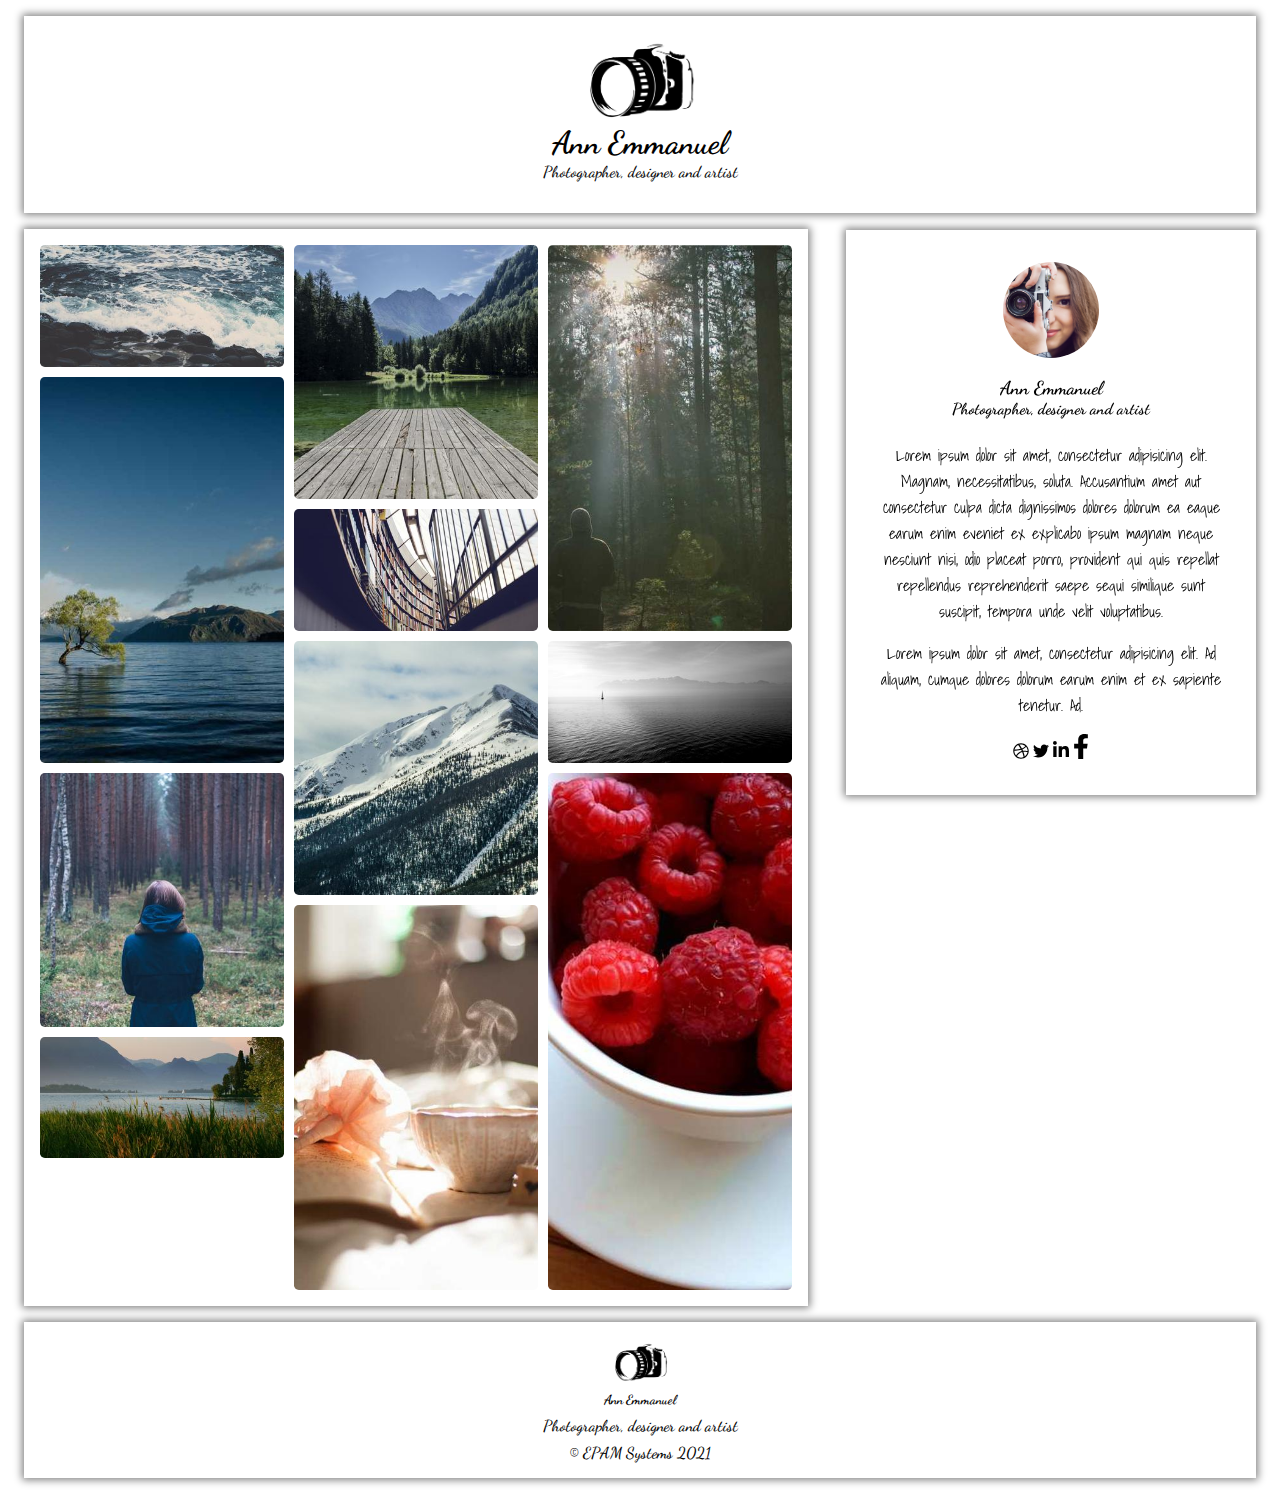
<file: SW_HW15/homework/index.html>
<!DOCTYPE html>
<html lang="zxx">
<head>
  <meta charset="UTF-8">
  <meta http-equiv="X-UA-Compatible" content="IE=edge">
  <meta name="viewport" content="width=device-width, initial-scale=1.0">
  <link rel="preconnect" href="https://fonts.gstatic.com">
  <link href="https://fonts.googleapis.com/css2?family=Dancing+Script&family=Shadows+Into+Light&display=swap" rel="stylesheet">
  <link rel="stylesheet" href="https://cdnjs.cloudflare.com/ajax/libs/font-awesome/4.7.0/css/font-awesome.min.css">  
  <link rel="stylesheet" href="style.css">
  <title>CSS Grid</title>
</head>

<body>
  <div class="wrapper">
    <header class="header">
      <div class="header-wrapper shadowed p1">
        <img src="./images/logo.png" alt="logo image" class="header__logo-img">
        <h1 class="header__heading heading mb-0 mt-0">Ann Emmanuel</h1>
        <p class="header__paragraph paragraph mt-0">Photographer, designer and artist</p>
      </div>
    </header>
    <main class="main-section">
      <div class="section-images-wrapper shadowed">
        <section class="section-images p1">
          <h6 class="empty-heading">.</h6>
          <img src="./images/295-400x200.jpg" alt="image" class="img11 section-images__img">
          <img src="./images/477-400x600.jpg" alt="image" class="img21 section-images__img">
          <img src="./images/786-400x400.jpg" alt="image" class="img31 section-images__img">
          <img src="./images/128-400x200.jpg" alt="image" class="img41 section-images__img">

          <img src="./images/434-400x400.jpg" alt="image" class="img12 section-images__img">
          <img src="./images/444-400x200.jpg" alt="image" class="img22 section-images__img">
          <img src="./images/676-400x400.jpg" alt="image" class="img32 section-images__img">
          <img src="./images/365-400x600.jpg" alt="image" class="img42 section-images__img">

          <img src="./images/51-400x600.jpg" alt="image" class="img13 section-images__img">
          <img src="./images/552-400x200.jpg" alt="image" class="img23 section-images__img">
          <img src="./images/429-400x800.jpg" alt="image" class="img33 section-images__img">
        </section>
      </div>
      <div class="section-bio-wrapper shadowed">
        <section class="section-bio p1">
          <img src="./images/avatar.jpg" alt="section bio avatar" class="section-bio__avatar">
          <h3 class="section-bio__heading heading mb-0">Ann Emmanuel</h3>
          <p class="section-bio__paragraph paragraph mt-0 bold">Photographer, designer and artist</p>
          <p class="section-bio__paragraph mt-05 paragraph-text">Lorem ipsum dolor sit amet, consectetur adipisicing elit. Magnam, necessitatibus, soluta. Accusantium amet aut consectetur culpa dicta dignissimos dolores dolorum ea eaque earum enim eveniet ex explicabo ipsum magnam neque nesciunt nisi, odio placeat porro, provident qui quis repellat repellendus reprehenderit saepe sequi similique sunt suscipit, tempora unde velit voluptatibus.</p>
          <p class="section-bio__paragraph mt-0 paragraph-text">Lorem ipsum dolor sit amet, consectetur adipisicing elit. Ad aliquam, cumque dolores dolorum earum enim et ex sapiente tenetur. Ad.</p>
          <div class="section-bio__social-media-links">
            <div class="section-bio__social-media-div">
              <svg xmlns="http://www.w3.org/2000/svg" viewBox="0 0 512 512"><!--! Font Awesome Pro 6.2.0 by @fontawesome - https://fontawesome.com License - https://fontawesome.com/license (Commercial License) Copyright 2022 Fonticons, Inc. --><path d="M256 8C119.252 8 8 119.252 8 256s111.252 248 248 248 248-111.252 248-248S392.748 8 256 8zm163.97 114.366c29.503 36.046 47.369 81.957 47.835 131.955-6.984-1.477-77.018-15.682-147.502-6.818-5.752-14.041-11.181-26.393-18.617-41.614 78.321-31.977 113.818-77.482 118.284-83.523zM396.421 97.87c-3.81 5.427-35.697 48.286-111.021 76.519-34.712-63.776-73.185-116.168-79.04-124.008 67.176-16.193 137.966 1.27 190.061 47.489zm-230.48-33.25c5.585 7.659 43.438 60.116 78.537 122.509-99.087 26.313-186.36 25.934-195.834 25.809C62.38 147.205 106.678 92.573 165.941 64.62zM44.17 256.323c0-2.166.043-4.322.108-6.473 9.268.19 111.92 1.513 217.706-30.146 6.064 11.868 11.857 23.915 17.174 35.949-76.599 21.575-146.194 83.527-180.531 142.306C64.794 360.405 44.17 310.73 44.17 256.323zm81.807 167.113c22.127-45.233 82.178-103.622 167.579-132.756 29.74 77.283 42.039 142.053 45.189 160.638-68.112 29.013-150.015 21.053-212.768-27.882zm248.38 8.489c-2.171-12.886-13.446-74.897-41.152-151.033 66.38-10.626 124.7 6.768 131.947 9.055-9.442 58.941-43.273 109.844-90.795 141.978z"/></svg>
            </div>
            <div class="section-bio__social-media-div">
              <svg xmlns="http://www.w3.org/2000/svg" viewBox="0 0 512 512"><!--! Font Awesome Pro 6.2.0 by @fontawesome - https://fontawesome.com License - https://fontawesome.com/license (Commercial License) Copyright 2022 Fonticons, Inc. --><path d="M459.37 151.716c.325 4.548.325 9.097.325 13.645 0 138.72-105.583 298.558-298.558 298.558-59.452 0-114.68-17.219-161.137-47.106 8.447.974 16.568 1.299 25.34 1.299 49.055 0 94.213-16.568 130.274-44.832-46.132-.975-84.792-31.188-98.112-72.772 6.498.974 12.995 1.624 19.818 1.624 9.421 0 18.843-1.3 27.614-3.573-48.081-9.747-84.143-51.98-84.143-102.985v-1.299c13.969 7.797 30.214 12.67 47.431 13.319-28.264-18.843-46.781-51.005-46.781-87.391 0-19.492 5.197-37.36 14.294-52.954 51.655 63.675 129.3 105.258 216.365 109.807-1.624-7.797-2.599-15.918-2.599-24.04 0-57.828 46.782-104.934 104.934-104.934 30.213 0 57.502 12.67 76.67 33.137 23.715-4.548 46.456-13.32 66.599-25.34-7.798 24.366-24.366 44.833-46.132 57.827 21.117-2.273 41.584-8.122 60.426-16.243-14.292 20.791-32.161 39.308-52.628 54.253z"/></svg>
            </div>
            <div class="section-bio__social-media-div">
              <svg xmlns="http://www.w3.org/2000/svg" viewBox="0 0 448 512"><!--! Font Awesome Pro 6.2.0 by @fontawesome - https://fontawesome.com License - https://fontawesome.com/license (Commercial License) Copyright 2022 Fonticons, Inc. --><path d="M100.28 448H7.4V148.9h92.88zM53.79 108.1C24.09 108.1 0 83.5 0 53.8a53.79 53.79 0 0 1 107.58 0c0 29.7-24.1 54.3-53.79 54.3zM447.9 448h-92.68V302.4c0-34.7-.7-79.2-48.29-79.2-48.29 0-55.69 37.7-55.69 76.7V448h-92.78V148.9h89.08v40.8h1.3c12.4-23.5 42.69-48.3 87.88-48.3 94 0 111.28 61.9 111.28 142.3V448z"/></svg>
            </div>
            <div class="section-bio__social-media-div">
              <svg xmlns="http://www.w3.org/2000/svg" viewBox="0 0 320 512"><!--! Font Awesome Pro 6.2.0 by @fontawesome - https://fontawesome.com License - https://fontawesome.com/license (Commercial License) Copyright 2022 Fonticons, Inc. --><path d="M279.14 288l14.22-92.66h-88.91v-60.13c0-25.35 12.42-50.06 52.24-50.06h40.42V6.26S260.43 0 225.36 0c-73.22 0-121.08 44.38-121.08 124.72v70.62H22.89V288h81.39v224h100.17V288z"/></svg>
            </div>
          </div>
        </section>
      </div>
    </main>
    <footer class="footer">
      <div class="footer-wrapper shadowed p1">
        <img src="./images/logo.png" alt="logo image" class="footer__logo-img">
        <h5 class="footer__heading heading mb-0 mt-05">Ann Emmanuel</h5>
        <p class="footer__paragraph paragraph mb-0 mt-05">Photographer, designer and artist</p>
        <p class="footer__copyright paragraph mb-0 mt-05">&copy; EPAM Systems 2021</p>
      </div>
    </footer>
  </div>
</body>
</html>
</file>
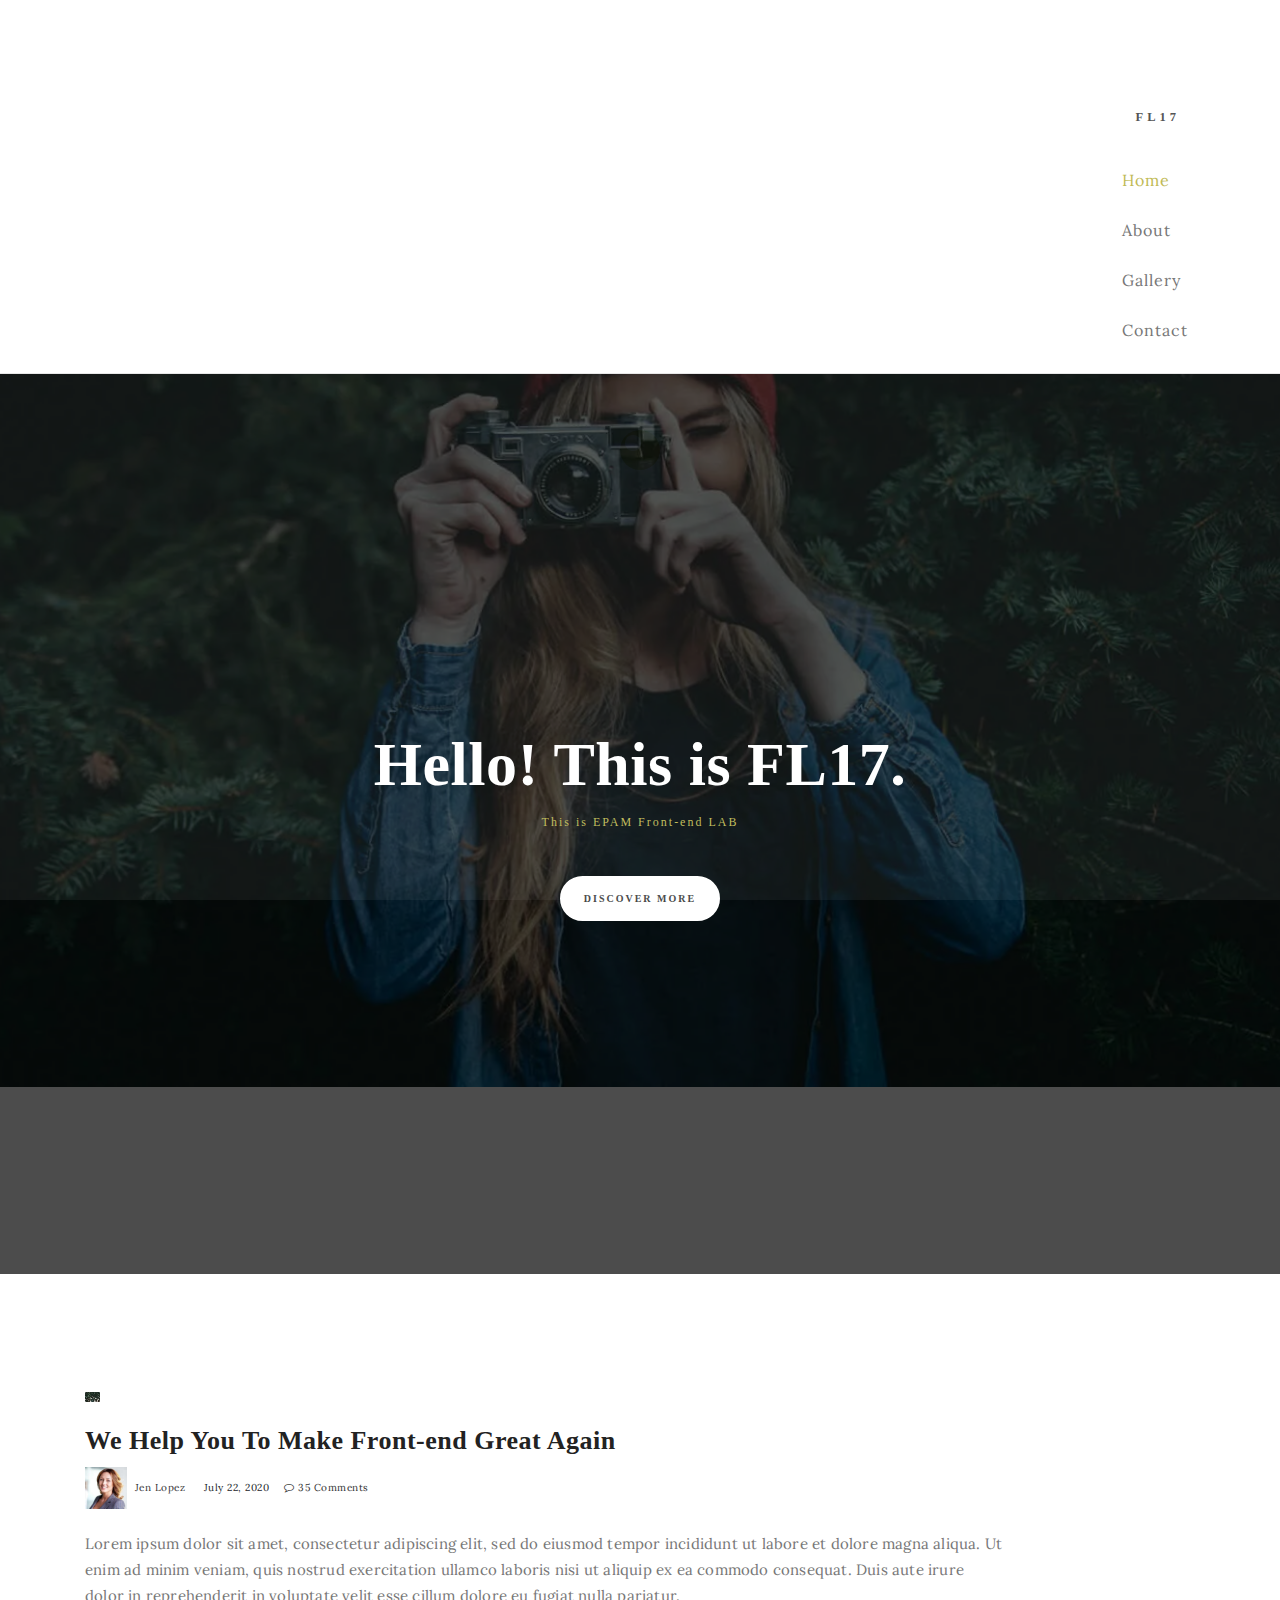
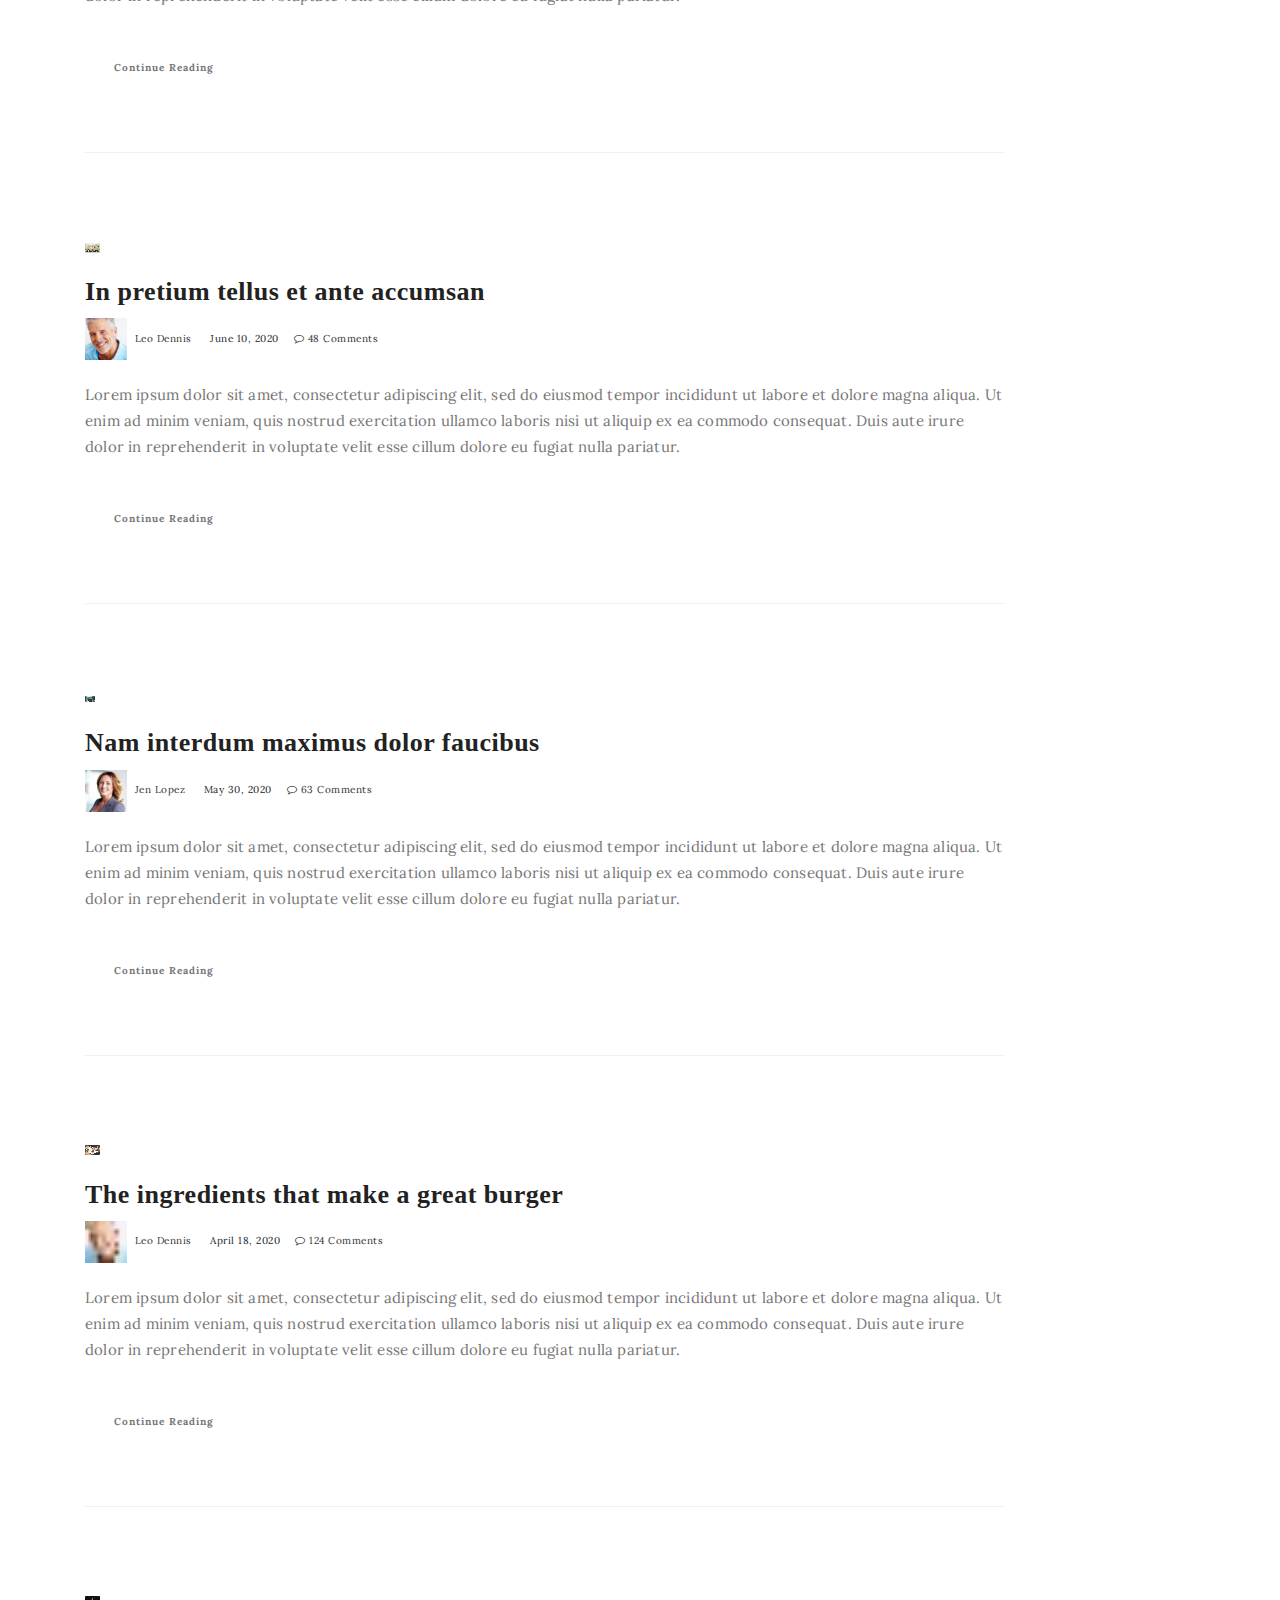
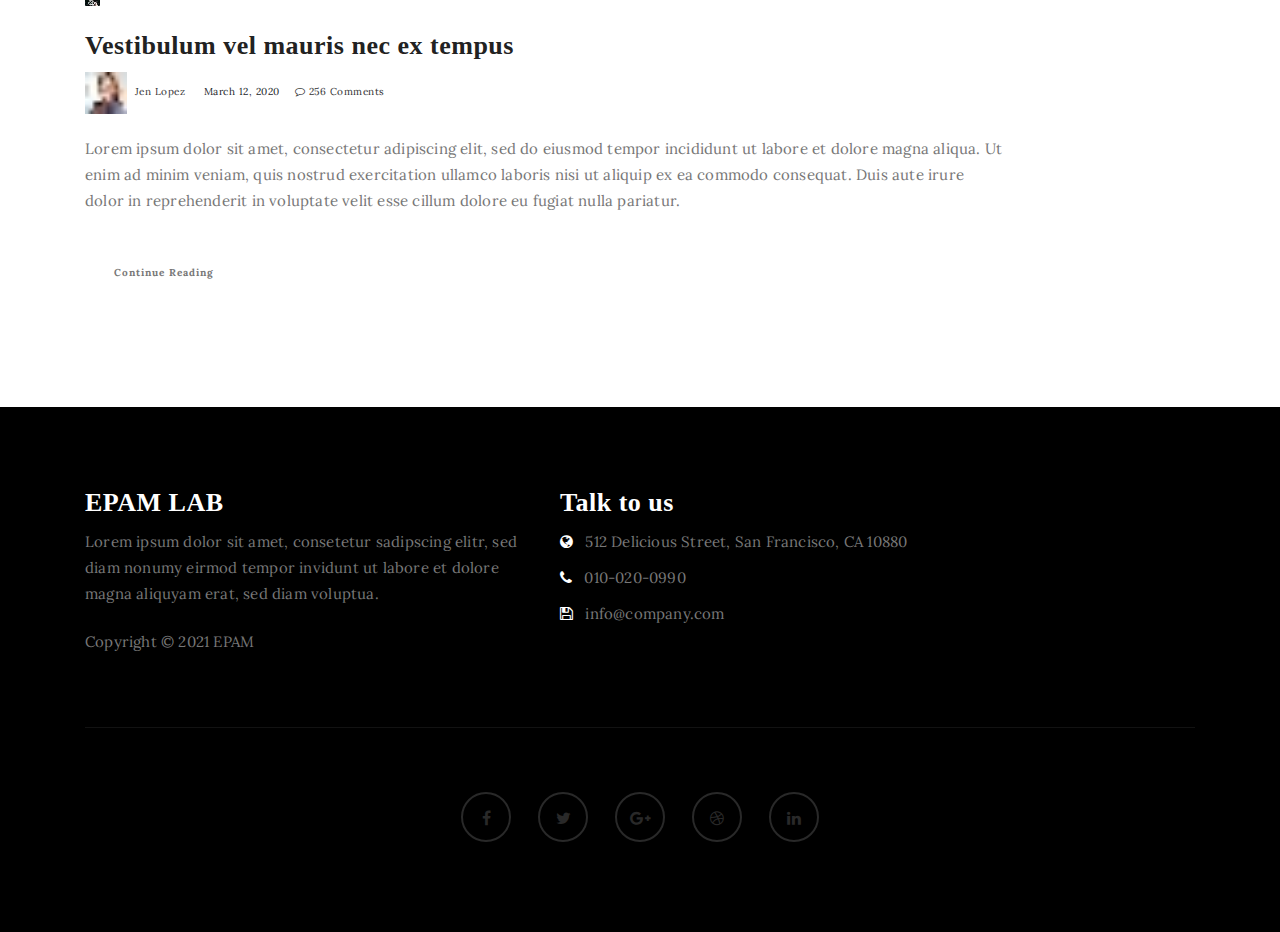
<file: SW_HW18/homework/index.html>
<!DOCTYPE html>
<html lang="zxx">

<head>
  <meta charset="UTF-8">
  <meta http-equiv="X-UA-Compatible" content="IE=Edge">
  <meta name="description" content="">
  <meta name="keywords" content="">
  <meta name="author" content="">
  <meta name="viewport" content="width=device-width, initial-scale=1, maximum-scale=1">

  <title>Frontend optimization</title>

  <!-- Critical css -->
  <style>
    html {
      font-family: sans-serif;
      -webkit-text-size-adjust: 100%;
      -ms-text-size-adjust: 100%;
    }

    html {
      font-size: 10px;
      -webkit-tap-highlight-color: rgba(0,0,0,0);
    }

    html {
      -webkit-font-smoothing: antialiased;
    }

    body {
      margin: 0;
    }

    body {
      font-family: "Helvetica Neue",Helvetica,Arial,sans-serif;
      font-size: 14px;
      line-height: 1.42857143;
      color: #333;
      background-color: #fff;
    }

    body {
      background: #ffffff;
      font-family: 'Lora', serif;
      font-style: normal;
      font-weight: 300;
      overflow-x: hidden;
    }

    body {
      padding-top: 87px;
    }

    * {
      -webkit-box-sizing: border-box;
      -moz-box-sizing: border-box;
      box-sizing: border-box;
    }

    *:before, *:after {
      -webkit-box-sizing: border-box;
      -moz-box-sizing: border-box;
      box-sizing: border-box;
    }

    .btn-group-vertical>.btn-group:after, .btn-group-vertical>.btn-group:before, .btn-toolbar:after, .btn-toolbar:before, .clearfix:after, .clearfix:before, .container-fluid:after, .container-fluid:before, .container:after, .container:before, .dl-horizontal dd:after, .dl-horizontal dd:before, .form-horizontal .form-group:after, .form-horizontal .form-group:before, .modal-footer:after, .modal-footer:before, .modal-header:after, .modal-header:before, .nav:after, .nav:before, .navbar-collapse:after, .navbar-collapse:before, .navbar-header:after, .navbar-header:before, .navbar:after, .navbar:before, .pager:after, .pager:before, .panel-body:after, .panel-body:before, .row:after, .row:before {
      display: table;
      content: " ";
    }

    .btn-group-vertical>.btn-group:after, .btn-toolbar:after, .clearfix:after, .container-fluid:after, .container:after, .dl-horizontal dd:after, .form-horizontal .form-group:after, .modal-footer:after, .modal-header:after, .nav:after, .navbar-collapse:after, .navbar-header:after, .navbar:after, .pager:after, .panel-body:after, .row:after {
      clear: both;
    }

    .navbar {
      position: relative;
      min-height: 50px;
      margin-bottom: 20px;
      border: 1px solid transparent;
    }

    @media (min-width: 768px) {
      .navbar {
        border-radius: 4px;
      }
    }

    .navbar-static-top {
      z-index: 1000;
      border-width: 0 0 1px;
    }

    @media (min-width: 768px) {
      .navbar-static-top {
        border-radius: 0;
      }
    }

    .navbar-fixed-bottom, .navbar-fixed-top {
      position: fixed;
      right: 0;
      left: 0;
      z-index: 1030;
    }

    @media (min-width: 768px) {
      .navbar-fixed-bottom, .navbar-fixed-top {
        border-radius: 0;
      }
    }

    .navbar-fixed-top {
      top: 0;
      border-width: 0 0 1px;
    }

    .navbar-default {
      background-color: #f8f8f8;
      border-color: #e7e7e7;
    }

    .navbar-default {
      background: #ffffff;
      margin: 0 !important;
      padding: 18px 0;
    }

    .container {
      padding-right: 15px;
      padding-left: 15px;
      margin-right: auto;
      margin-left: auto;
    }

    @media (min-width: 768px) {
      .container {
        width: 750px;
      }
    }

    @media (min-width: 992px) {
      .container {
        width: 970px;
      }
    }

    @media (min-width: 768px) {
      .navbar-header {
        float: left;
      }
    }

    .container>.navbar-header {
      margin-right: 0;
      margin-left: 0;
    }

    @media (min-width: 768px) {
      .navbar-toggle {
        display: none;
      }
    }

    .navbar-default .navbar-toggle {
      border-color: #ddd;
    }

    .navbar-default .navbar-toggle {
      border: none;
      padding-top: 10px;
    }

    .navbar-brand {
      float: left;
      height: 50px;
      padding: 15px 15px;
      font-size: 18px;
      line-height: 20px;
    }

    .navbar-default .navbar-brand {
      color: #777;
    }

    .navbar-default .navbar-brand {
      color: #555;
      font-family: 'Merriweather', serif;
      font-weight: bold;
      text-transform: uppercase;
      letter-spacing: 4px;
      margin: 0;
    }

    @media (min-width: 768px) {
      .navbar>.container .navbar-brand, .navbar>.container-fluid .navbar-brand {
        margin-left: -15px;
      }
    }

    .navbar-toggle {
      position: relative;
      float: right;
      padding: 9px 10px;
      margin-top: 8px;
      margin-right: 15px;
      margin-bottom: 8px;
      background-color: transparent;
      background-image: none;
      border: 1px solid transparent;
      border-radius: 4px;
    }

    .navbar-default .navbar-collapse, .navbar-default .navbar-form {
      border-color: #e7e7e7;
    }

    @media (min-width: 768px) {
      .container-fluid>.navbar-collapse, .container-fluid>.navbar-header, .container>.navbar-collapse, .container>.navbar-header {
        margin-right: 0;
        margin-left: 0;
      }
    }

    @media (min-width: 768px) {
      .navbar-fixed-bottom .navbar-collapse, .navbar-fixed-top .navbar-collapse, .navbar-static-top .navbar-collapse {
        padding-right: 0;
        padding-left: 0;
      }
    }

    .navbar-collapse {
      padding-right: 15px;
      padding-left: 15px;
      overflow-x: visible;
      -webkit-overflow-scrolling: touch;
      border-top: 1px solid transparent;
      -webkit-box-shadow: inset 0 1px 0 rgba(255,255,255,.1);
      box-shadow: inset 0 1px 0 rgba(255,255,255,.1);
    }


    @media (min-width: 768px) {
      .navbar-collapse {
        width: auto;
        border-top: 0;
        -webkit-box-shadow: none;
        box-shadow: none;
      }
    }

    @media (min-width: 768px) {
      .navbar-collapse.collapse {
        display: block!important;
        height: auto!important;
        padding-bottom: 0;
        overflow: visible!important;
      }
    }

    .collapse {
      display: none;
    }

    .nav {
      padding-left: 0;
      margin-bottom: 0;
      list-style: none;
    }

    .navbar-nav {
      margin: 7.5px -15px;
    }

    @media (min-width: 768px) {
      .navbar-nav {
        float: left;
        margin: 0;
      }
    }

    @media (min-width: 768px) {
      .navbar-right {
        float: right!important;
        margin-right: -15px;
      }
    }

    .nav>li {
      position: relative;
      display: block;
    }

    @media (min-width: 768px) {
      .navbar-nav>li {
        float: left;
      }
    }

    a {
      color: #4d638c;
      -webkit-transition: 0.5s;
      -o-transition: 0.5s;
      transition: 0.5s;
      text-decoration: none !important;
    }

    .nav>li>a {
      position: relative;
      display: block;
      padding: 10px 15px;
    }

    .navbar-nav>li>a {
      padding-top: 10px;
      padding-bottom: 10px;
      line-height: 20px;
    }

    @media (min-width: 768px) {
      .navbar-nav>li>a {
        padding-top: 15px;
        padding-bottom: 15px;
      }
    }

    .navbar-default .navbar-nav>li>a {
      color: #777;
    }

    .navbar-default .navbar-nav li a {
      color: #777;
      font-size: 16px;
      letter-spacing: 1px;
      -webkit-transition: all 0.4s ease-in-out;
      transition: all 0.4s ease-in-out;
      padding-right: 22px;
      padding-left: 22px;
    }

    .navbar-default .navbar-nav>.active>a, .navbar-default .navbar-nav>.active>a:focus, .navbar-default .navbar-nav>.active>a:hover {
      color: #555;
      background-color: #e7e7e7;
    }

    .navbar-default .navbar-nav li a:hover, .navbar-default .navbar-nav .active > a {
      color: #bfba55;
    }

    .navbar-default .navbar-nav > .active > a, .navbar-default .navbar-nav > .active > a:hover, .navbar-default .navbar-nav > .active > a:focus {
      color: #bfba55;
      background-color: transparent;
    }

    .preloader {
      position: fixed;
      top: 0;
      left: 0;
      width: 100%;
      height: 100%;
      z-index: 1020;
      display: flex;
      flex-flow: row nowrap;
      justify-content: center;
      align-items: center;
      background: none repeat scroll 0 0 #ffffff;
    }


    .sk-spinner-wordpress.sk-spinner {
      background-color: #bfba55;
      width: 40px;
      height: 40px;
      border-radius: 40px;
      position: relative;
      -webkit-animation: sk-innerCircle 1s linear infinite;
      animation: sk-innerCircle 1s linear infinite;
    }

    .sk-spinner-wordpress .sk-inner-circle {
      display: block;
      background-color: #ffffff;
      width: 16px;
      height: 16px;
      position: absolute;
      border-radius: 8px;
      top: 5px;
      left: 5px;
    }

    @-webkit-keyframes sk-innerCircle {
      0% {
        transform: rotate(0); }

      100% {
        transform: rotate(360deg); } }

    @keyframes sk-innerCircle {
      0% {
        transform: rotate(0); }

      100% {
        transform: rotate(360deg); } }
  </style>

  <!-- Other css (async) -->
  <!-- Fonts -->
  <link href="https://fonts.googleapis.com/css?family=Lora:300,400" rel="stylesheet" media="print"
        onload="this.media = 'all'">

  <!-- Vendor css -->
  <link rel="stylesheet" href="styles/bootstrap.min.css" media="print"
        onload="this.media = 'all'">
  <link rel="stylesheet" href="styles/font-awesome.min.css" media="print"
        onload="this.media = 'all'">

  <!-- Main css -->
  <!--<link rel="stylesheet" href="styles/styles.css">-->
  <link rel="stylesheet" href="styles/styles.min.css" media="print"
        onload="this.media = 'all'">

  <!-- Vendor Scripts -->
  <script src="js/jquery.js"></script>
  <script src="js/bootstrap.min.js"></script>
  <script src="js/jquery.parallax.js"></script>
  <script src="js/smoothscroll.js"></script>
  <script src="js/lazyload.min.js" defer></script>
  <!-- Custom Scripts -->
  <script src="js/custom.js" defer></script>

</head>

<body>

  <!-- Pre loader -->

  <div class="preloader">
      <div class="sk-spinner sk-spinner-wordpress">
          <span class="sk-inner-circle"></span>
      </div>
  </div>

  <!-- Navigation section  -->

  <div class="navbar navbar-default navbar-fixed-top" role="navigation">
    <div class="container">

      <div class="navbar-header">
        <button class="navbar-toggle" data-toggle="collapse" data-target=".navbar-collapse">
          <span class="icon icon-bar"></span>
          <span class="icon icon-bar"></span>
          <span class="icon icon-bar"></span>
        </button>
        <a href="index.html" class="navbar-brand">FL17</a>
      </div>
      <div class="collapse navbar-collapse">
        <ul class="nav navbar-nav navbar-right">
          <li class="active"><a href="index.html">Home</a></li>
          <li><a href="#">About</a></li>
          <li><a href="#">Gallery</a></li>
          <li><a href="#">Contact</a></li>
        </ul>
      </div>

    </div>
  </div>

  <!-- Home Section -->

  <section id="home"
           class="main-home parallax-section">
    <div class="overlay"></div>
    <div class="container">
      <div class="row">

        <div class="col-md-12 col-sm-12">
          <h1>Hello! This is FL17.</h1>
          <h4>This is EPAM Front-end LAB</h4>
          <a href="#blog" class="smoothScroll btn btn-default">Discover More</a>
        </div>

      </div>
    </div>
  </section>

  <!-- Blog Section -->

  <section id="blog">
    <div class="container">
      <div class="row">

        <div class="col-md-offset-1 col-md-10 col-sm-12">
          <div class="blog-post-thumb">
            <div class="blog-post-image">
              <a href="#">
                  <img class="img-responsive lazy"
                       src="./img/blog-image1_lazy_placeholder.webp"
                       data-src="./img/blog-image1.webp"
                       data-srcset="./img/blog-image1_mobile.webp 640w, ./img/blog-image1.webp 1200w"
                       data-sizes="(max-width: 640px) 85vw, 80vw"
                       alt="Blog Image">
              </a>
            </div>
            <div class="blog-post-title">
              <h3><a href="#">We Help You To Make Front-end Great Again</a></h3>
            </div>
            <div class="blog-post-format">
              <span><a href="#"><img src="img/author-image1.jpg" alt="author" class="img-responsive img-circle">
                  Jen Lopez</a></span>
              <span><i class="fa fa-date"></i> July 22, 2020</span>
              <span><a href="#"><i class="fa fa-comment-o"></i> 35 Comments</a></span>
            </div>
            <div class="blog-post-des">
              <p>Lorem ipsum dolor sit amet, consectetur adipiscing elit, sed do eiusmod tempor
                incididunt ut labore et dolore magna aliqua. Ut enim ad minim veniam, quis
                nostrud exercitation ullamco laboris nisi ut aliquip ex ea commodo consequat.
                Duis aute irure dolor in reprehenderit in voluptate velit esse cillum dolore eu
                fugiat nulla pariatur.</p>
              <a href="#" class="btn btn-default">Continue Reading</a>
            </div>
          </div>

          <div class="blog-post-thumb">
            <div class="blog-post-image">
              <a href="#">
                <img class="img-responsive lazy"
                     src="./img/blog-image2_lazy_placeholder.webp"
                     data-src="./img/blog-image2.webp"
                     data-srcset="./img/blog-image2_mobile.webp 640w, ./img/blog-image2.webp 1200w"
                     data-sizes="(max-width: 640px) 85vw, 80vw"
                     alt="Blog Image">
              </a>
            </div>
            <div class="blog-post-title">
              <h3><a href="#">In pretium tellus et ante accumsan</a></h3>
            </div>
            <div class="blog-post-format">
              <span><a href="#"><img src="img/author-image2.jpg" alt="author" class="img-responsive img-circle">
                  Leo Dennis</a></span>
              <span><i class="fa fa-date"></i> June 10, 2020</span>
              <span><a href="#"><i class="fa fa-comment-o"></i> 48 Comments</a></span>
            </div>
            <div class="blog-post-des">
              <p>Lorem ipsum dolor sit amet, consectetur adipiscing elit, sed do eiusmod tempor
                incididunt ut labore et dolore magna aliqua. Ut enim ad minim veniam, quis
                nostrud exercitation ullamco laboris nisi ut aliquip ex ea commodo consequat.
                Duis aute irure dolor in reprehenderit in voluptate velit esse cillum dolore eu
                fugiat nulla pariatur.</p>
              <a href="#" class="btn btn-default">Continue Reading</a>
            </div>
          </div>

          <div class="blog-post-thumb">
            <div class="blog-post-image">
              <a href="#">
                <img class="img-responsive lazy"
                     src="./img/blog-image3_lazy_placeholder.webp"
                     data-src="./img/blog-image3.jpg"
                     data-srcset="./img/blog-image3_mobile.webp 640w, ./img/blog-image3.webp 1200w"
                     data-sizes="(max-width: 640px) 85vw, 80vw"
                     alt="Blog Image">
              </a>
            </div>
            <div class="blog-post-title">
              <h3><a href="#">Nam interdum maximus dolor faucibus</a></h3>
            </div>
            <div class="blog-post-format">
              <span><a href="#"><img src="img/author-image1.jpg" alt="author" class="img-responsive img-circle">
                  Jen Lopez</a></span>
              <span><i class="fa fa-date"></i> May 30, 2020</span>
              <span><a href="#"><i class="fa fa-comment-o"></i> 63 Comments</a></span>
            </div>
            <div class="blog-post-des">
              <p>Lorem ipsum dolor sit amet, consectetur adipiscing elit, sed do eiusmod tempor
                incididunt ut labore et dolore magna aliqua. Ut enim ad minim veniam, quis
                nostrud exercitation ullamco laboris nisi ut aliquip ex ea commodo consequat.
                Duis aute irure dolor in reprehenderit in voluptate velit esse cillum dolore eu
                fugiat nulla pariatur.</p>
              <a href="#" class="btn btn-default">Continue Reading</a>
            </div>
          </div>

          <div class="blog-post-thumb">
            <div class="blog-post-image">
              <a href="#">
                <img class="img-responsive lazy"
                     src="./img/blog-image4_lazy_placeholder.webp"
                     data-src="./img/blog-image4.webp"
                     data-srcset="./img/blog-image4_mobile.webp 640w, ./img/blog-image4.webp 1200w"
                     data-sizes="(max-width: 640px) 85vw, 80vw"
                     alt="Blog Image">
              </a>
            </div>
            <div class="blog-post-title">
              <h3><a href="#">The ingredients that make a great burger</a></h3>
            </div>
            <div class="blog-post-format">
              <span><a href="#">
                <img class="img-responsive img-circle lazy"
                     src="img/author-image2_lazy_placeholder.webp"
                     data-src="img/author-image2.jpg"
                     alt="author">
                  Leo Dennis</a></span>
              <span><i class="fa fa-date"></i> April 18, 2020</span>
              <span><a href="#"><i class="fa fa-comment-o"></i> 124 Comments</a></span>
            </div>
            <div class="blog-post-des">
              <p>Lorem ipsum dolor sit amet, consectetur adipiscing elit, sed do eiusmod tempor
                incididunt ut labore et dolore magna aliqua. Ut enim ad minim veniam, quis
                nostrud exercitation ullamco laboris nisi ut aliquip ex ea commodo consequat.
                Duis aute irure dolor in reprehenderit in voluptate velit esse cillum dolore eu
                fugiat nulla pariatur.</p>
              <a href="#" class="btn btn-default">Continue Reading</a>
            </div>
          </div>

          <div class="blog-post-thumb">
            <div class="blog-post-image">
              <a href="#">
                <img class="img-responsive lazy"
                     src="./img/blog-image5_lazy_placeholder.webp"
                     data-src="./img/blog-image5.webp"
                     data-srcset="./img/blog-image5_mobile.webp 640w, ./img/blog-image5.webp 1200w"
                     data-sizes="(max-width: 640px) 85vw, 80vw"
                     alt="Blog Image">
              </a>
            </div>
            <div class="blog-post-title">
              <h3><a href="#">Vestibulum vel mauris nec ex tempus</a></h3>
            </div>
            <div class="blog-post-format">
              <span><a href="#">
                <img class="img-responsive img-circle lazy"
                     src="img/author-image1_lazy_placeholder.webp"
                     data-src="img/author-image1.jpg"
                     alt="author">
                  Jen Lopez</a></span>
              <span><i class="fa fa-date"></i> March 12, 2020</span>
              <span><a href="#"><i class="fa fa-comment-o"></i> 256 Comments</a></span>
            </div>
            <div class="blog-post-des">
              <p>Lorem ipsum dolor sit amet, consectetur adipiscing elit, sed do eiusmod tempor
                incididunt ut labore et dolore magna aliqua. Ut enim ad minim veniam, quis
                nostrud exercitation ullamco laboris nisi ut aliquip ex ea commodo consequat.
                Duis aute irure dolor in reprehenderit in voluptate velit esse cillum dolore eu
                fugiat nulla pariatur.</p>
              <a href="#" class="btn btn-default">Continue Reading</a>
            </div>
          </div>
        </div>

      </div>
    </div>
  </section>

  <!-- Footer Section -->

  <footer>
    <div class="container">
      <div class="row">

        <div class="col-md-5 col-md-offset-1 col-sm-6">
          <h3>EPAM LAB</h3>
          <p>Lorem ipsum dolor sit amet, consetetur sadipscing elitr, sed diam nonumy eirmod tempor
            invidunt ut labore et dolore magna aliquyam erat, sed diam voluptua.</p>
          <div class="footer-copyright">
            <p>Copyright &copy; 2021 EPAM</p>
          </div>
        </div>

        <div class="col-md-4 col-md-offset-1 col-sm-6">
          <h3>Talk to us</h3>
          <p><i class="fa fa-globe"></i> 512 Delicious Street, San Francisco, CA 10880</p>
          <p><i class="fa fa-phone"></i> 010-020-0990</p>
          <p><i class="fa fa-save"></i> info@company.com</p>
        </div>

        <div class="clearfix col-md-12 col-sm-12">
          <hr>
        </div>

        <div class="col-md-12 col-sm-12">
          <ul class="social-icon">
            <li><a href="#" class="fa fa-facebook"></a></li>
            <li><a href="#" class="fa fa-twitter"></a></li>
            <li><a href="#" class="fa fa-google-plus"></a></li>
            <li><a href="#" class="fa fa-dribbble"></a></li>
            <li><a href="#" class="fa fa-linkedin"></a></li>
          </ul>
        </div>

      </div>
    </div>
  </footer>

  <!-- Back top -->
  <a href="#back-top" class="go-top"><i class="fa fa-angle-up"></i></a>

</body>

</html>
</file>
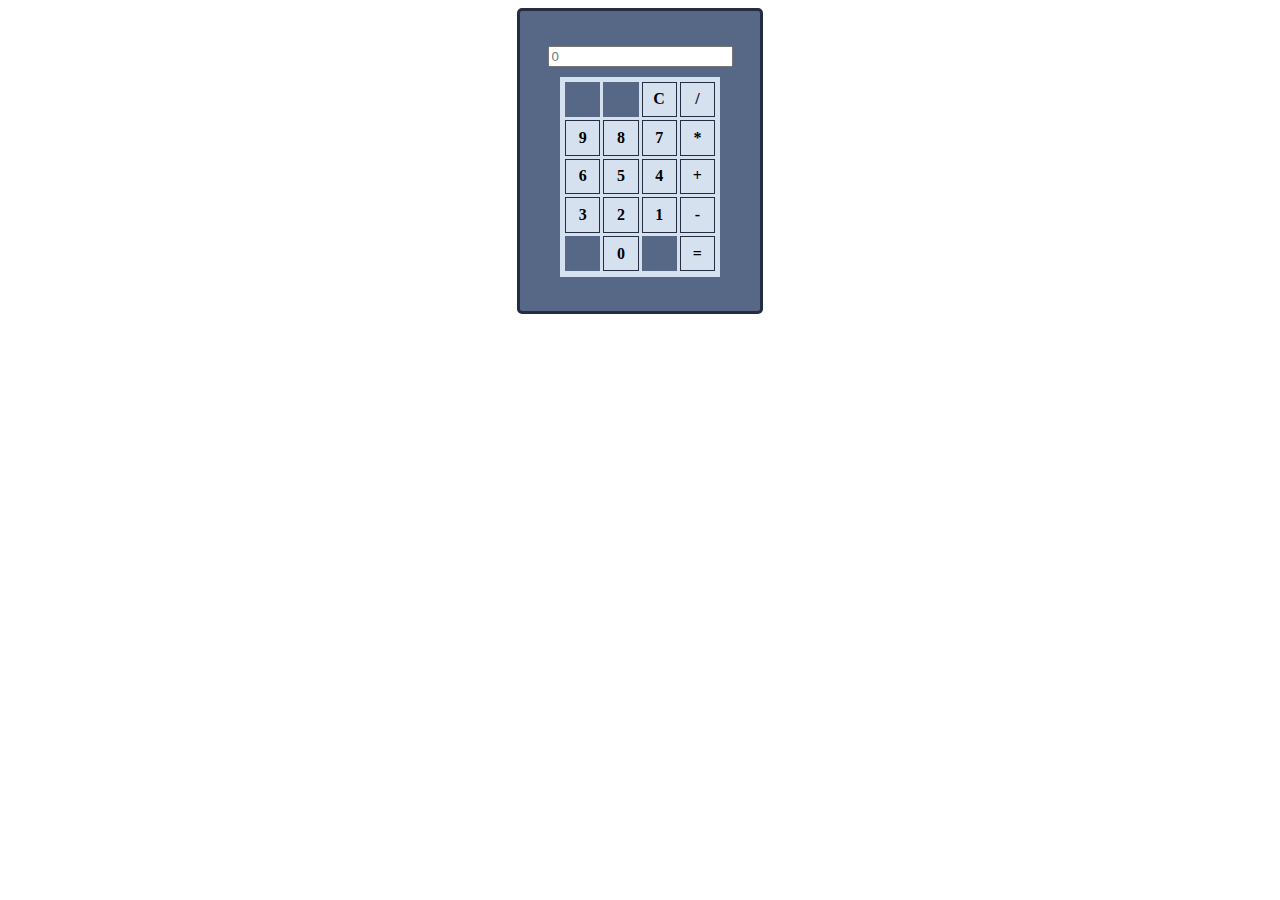
<file: SW_HW19/homework/index.html>
<!DOCTYPE html>
<html lang="en">
  <head>
    <meta charset="UTF-8">
    <meta name="viewport" content="width=device-width, initial-scale=1.0">
    <meta http-equiv="X-UA-Compatible" content="ie=edge">
    <title>jQuery</title>
    <link rel="stylesheet" href="css/style.css">
  </head>
  <body>
  <div class="wrapper">
    <div class="calculator-block">
      <div class="screen-block">
        <label for="screen-block"></label><input type="text" name="screen-block" id="screen-block" placeholder="0">
      </div>
      <div class="numbers-block">
        <div class="number-1 number-cell">1</div>
        <div class="number-2 number-cell">2</div>
        <div class="number-3 number-cell">3</div>
        <div class="number-4 number-cell">4</div>
        <div class="number-5 number-cell">5</div>
        <div class="number-6 number-cell">6</div>
        <div class="number-7 number-cell">7</div>
        <div class="number-8 number-cell">8</div>
        <div class="number-9 number-cell">9</div>
        <div class="number-0 number-cell">0</div>
        <div class="clear-sign number-cell">C</div>
        <div class="divider-sign number-cell">/</div>
        <div class="multiply-sign number-cell">*</div>
        <div class="add-sign number-cell">+</div>
        <div class="subtract-sign number-cell">-</div>
        <div class="equal-sign number-cell">=</div>
        <div class="empty-cell1 empty-cell-common">.</div>
        <div class="empty-cell2 empty-cell-common">.</div>
        <div class="empty-cell3 empty-cell-common">.</div>
        <div class="empty-cell4 empty-cell-common">.</div>
      </div>
    </div>
    <div class="logs-block"></div>
  </div>
    <script src="./js/jquery-3.6.0.min.js"></script>
    <script src="./js/index.js"></script>
  </body>
</html>
</file>
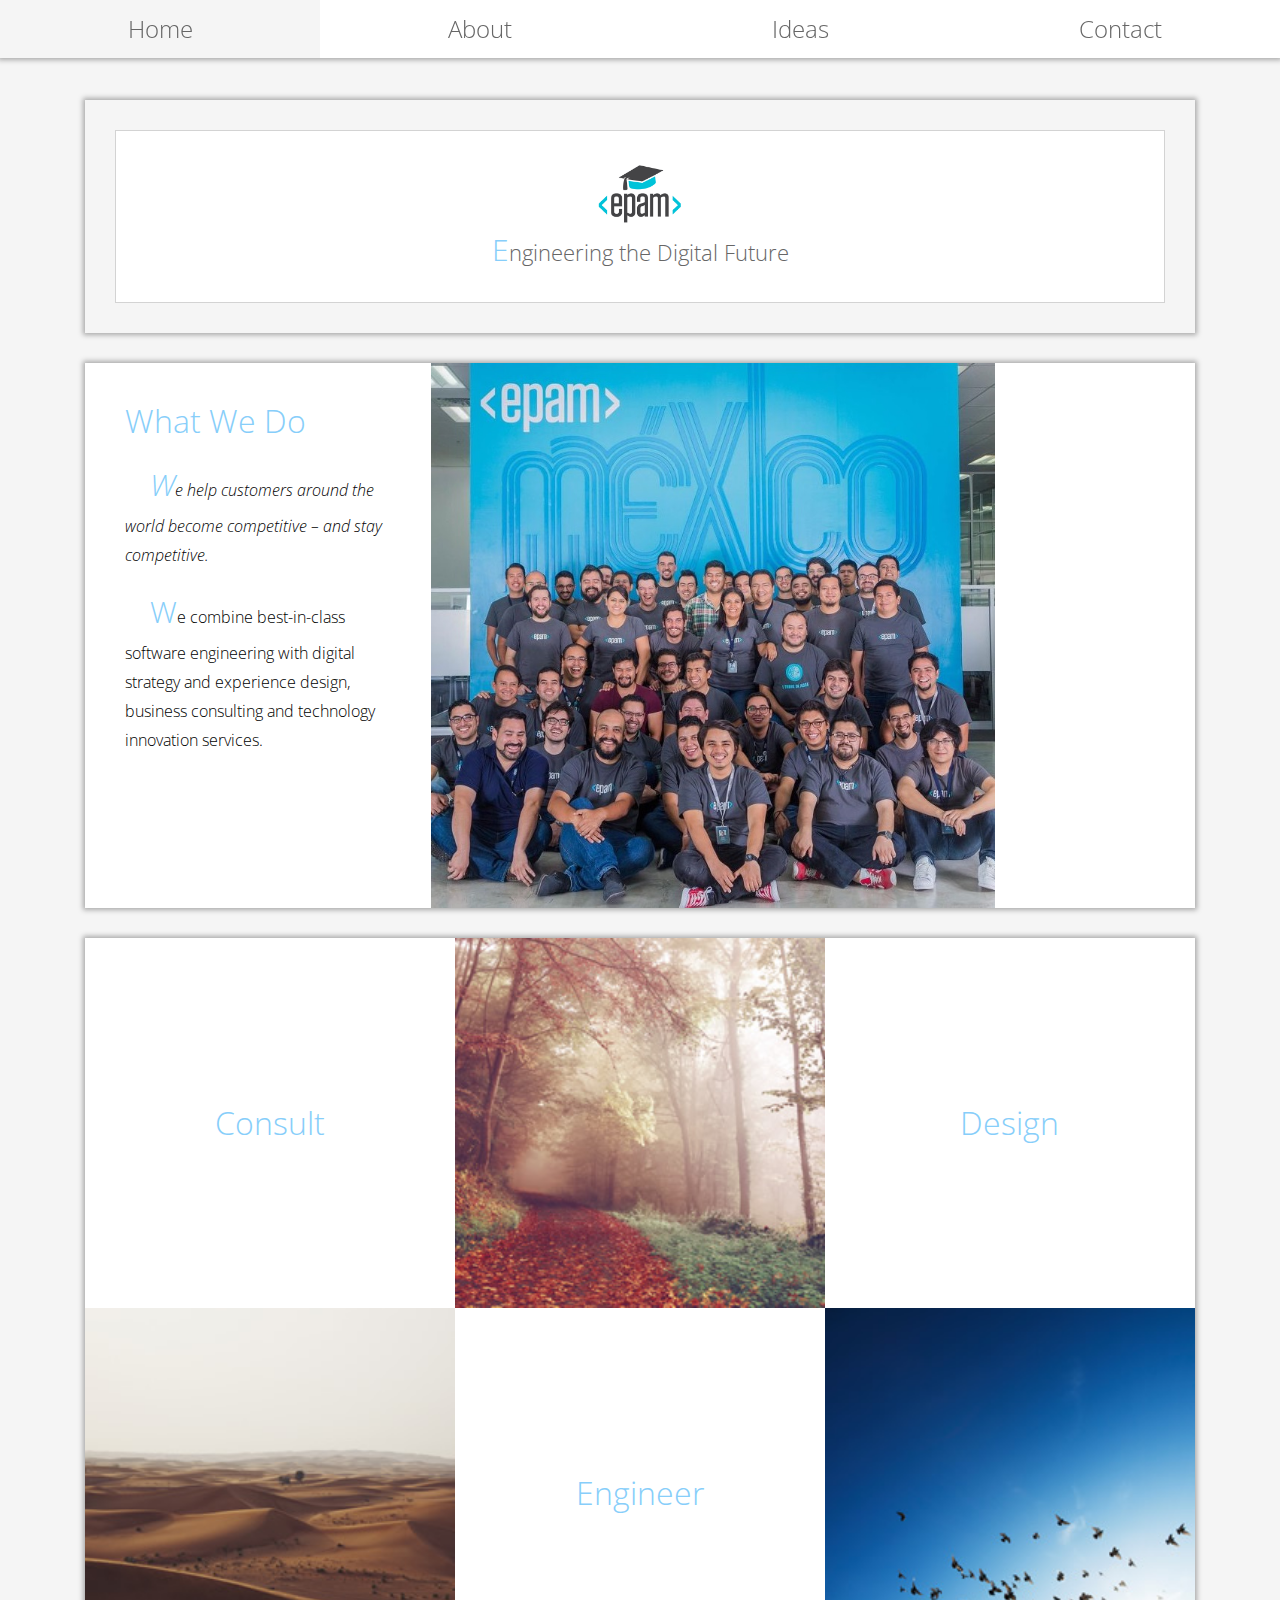
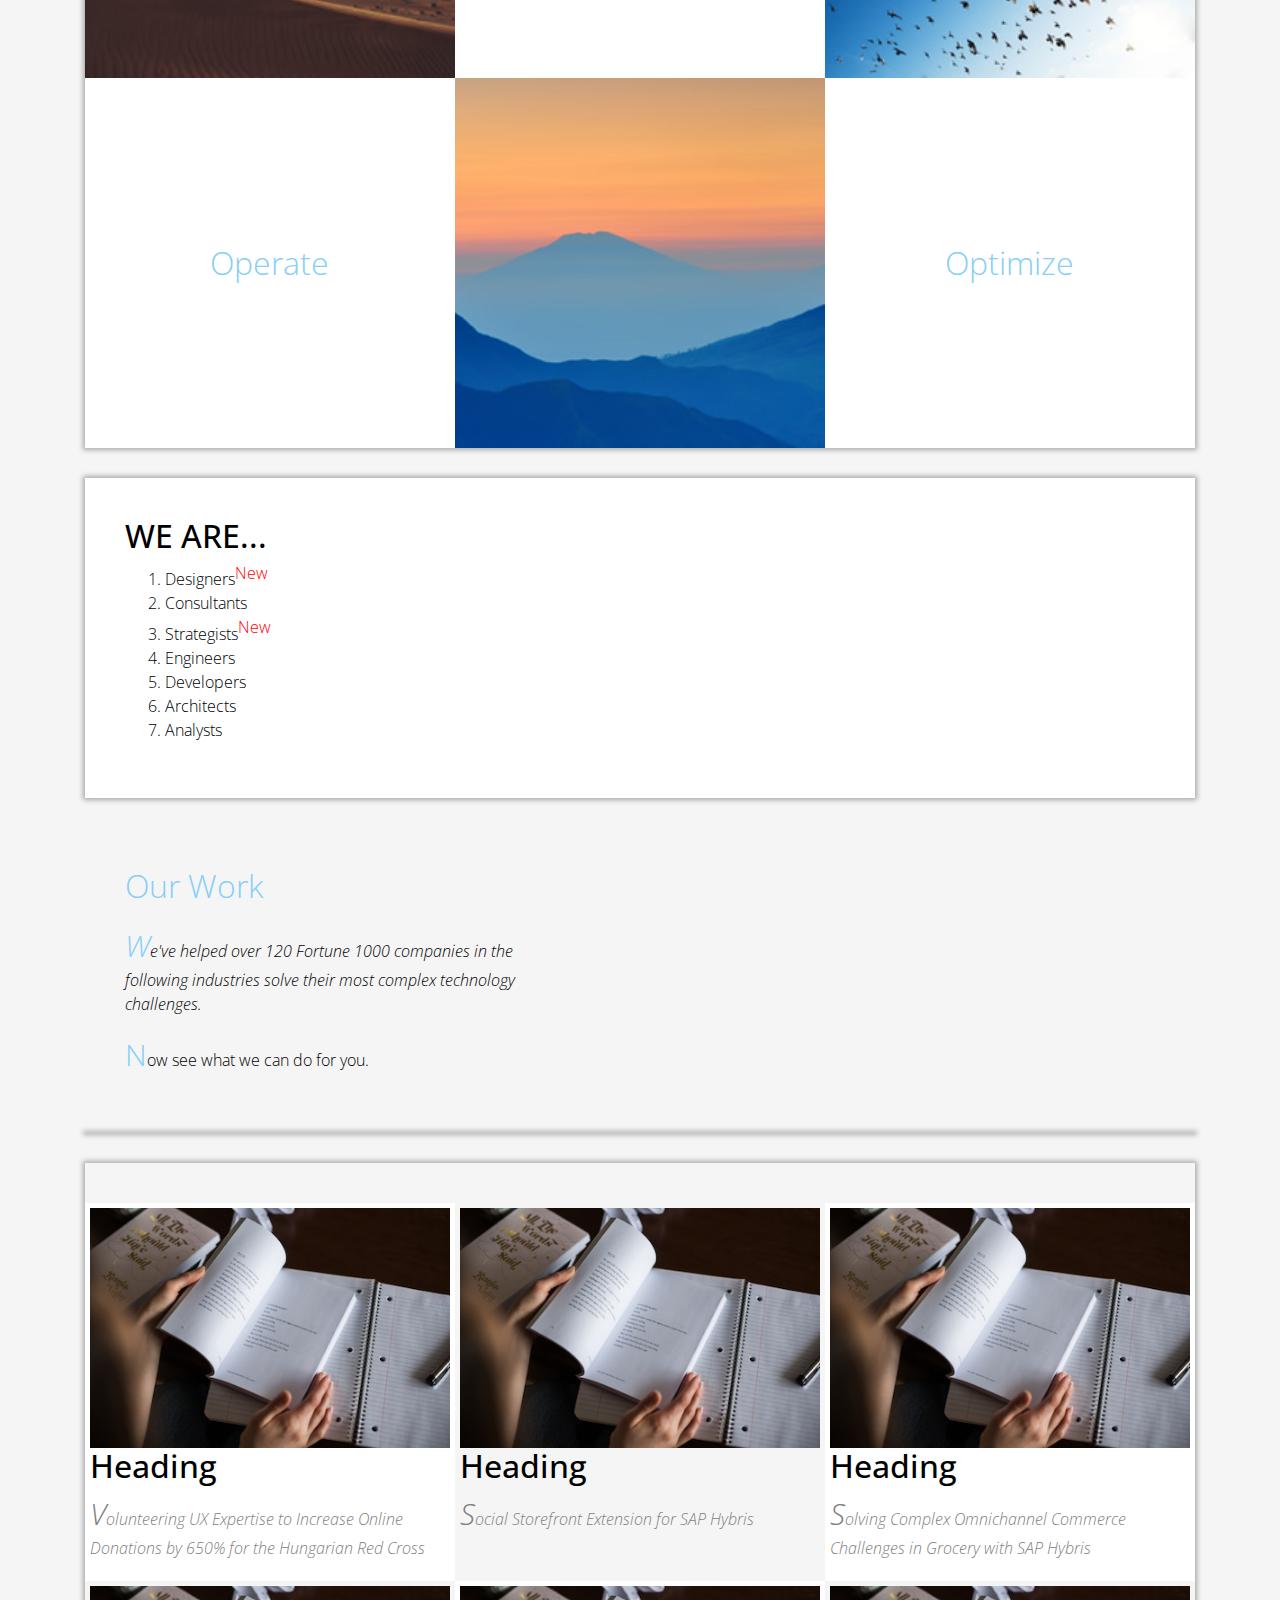
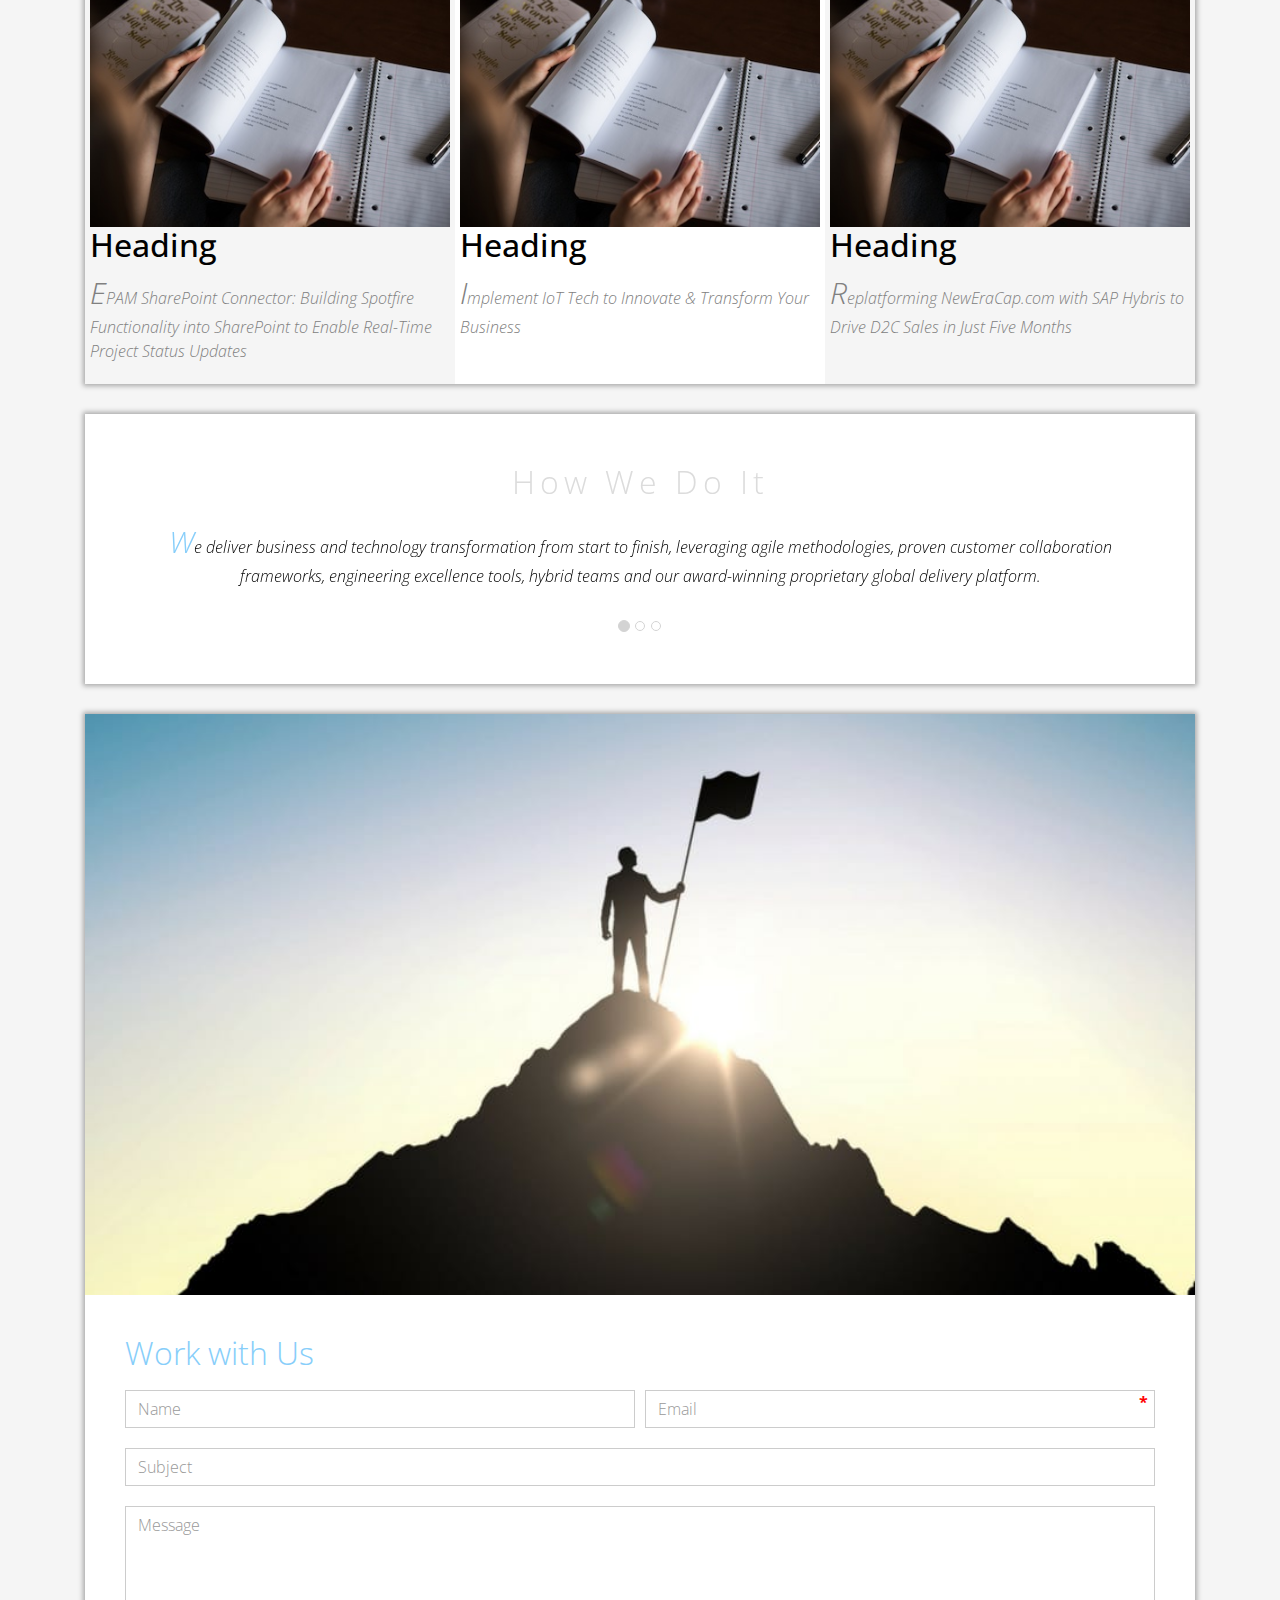
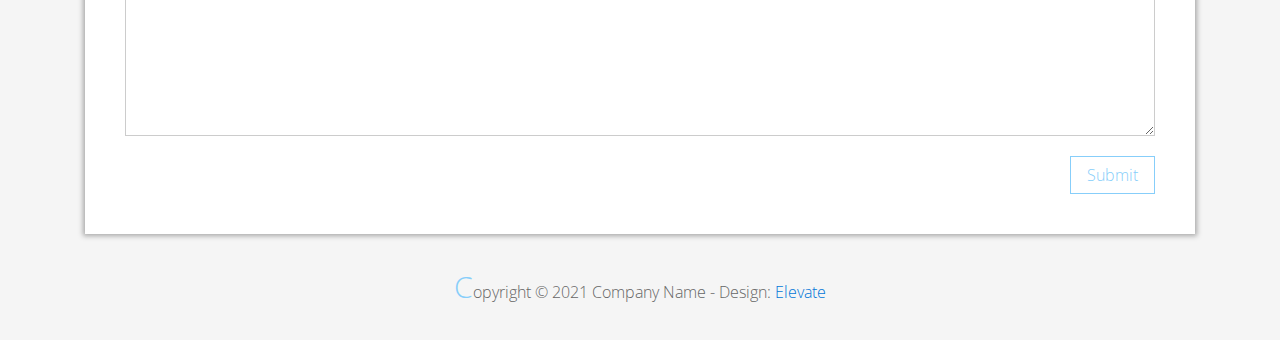
<file: SW_HW2/homework/index.html>
<!DOCTYPE html>
<html lang="en">
<head>
  <meta charset="utf-8">
  <meta http-equiv="X-UA-Compatible" content="IE=edge">
  <meta name="viewport" content="width=device-width, initial-scale=1">

  <title>CSS Basics HW</title>



  <!-- load stylesheets -->
  <link rel="stylesheet" href="http://fonts.googleapis.com/css?family=Open+Sans:300,400">
  <!-- Google web font "Open Sans" -->
  <link rel="stylesheet" href="css/bootstrap.min.css">
  <!-- Bootstrap style -->
  <link rel="stylesheet" href="css/general.css">
  <link rel="stylesheet" href="css/style.css">
  <!-- Templatemo style -->
</head>

<body>
<div class="container">

  <div class="tm-sidebar">
    <nav class="tm-main-nav">
      <ul>
        <li class="tm-nav-item"><a href="#home" class="tm-nav-item-link">Home</a></li>
        <li class="tm-nav-item"><a href="#about" class="tm-nav-item-link">About</a></li>
        <li class="tm-nav-item"><a href="#ideas" class="tm-nav-item-link">Ideas</a></li>
        <li class="tm-nav-item"><a href="#contact" class="tm-nav-item-link">Contact</a></li>
      </ul>
    </nav>
  </div>

  <div class="tm-main-content">

    <div id="home" class="tm-content-box tm-content-header margin-b-10">
      <div class="tm-banner">
        <div class="tm-banner-inner">
          <img src="img/epam_logo.png" width="100" alt="">
          <p class="tm-banner-text">Engineering the Digital Future</p>
        </div>
      </div>
    </div>

    <section>
      <div class="tm-content-box flex-2-col">

        <div class="padding-medium flex-item tm-team-description-container flex-item">
          <h2 class="tm-section-title">What We Do</h2>
          <p class="tm-section-description">We help customers around the world become competitive – and stay competitive.</p>
          <p class="tm-section-description"> We combine best-in-class software engineering with digital strategy and experience design, business consulting and technology innovation services.</p>
        </div>
        <div class="flex-item">
          <img src="img/epam-mexico.jpg" alt="epam-mexico">
        </div>

      </div>

      <div id="about" class="tm-content-box">

        <ul class="boxes gallery-container">
          <li class="box box-bg">
            <h2 class="tm-section-title tm-section-title-box tm-box-bg-title">Consult</h2>
          </li>
          <li class="box">
            <a href="img/idea-large-01.jpg">
              <img src="img/idea-01.jpg" alt="Image" class="img-fluid thumbnail box-img">
            </a>
          </li>
          <li class="box box-bg">
            <h2 class="tm-section-title tm-section-title-box tm-box-bg-title">Design</h2>
          </li>
          <li class="box">
            <a href="img/idea-large-02.jpg">
              <img src="img/idea-02.jpg" alt="Image" class="img-fluid thumbnail box-img">
            </a>
          </li>
          <li class="box box-bg">
            <h2 class="tm-section-title tm-section-title-box tm-box-bg-title">Engineer</h2>
          </li>
          <li class="box">
            <a href="img/idea-large-03.jpg">
              <img src="img/idea-03.jpg" alt="Image" class="img-fluid thumbnail box-img">
            </a>
          </li>
          <li class="box box-bg">
            <h2 class="tm-section-title tm-section-title-box tm-box-bg-title">Operate</h2>
          </li>
          <li class="box">
            <a href="img/idea-large-04.jpg">
              <img src="img/idea-04.jpg" alt="Image" class="img-fluid thumbnail box-img">
            </a>
          </li>
          <li class="box box-bg">
            <h2 class="tm-section-title tm-section-title-box tm-box-bg-title">Optimize</h2>
          </li>
        </ul>

      </div>

    </section>

    <!-- slider -->
    <section class="heading tm-content-box">
      <div class="padding-medium">
        <h2> WE ARE...</h2>
        <ol>
          <li><a href="index.html" class="text">Designers</a></li>
          <li><a href="index.html">Consultants</a></li>
          <li><a href="#" class="text">Strategists</a></li>
          <li><a href="#">Engineers</a></li>
          <li><a href="#">Developers</a></li>
          <li><a href="#">Architects</a></li>
          <li><a href="#">Analysts</a></li>
        </ol>
      </div>
    </section>

    <section class="blocks">
      <div class="padding-medium flex-item tm-team-description-container">
        <h2 class="tm-section-title">Our Work</h2>
        <p class="tm-section-description">We've helped over 120 Fortune 1000 companies in the following industries solve their most complex technology challenges. </p>
        <p class="tm-section-description"> Now see what we can do for you.</p>
      </div>
      <div class="tm-content-box flex-2-col">
      </div>
      <div id="work-gallery-container" class="tm-content-box">
        <ul class="boxes gallery-container">
          <li class="box box-work">
            <img src="img/study.jpeg" alt="Image" class="img-fluid">
            <div>
              <h2>Heading</h2>
              <p>Volunteering UX Expertise to Increase Online Donations by 650% for the Hungarian Red Cross</p>
            </div>
          </li>
          <li class="box box-work">
            <img src="img/study.jpeg" alt="Image" class="img-fluid">
            <div>
              <h2>Heading</h2>
              <p>Social Storefront Extension for SAP Hybris</p>
            </div>
          </li>
          <li class="box box-work">
            <img src="img/study.jpeg" alt="Image" class="img-fluid">
            <div>
              <h2>Heading</h2>
              <p>Solving Complex Omnichannel Commerce Challenges in Grocery with SAP Hybris</p>
            </div>
          </li>
          <li class="box box-work">
            <img src="img/study.jpeg" alt="Image" class="img-fluid">
            <div>
              <h2>Heading</h2>
              <p>EPAM SharePoint Connector: Building Spotfire Functionality into SharePoint to Enable Real-Time Project Status Updates</p>
            </div>
          </li>
          <li class="box box-work">
            <img src="img/study.jpeg" alt="Image" class="img-fluid">
            <div>
              <h2>Heading</h2>
              <p>Implement IoT Tech to Innovate &amp; Transform Your Business</p>
            </div>
          </li>
          <li class="box box-work">
            <img src="img/study.jpeg" alt="Image" class="img-fluid">
            <div>
              <h2>Heading</h2>
              <p>Replatforming NewEraCap.com with SAP Hybris to Drive D2C Sales in Just Five Months</p>
            </div>
          </li>
        </ul>

      </div>
    </section>

    <section id="ideas">
      <div id="tmCarousel" class="carousel slide tm-content-box" data-ride="carousel">

        <ol class="carousel-indicators">
          <li data-target="#tmCarousel" data-slide-to="0" class="active"></li>
          <li data-target="#tmCarousel" data-slide-to="1" class=""></li>
          <li data-target="#tmCarousel" data-slide-to="2" class=""></li>
        </ol>

        <div class="carousel-inner" role="listbox">

          <div class="carousel-item active">
            <div class="carousel-content">
              <div class="flex-item">
                <h2 class="tm-section-title">How We Do It</h2>
                <p class="tm-section-description carousel-description">We deliver business and technology transformation from start to finish, leveraging agile methodologies, proven customer collaboration frameworks, engineering excellence tools, hybrid teams and our award-winning proprietary global delivery platform.</p>
              </div>
            </div>
          </div>

          <div class="carousel-item">
            <div class="carousel-content">
              <div class="flex-item">
                <h2 class="tm-section-title">Our Clients</h2>
                <p class="tm-section-description carousel-description">Lorem ipsum dolor sit amet,
                  consectetur adipiscing elit. Quisque vel nisi pharetra nibh varius pharetra ac
                  sagittis nisi. Etiam pharetra vestibulum hendrerit. Pellentesque interdum metus
                  sed massa rutrum.</p>
              </div>
            </div>
          </div>

          <div class="carousel-item">
            <div class="carousel-content">
              <div class="flex-item">
                <h2 class="tm-section-title">Our Projects</h2>
                <p class="tm-section-description carousel-description">Donec ex libero, fringilla
                  vitae purus sit amet, rhoncus pharetra lorem. Pellentesque id sem id lacus
                  ultricies vehicula. Aliquam rutrum mi non. Pellentesque interdum metus sed massa
                  rutrum.</p>
              </div>
            </div>
          </div>

        </div>

      </div>
    </section>

    <section class="tm-content-box">
      <img src="img/contact-us.jpg" alt="Contact image" class="img-fluid img-contact-us">

      <div id="contact" class="padding-medium">
        <h2 class="tm-section-title">Work with Us</h2>
        <form action="#contact" method="get" class="contact-form">

          <div class="form-group col-xs-12 col-sm-12 col-md-6 col-lg-6 form-group-2-col-left">
            <input type="text" id="contact_name" name="contact_name" class="form-control"
                   placeholder="Name" required/>
          </div>
          <div class="form-group col-xs-12 col-sm-12 col-md-6 col-lg-6 form-group-2-col-right mandatory-field">
            <input type="email" id="contact_email" name="contact_email" class="form-control"
                   placeholder="Email" required/>
          </div>
          <div class="form-group">
            <input type="text" id="contact_subject" name="contact_subject" class="form-control"
                   placeholder="Subject" required/>
          </div>
          <div class="form-group">
            <textarea id="contact_message" name="contact_message" class="form-control" rows="9"
                      placeholder="Message" required></textarea>
          </div>

          <button type="submit" class="btn btn-primary submit-btn">Submit</button>

        </form>
      </div>
    </section>

    <footer class="tm-footer">
      <p class="text-xs-center">Copyright &copy; 2021 Company Name

        - Design: <a rel="nofollow" href="http://www.templatemo.com/tm-481-elevate"
                     target="_parent">Elevate</a></p>
    </footer>

  </div>

</div>

</body>
</html>
</file>
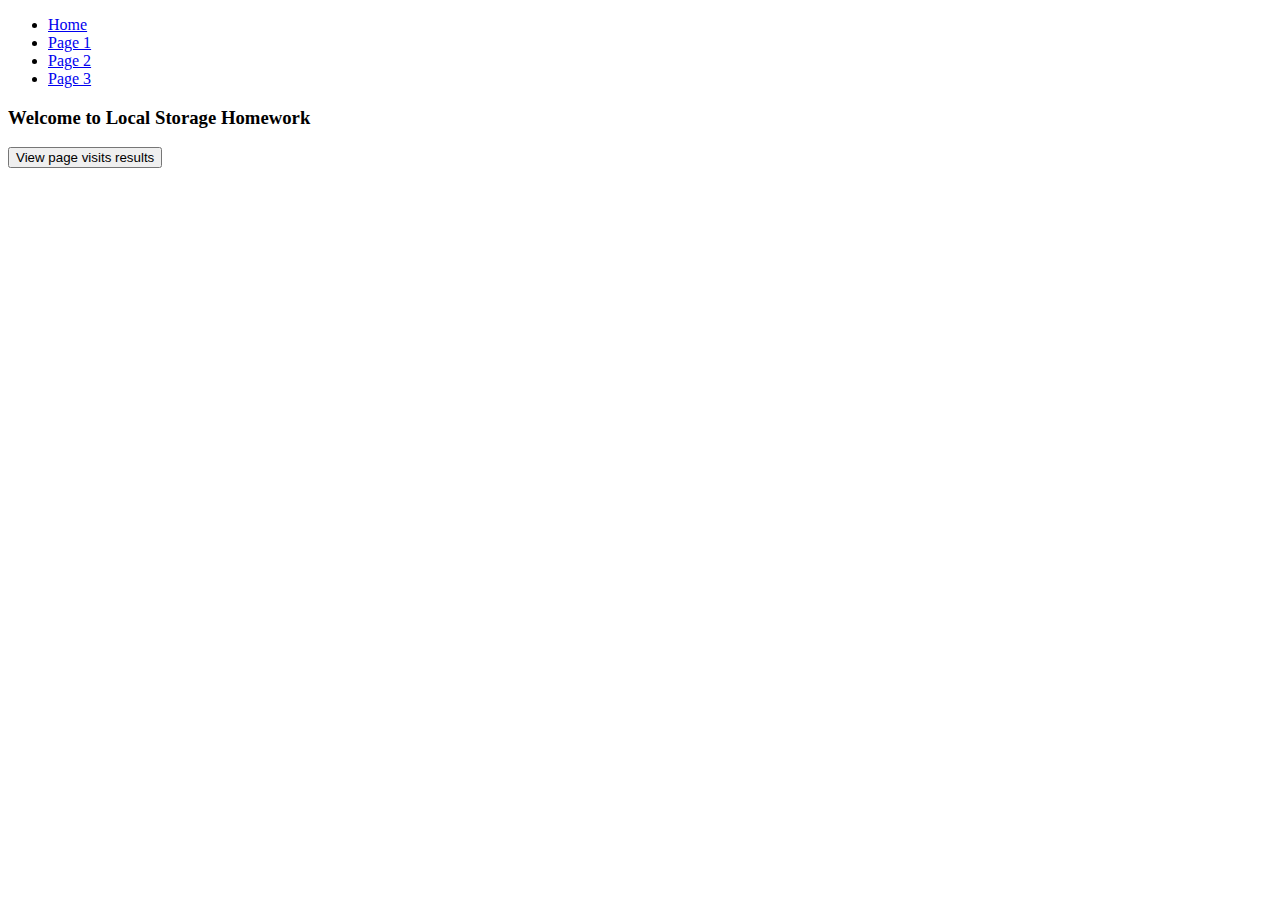
<file: SW_HW6/homework/index.html>
<!DOCTYPE html>
<html lang="en">

<head>
  <meta charset="UTF-8">
  <meta name="viewport" content="width=device-width, initial-scale=1.0">
  <meta http-equiv="X-UA-Compatible" content="ie=edge">
  <link href="https://fonts.googleapis.com/css?family=Hind:400,600%7CSource+Sans+Pro:400,600,700%7CFresca"
        rel="stylesheet"/>

  <link rel="stylesheet" type="text/css" href="css/main.css">
  <link rel="stylesheet" href="https://cdn.jsdelivr.net/npm/bootstrap@4.5.3/dist/css/bootstrap.min.css"
        integrity="sha384-TX8t27EcRE3e/ihU7zmQxVncDAy5uIKz4rEkgIXeMed4M0jlfIDPvg6uqKI2xXr2" crossorigin="anonymous">
  <script src="https://code.jquery.com/jquery-3.5.1.slim.min.js"
          integrity="sha384-DfXdz2htPH0lsSSs5nCTpuj/zy4C+OGpamoFVy38MVBnE+IbbVYUew+OrCXaRkfj"
          crossorigin="anonymous"></script>
  <script src="https://cdn.jsdelivr.net/npm/bootstrap@4.5.3/dist/js/bootstrap.bundle.min.js"
          integrity="sha384-ho+j7jyWK8fNQe+A12Hb8AhRq26LrZ/JpcUGGOn+Y7RsweNrtN/tE3MoK7ZeZDyx"
          crossorigin="anonymous"></script>

  <script src="js/index.js"></script>

  <title>Homework 6</title>
</head>

<body>
  <div class="container">
    <div class="mx-auto" id="content">
      <ul class="nav nav-pills mt-3 mb-5 ml-5">
        <li class="nav-item">
          <a class="nav-link active" href="#">Home</a>
        </li>
        <li class="nav-item">
          <a class="nav-link" onclick="visitLink('Page1')" href="page_1.html">Page 1</a>
        </li>
        <li class="nav-item">
          <a class="nav-link" onclick="visitLink('Page2')" href="page_2.html">Page 2</a>
        </li>
        <li class="nav-item">
          <a class="nav-link" onclick="visitLink('Page3')" href="page_3.html">Page 3</a>
        </li>
      </ul>
      <h3 class="mb-5">Welcome to Local Storage Homework</h3>
      <button type="button" onclick="viewResults()" class="btn btn-primary btn-lg btn-block mb-5">View page visits results</button>
    </div>

  </div>
</body>

</html>
</file>
<file: SW_HW1/homework/style.css>
html,body,div,span,applet,object,iframe,h1,h2,h3,h4,h5,h6,p,blockquote,pre,a,abbr,acronym,address,big,cite,code,del,dfn,em,font,img,ins,kbd,q,s,samp,small,strike,strong,sub,sup,tt,var,b,u,i,center,dl,dt,dd,ol,ul,li,fieldset,form,label,legend,table,caption,tbody,tfoot,thead,tr,th,td{background:transparent;border:0;margin:0;padding:0;vertical-align:baseline}body{line-height:1}h1,h2,h3,h4,h5,h6{clear:both;font-weight:normal}ol,ul{list-style:none}blockquote{quotes:none}blockquote:before,blockquote:after{content:'';content:none}del{text-decoration:line-through}table{border-collapse:collapse;border-spacing:0}a img{border:0}#container{float:left;margin:0 -240px 0 0;width:100%}#primary,#secondary{float:right;overflow:hidden;width:220px}#secondary{clear:right}#footer{clear:both;width:100%}.one-column #content{margin:0 auto;width:640px}.single-attachment #content{margin:0 auto;width:900px}body,input,textarea,.page-title span,.pingback a.url{font-family:Georgia,"Bitstream Charter",serif}h3#comments-title,h3#reply-title,#access .menu,#access div.menu ul,#cancel-comment-reply-link,.form-allowed-tags,#site-info,#site-title,#wp-calendar,.comment-meta,.comment-body tr th,.comment-body thead th,.entry-content label,.entry-content tr th,.entry-content thead th,.entry-meta,.entry-title,.entry-utility,#respond label,.navigation,.page-title,.pingback p,.reply,.widget-title,.wp-caption-text{font-family:"Helvetica Neue",Arial,Helvetica,"Nimbus Sans L",sans-serif}input[type="submit"]{font-family:"Helvetica Neue",Arial,Helvetica,"Nimbus Sans L",sans-serif}pre{font-family:"Courier 10 Pitch",Courier,monospace}code{font-family:Monaco,Consolas,"Andale Mono","DejaVu Sans Mono",monospace}#access .menu-header,div.menu,#colophon,#branding,#main,#wrapper{margin:0 auto;width:940px}#wrapper{background:#fff;margin-top:20px;padding:0 20px}#footer-widget-area{overflow:hidden}#footer-widget-area .widget-area{float:left;margin-right:20px;width:220px}#footer-widget-area #fourth{margin-right:0}#site-info{float:left;font-size:14px;font-weight:bold;width:700px}#site-generator{float:right;width:220px}body{background:#f1f1f1}body,input,textarea{color:#666;font-size:12px;line-height:18px}hr{background-color:#e7e7e7;border:0;clear:both;height:1px;margin-bottom:18px}p{margin-bottom:18px}ul{list-style:square;margin:0 0 18px 1.5em}ol{list-style:decimal;margin:0 0 18px 1.5em}ol ol{list-style:upper-alpha}ol ol ol{list-style:lower-roman}ol ol ol ol{list-style:lower-alpha}ul ul,ol ol,ul ol,ol ul{margin-bottom:0}dl{margin:0 0 24px 0}dt{font-weight:bold}dd{margin-bottom:18px}strong{font-weight:bold}cite,em,i{font-style:italic}big{font-size:131.25%}ins{background:#ffc;text-decoration:none}blockquote{font-style:italic;padding:0 3em}blockquote cite,blockquote em,blockquote i{font-style:normal}pre{background:#f7f7f7;color:#222;line-height:18px;margin-bottom:18px;overflow:auto;padding:1.5em}abbr,acronym{cursor:help}sup,sub{height:0;line-height:1;position:relative;vertical-align:baseline}sup{bottom:1ex}sub{top:.5ex}small{font-size:smaller}input{margin-bottom:10px}input[type="text"],input[type="password"],input[type="email"],input[type="url"],input[type="number"],textarea{background:#f9f9f9;border:1px solid #ccc;box-shadow:inset 1px 1px 1px rgba(0,0,0,0.1);-moz-box-shadow:inset 1px 1px 1px rgba(0,0,0,0.1);-webkit-box-shadow:inset 1px 1px 1px rgba(0,0,0,0.1);padding:2px}a:link{color:#06c}a:visited{color:#743399}a:active,a:hover{color:#ff4b33}.screen-reader-text{clip:rect(1px,1px,1px,1px);overflow:hidden;position:absolute !important;height:1px;width:1px}#header{padding:30px 0 0 0}#site-title{float:left;font-size:30px;line-height:36px;margin:0 0 18px 0;width:700px}#site-title a{color:#000;font-weight:bold;text-decoration:none}#site-description{color:#000;clear:right;float:right;font-style:italic;margin:15px 0 18px 0;opacity:.65;width:220px}#branding img{border-top:4px solid #000;border-bottom:1px solid #000;display:block;float:left}#access{background:#000;display:block;float:left;margin:0 auto;width:940px}#access .menu-header,div.menu{font-size:13px;margin-left:12px;width:928px}#access .menu-header ul,div.menu ul{list-style:none;margin:0}#access .menu-header li,div.menu li{float:left;position:relative}#access a{color:#aaa;display:block;line-height:38px;padding:0 10px;text-decoration:none}#access ul ul{box-shadow:0 3px 3px rgba(0,0,0,0.2);-moz-box-shadow:0 3px 3px rgba(0,0,0,0.2);-webkit-box-shadow:0 3px 3px rgba(0,0,0,0.2);display:none;position:absolute;top:38px;left:0;float:left;width:180px;z-index:99999}#access ul ul li{min-width:180px}#access ul ul ul{left:100%;top:0}#access ul ul a{background:#333;line-height:1em;padding:10px;width:160px;height:auto}#access li:hover>a,#access ul ul:hover>a{background:#333;color:#fff}#access ul li:hover>ul{display:block}#access ul li.current_page_item>a,#access ul li.current_page_ancestor>a,#access ul li.current-menu-ancestor>a,#access ul li.current-menu-item>a,#access ul li.current-menu-parent>a{color:#fff}* html #access ul li.current_page_item a,* html #access ul li.current_page_ancestor a,* html #access ul li.current-menu-ancestor a,* html #access ul li.current-menu-item a,* html #access ul li.current-menu-parent a,* html #access ul li a:hover{color:#fff}#main{clear:both;overflow:hidden;padding:40px 0 0 0}#content{margin-bottom:36px}#content,#content input,#content textarea{color:#333;font-size:16px;line-height:24px}#content p,#content ul,#content ol,#content dd,#content pre,#content hr{margin-bottom:24px}#content ul ul,#content ol ol,#content ul ol,#content ol ul{margin-bottom:0}#content pre,#content kbd,#content tt,#content var{font-size:15px;line-height:21px}#content code{font-size:13px}#content dt,#content th{color:#000}#content h1,#content h2,#content h3,#content h4,#content h5,#content h6{color:#000;line-height:1.5em;margin:0 0 20px 0}#content table{border:1px solid #e7e7e7;margin:0 -1px 24px 0;text-align:left;width:100%}#content tr th,#content thead th{color:#777;font-size:12px;font-weight:bold;line-height:18px;padding:9px 24px;border-right:1px solid #e7e7e7}#content tr td{border-top:1px solid #e7e7e7;padding:6px 24px;border-right:1px solid #e7e7e7}#content tr.odd td{background:#f2f7fc}.hentry{margin:0 0 48px 0}.home .sticky{background:#f2f7fc;border-top:4px solid #000;margin-left:-20px;margin-right:-20px;padding:18px 20px}.single .hentry{margin:0 0 36px 0}.page-title{color:#000;font-size:14px;font-weight:bold;margin:0 0 36px 0}.page-title span{color:#333;font-size:16px;font-style:italic;font-weight:normal}.page-title a:link,.page-title a:visited{color:#777;text-decoration:none}.page-title a:active,.page-title a:hover{color:#ff4b33}#content .entry-title{color:#000;font-size:21px;font-weight:bold;line-height:1.3em;margin-bottom:0}.entry-title a:link,.entry-title a:visited{color:#000;text-decoration:none}.entry-title a:active,.entry-title a:hover{color:#ff4b33}.entry-meta{color:#777;font-size:12px}.entry-meta abbr,.entry-utility abbr{border:0}.entry-meta abbr:hover,.entry-utility abbr:hover{border-bottom:1px dotted #666}.single-author .by-author{position:absolute !important;clip:rect(1px 1px 1px 1px);clip:rect(1px,1px,1px,1px)}.entry-content,.entry-summary{clear:both;padding:12px 0 0 0}.entry-content .more-link{white-space:nowrap}#content .entry-summary p:last-child{margin-bottom:12px}.entry-content fieldset{border:1px solid #e7e7e7;margin:0 0 24px 0;padding:24px}.entry-content fieldset legend{background:#fff;color:#000;font-weight:bold;padding:0 24px}.entry-content input{margin:0 0 24px 0}.entry-content input.file,.entry-content input.button{margin-right:24px}.entry-content label{color:#777;font-size:12px}.entry-content select{margin:0 0 24px 0}.entry-content sup,.entry-content sub{font-size:10px}.entry-content blockquote.left{float:left;margin-left:0;margin-right:24px;text-align:right;width:33%}.entry-content blockquote.right{float:right;margin-left:24px;margin-right:0;text-align:left;width:33%}.page-link{clear:both;color:#000;font-weight:bold;line-height:48px;word-spacing:.5em}.page-link a:link,.page-link a:visited{background:#f1f1f1;color:#333;font-weight:normal;padding:.5em .75em;text-decoration:none}.home .sticky .page-link a{background:#d9e8f7}.page-link a:active,.page-link a:hover{color:#ff4b33}body.page .edit-link{clear:both;display:block}#entry-author-info{background:#f2f7fc;border-top:4px solid #000;clear:both;font-size:14px;line-height:20px;margin:24px 0;overflow:hidden;padding:18px 20px}#entry-author-info #author-avatar{background:#fff;border:1px solid #e7e7e7;float:left;height:60px;margin:0 -104px 0 0;padding:11px}#entry-author-info #author-description{float:left;margin:0 0 0 104px}#entry-author-info h2{color:#000;font-size:100%;font-weight:bold;margin-bottom:0}.entry-utility{clear:both;color:#777;font-size:12px;line-height:18px}.entry-meta a,.entry-utility a{color:#777}.entry-meta a:hover,.entry-utility a:hover{color:#ff4b33}#content .video-player{padding:0}.format-standard .wp-video,.format-standard .wp-audio-shortcode,.format-audio .wp-audio-shortcode,.format-standard .video-player{margin-bottom:24px}.home #content .format-aside p,.home #content .category-asides p{font-size:14px;line-height:20px;margin-bottom:10px;margin-top:0}.format-gallery .size-thumbnail img,.category-gallery .size-thumbnail img{border:10px solid #f1f1f1;margin-bottom:0}.format-gallery .gallery-thumb,.category-gallery .gallery-thumb{float:left;margin-right:20px;margin-top:-4px}.home #content .format-gallery .entry-utility,.home #content .category-gallery .entry-utility{padding-top:4px}.attachment .entry-content .entry-caption{font-size:140%;margin-top:24px}.attachment .entry-content .nav-previous a:before{content:'\2190\00a0'}.attachment .entry-content .nav-next a:after{content:'\00a0\2192'}#content img.size-auto,#content img.size-full,#content img.size-large,#content img.size-medium,#content .entry-attachment img,#content .widget-container img{max-width:100%;height:auto}#ie8 #content img.size-auto,#ie8 #content img.size-full,#ie8 #content img.size-large,#ie8 #content img.size-medium,#ie8 #content .entry-attachment img{width:auto}.alignleft,img.alignleft{display:inline;float:left;margin-right:24px;margin-top:4px}.alignright,img.alignright{display:inline;float:right;margin-left:24px;margin-top:4px}.aligncenter,img.aligncenter{clear:both;display:block;margin-left:auto;margin-right:auto}img.alignleft,img.alignright,img.aligncenter{margin-bottom:12px}.wp-caption{background:#f1f1f1;line-height:18px;margin-bottom:20px;max-width:100%;padding:4px;text-align:center}.wp-caption img{margin:5px 5px 0;max-width:622px}.wp-caption p.wp-caption-text{color:#777;font-size:12px;margin:5px}.wp-smiley{margin:0}.gallery{margin:0 auto 18px}.gallery .gallery-item{float:left;margin-top:0;text-align:center}.gallery-columns-1 .gallery-item{width:100%}.gallery-columns-2 .gallery-item{width:50%}.gallery-columns-3 .gallery-item{width:33%}.gallery-columns-4 .gallery-item{width:25%}.gallery-columns-5 .gallery-item{width:20%}.gallery-columns-6 .gallery-item{width:16%}.gallery-columns-7 .gallery-item{width:14%}.gallery-columns-8 .gallery-item{width:12%}.gallery-columns-9 .gallery-item{width:11%}.gallery-columns-1 img{max-width:620px}.gallery-columns-2 img{max-width:288px}.gallery-columns-3 img{max-width:177px}.gallery-columns-4 img{max-width:122px}.gallery-columns-5 img{max-width:88px}.gallery-columns-6 img{max-width:66px}.gallery-columns-7 img{max-width:50px}.gallery-columns-8 img{max-width:39px}.gallery-columns-9 img{max-width:29px}.gallery-item img{height:auto}.gallery-columns-2 .attachment-medium{max-width:92%;height:auto}.gallery-columns-4 .attachment-thumbnail{max-width:84%;height:auto}.gallery .gallery-caption{color:#777;font-size:12px;margin:0 0 12px}.gallery dl{margin:0}.gallery img{border:10px solid #f1f1f1}.gallery br+br{display:none}#content .entry-attachment img{display:block;margin:0 auto}.navigation{color:#777;font-size:12px;line-height:18px;overflow:hidden}.navigation a:link,.navigation a:visited{color:#777;text-decoration:none}.navigation a:active,.navigation a:hover{color:#ff4b33}.nav-previous{float:left;width:50%}.nav-next{float:right;text-align:right;width:50%}#nav-above{margin:0 0 18px 0}#nav-above{display:none}.paged #nav-above,.single #nav-above{display:block}#nav-below{margin:-18px 0 0 0}#comments{clear:both}#comments .navigation{padding:0 0 18px 0}h3#comments-title,h3#reply-title{color:#000;font-size:20px;font-weight:bold;margin-bottom:0}h3#comments-title{padding:24px 0}.commentlist{list-style:none;margin:0}.commentlist li.comment{border-bottom:1px solid #e7e7e7;line-height:24px;margin:0 0 24px 0;padding:0 0 0 56px;position:relative}.commentlist li:last-child{border-bottom:0;margin-bottom:0}#comments .comment-body ul,#comments .comment-body ol{margin-bottom:18px}#comments .comment-body p:last-child{margin-bottom:6px}#comments .comment-body blockquote p:last-child{margin-bottom:24px}.commentlist ol{list-style:decimal}.commentlist .avatar{position:absolute;top:4px;left:0}.comment-author cite{color:#000;font-style:normal;font-weight:bold}.comment-author .says{font-style:italic}.comment-meta{font-size:12px;margin:0 0 18px 0}.comment-meta a:link,.comment-meta a:visited{color:#777;text-decoration:none}.comment-meta a:active,.comment-meta a:hover{color:#ff4b33}.commentlist .bypostauthor>div{background:#f2f7fc;border-top:4px solid #000;margin-bottom:10px;padding:10px 0 0 20px}.reply{font-size:12px;padding:0 0 24px 0}.reply a,a.comment-edit-link{color:#777}.reply a:hover,a.comment-edit-link:hover{color:#ff4b33}.commentlist .children{list-style:none;margin:0}.commentlist .children li{border:0;margin:0}.nopassword,.nocomments{display:none}#comments .pingback{border-bottom:1px solid #e7e7e7;margin-bottom:18px;padding-bottom:18px}.commentlist li.comment+li.pingback{margin-top:-6px}#comments .pingback p{color:#777;display:block;font-size:12px;line-height:18px;margin:0}#comments .pingback .url{font-size:13px;font-style:italic}input[type="submit"]{color:#333}form{text-align:right}input{width:200px}#respond{border-top:1px solid #e7e7e7;margin:24px 0;overflow:hidden;position:relative}#respond p{margin:0}#respond .comment-notes{margin-bottom:1em}.form-allowed-tags{line-height:1em}.children #respond{margin:0 48px 0 0}h3#reply-title{margin:18px 0}#comments-list #respond{margin:0 0 18px 0}#comments-list ul #respond{margin:0}#cancel-comment-reply-link{font-size:12px;font-weight:normal;line-height:18px}#respond .required{color:#ff4b33;font-weight:bold}#respond label{color:#777;font-size:12px}#respond input{margin:0 0 9px;width:98%}#respond textarea{width:98%}#respond .form-allowed-tags{color:#777;font-size:12px;line-height:18px}#respond .form-allowed-tags code{font-size:11px}#respond .form-submit{margin:12px 0}#respond .form-submit input{font-size:14px;width:auto}.widget-area ul{list-style:none;margin-left:0}.widget-area ul ul{list-style:square;margin-left:1.3em}.widget-area select{max-width:100%}.widget_search #s{width:60%}.widget_search label{display:none}.widget-container{word-wrap:break-word;-webkit-hyphens:auto;-moz-hyphens:auto;hyphens:auto;margin:0 0 18px 0}.widget-container .wp-caption img{margin:auto}.widget-container.widget_image .wp-caption{width:auto}.widget-container.widget_image .wp-caption img{margin-left:-8px}.widget-title{color:#222;font-size:14px;font-weight:bold}.widget-area a:link,.widget-area a:visited{text-decoration:none}.widget-area a:active,.widget-area a:hover{text-decoration:underline}.widget-area .entry-meta{font-size:11px}#wp_tag_cloud div{line-height:1.6em}#wp-calendar{width:100%}#wp-calendar caption{color:#222;font-size:14px;font-weight:bold;padding-bottom:4px;text-align:left}#wp-calendar thead{font-size:11px}#wp-calendar tbody{color:#aaa}#wp-calendar tbody td{background:#f5f5f5;border:1px solid #fff;padding:3px 0 2px;text-align:center}#wp-calendar tbody .pad{background:0}#wp-calendar tfoot #next{text-align:right}.widget_rss a.rsswidget{color:#000}.widget_rss a.rsswidget:hover{color:#ff4b33}.widget_rss .widget-title img{width:11px;height:11px}#main .widget-area ul{margin-left:0;padding:0 20px 0 0}#main .widget-area ul ul{border:0;margin-left:1.3em;padding:0}#main .widget-container.music-player ul{margin:0}#footer{margin-bottom:20px}#colophon{border-top:4px solid #000;margin-top:-4px;overflow:hidden;padding:18px 0}#site-info{font-weight:bold}#site-info a{color:#000;text-decoration:none}#site-generator{font-style:italic;position:relative}#site-generator a{background:url(images/wordpress.png) center left no-repeat;color:#666;display:inline-block;line-height:16px;padding-left:20px;text-decoration:none}#site-generator a:hover{text-decoration:underline}img#wpstats{display:block;margin:0 auto 10px}pre{-webkit-text-size-adjust:140%}code{-webkit-text-size-adjust:160%}#access,.entry-meta,.entry-utility,.navigation,.widget-area{-webkit-text-size-adjust:120%}#site-description{-webkit-text-size-adjust:none}@media print{body{background:none !important}#wrapper{clear:both !important;display:block !important;float:none !important;position:relative !important}#header{border-bottom:2pt solid #000;padding-bottom:18pt}#colophon{border-top:2pt solid #000}#site-title,#site-description{float:none;line-height:1.4em;margin:0;padding:0}#site-title{font-size:13pt}.entry-content{font-size:14pt;line-height:1.6em}.entry-title{font-size:21pt}#access,#branding img,#respond,.comment-edit-link,.edit-link,.navigation,.page-link,.widget-area{display:none !important}#container,#header,#footer{margin:0;width:100%}#content,.one-column #content{margin:24pt 0 0;width:100%}.wp-caption p{font-size:11pt}#site-info,#site-generator{float:none;width:auto}#colophon{width:auto}img#wpstats{display:none}#site-generator a{margin:0;padding:0}#entry-author-info{border:1px solid #e7e7e7}#main{display:inline}.home .sticky{border:0}}img{width:140px;vertical-align:middle;display:block;margin:0 auto;margin-left:calc(50% - 50px);margin-bottom:20px}nav>a{padding:10px;color:#0279c1}nav>a b:hover{color:#00527a}nav>a:visited{color:#0279c1}article{padding-left:10px}footer{margin-top:20px;padding:40px 20px;text-align:center;background:#3333}
</file>
<file: SW_HW10/homework/css/style1.css>
body {
  background-color: #21232e;
  width: 1920px;
  margin: 0 auto;
  font-size: 16px;
  color: #ffffff;
  font-family: "Source Sans Pro", sans-serif; }
  body .header-wrap {
    background-image: url("../img/m-h-night.jpg");
    background-size: cover;
    background-position: center;
    height: 700px;
    width: 1920px;
    border-bottom-right-radius: 40%; }
    body .header-wrap div, body .header-wrap > p {
      margin-left: 12rem; }
    body .header-wrap .landing-logo {
      display: flex;
      justify-content: left;
      column-gap: 0.3rem; }
      body .header-wrap .landing-logo img {
        margin-top: 1rem; }
      body .header-wrap .landing-logo p {
        font-family: "Fresca", sans-serif;
        margin-top: 0.8rem;
        margin-bottom: 0;
        font-size: 1.5rem;
        font-weight: 600;
        width: 4.5rem;
        display: flex;
        flex-direction: column;
        justify-content: center;
        align-items: center; }
        body .header-wrap .landing-logo p span {
          font-size: 0.65rem;
          font-weight: 600;
          text-align: center; }
    body .header-wrap .header_heading {
      font-size: 4.5rem;
      font-weight: bold;
      width: 35rem;
      margin-top: 4rem;
      margin-bottom: 3.2rem;
      line-height: 1; }
      body .header-wrap .header_heading .header_heading_span {
        position: relative; }
        body .header-wrap .header_heading .header_heading_span::after {
          content: attr(data-word);
          position: absolute;
          top: 0.55rem;
          left: 0;
          background-color: #ff4e33; }
    body .header-wrap .header_text {
      font-family: "Fresca", sans-serif;
      margin-top: 0;
      width: 38rem;
      line-height: 1.5;
      letter-spacing: 0.3px; }
    body .header-wrap .header-button-wrap {
      width: 31rem;
      display: flex;
      justify-content: space-between;
      align-items: center;
      margin-top: 4rem; }
      body .header-wrap .header-button-wrap .header_button {
        color: #ffffff;
        background-color: #e3ac00;
        border: none;
        padding: 1rem 2.5rem;
        font-size: 1rem;
        font-weight: 600;
        border-radius: 0.2rem; }
      body .header-wrap .header-button-wrap .login {
        color: #ffffff;
        font-size: 1.3rem; }
  body .section {
    position: relative;
    display: flex;
    flex-direction: column;
    align-items: center; }
    body .section .section_text {
      font-size: 2.5rem;
      font-weight: 600; }
      body .section .section_text .section-text-span {
        position: relative; }
        body .section .section_text .section-text-span::after {
          content: attr(data-word);
          position: absolute;
          top: 0;
          left: 0;
          margin-bottom: 1rem;
          background-color: #ff4e33; }
    body .section div.section_card_wrap {
      width: 70rem;
      display: flex;
      flex-direction: column;
      align-items: center;
      row-gap: 2rem;
      color: #ffffff; }
      body .section div.section_card_wrap .section_card {
        display: flex;
        justify-content: flex-start;
        column-gap: 10%;
        width: 70rem;
        padding: 1rem 2rem 1rem 1rem;
        border-radius: 0.4rem;
        background-color: #3b3f50; }
        body .section div.section_card_wrap .section_card .section_card_img {
          border-radius: 0.4rem;
          width: 40%; }
        body .section div.section_card_wrap .section_card .section_card_right_container {
          width: 40%;
          display: flex;
          flex-direction: column;
          justify-content: center;
          align-items: center; }
        body .section div.section_card_wrap .section_card .section_card_heading {
          font-size: 1.5rem;
          font-weight: 600; }
        body .section div.section_card_wrap .section_card .section_link, body .section div.section_card_wrap .section_card .section_card_text {
          color: #d9dede;
          line-height: 1.5; }
        body .section div.section_card_wrap .section_card .section_card_text {
          font-family: "Fresca", sans-serif; }
    body .section div.section_banner {
      position: absolute;
      top: 84.5rem;
      left: 21rem;
      background: linear-gradient(to right, #e3ac00, #943050);
      width: 78rem;
      border-radius: 0.4rem;
      display: flex;
      justify-content: space-around;
      align-items: center; }
      body .section div.section_banner .section_banner_heading {
        font-size: 2rem;
        font-weight: bold;
        margin-bottom: 0.2rem; }
        body .section div.section_banner .section_banner_heading .section-banner-heading-span {
          position: relative; }
          body .section div.section_banner .section_banner_heading .section-banner-heading-span::after {
            content: attr(data-word);
            position: absolute;
            bottom: 0.05rem;
            left: 0;
            padding-top: 1rem;
            background-color: #ff4e33; }
      body .section div.section_banner .section_banner_text {
        font-family: "Fresca", sans-serif;
        margin-top: 1rem;
        margin-bottom: 2rem;
        color: #d9dede;
        font-weight: 500; }
      body .section div.section_banner .section_banner_button {
        color: #ffffff;
        background-color: #e3ac00;
        border: none;
        padding: 1rem 2.5rem;
        font-size: 1rem;
        font-weight: 600;
        border-radius: 0.2rem; }
  body .footer-wrap {
    font-family: "Fresca", sans-serif;
    display: flex;
    justify-content: space-around;
    align-items: center;
    margin-top: 15rem;
    padding-top: 7rem;
    padding-bottom: 3rem;
    background-color: #3b3f50;
    color: #d9dede; }
    body .footer-wrap .footer_logo {
      display: flex;
      justify-content: left;
      column-gap: 0.3rem; }
      body .footer-wrap .footer_logo img {
        margin-top: 1rem; }
      body .footer-wrap .footer_logo p {
        font-family: "Fresca", sans-serif;
        margin-top: 0.8rem;
        margin-bottom: 0;
        font-size: 1.5rem;
        font-weight: 600;
        width: 4.5rem;
        display: flex;
        flex-direction: column;
        justify-content: center;
        align-items: center; }
        body .footer-wrap .footer_logo p span {
          font-size: 0.65rem;
          font-weight: 600;
          text-align: center; }
    body .footer-wrap .footer_text {
      width: 21rem; }
</file>
<file: SW_HW10/homework/css/style2.css>
body {
  background-color: #21232e;
  width: 1920px;
  margin: 0 auto;
  font-size: 16px;
  color: #ffffff;
  font-family: "Source Sans Pro", sans-serif; }
  body .header-wrap {
    background-image: url("../img/m-h-night.jpg");
    background-size: cover;
    background-position: center;
    height: 700px;
    width: 1920px;
    border-bottom-right-radius: 40%; }
    body .header-wrap div, body .header-wrap > p {
      margin-left: 12rem; }
    body .header-wrap .landing-logo {
      display: flex;
      justify-content: left;
      column-gap: 0.3rem; }
      body .header-wrap .landing-logo img {
        margin-top: 1rem; }
      body .header-wrap .landing-logo p {
        font-family: "Fresca", sans-serif;
        margin-top: 0.8rem;
        margin-bottom: 0;
        font-size: 1.5rem;
        font-weight: 600;
        width: 4.5rem;
        display: flex;
        flex-direction: column;
        justify-content: center;
        align-items: center; }
        body .header-wrap .landing-logo p span {
          font-size: 0.65rem;
          font-weight: 600;
          text-align: center; }
    body .header-wrap .header_heading {
      font-size: 4.5rem;
      font-weight: bold;
      width: 35rem;
      margin-top: 4rem;
      margin-bottom: 3.2rem;
      line-height: 1; }
      body .header-wrap .header_heading .header_heading_span {
        position: relative; }
        body .header-wrap .header_heading .header_heading_span::after {
          content: attr(data-word);
          position: absolute;
          top: 0.55rem;
          left: 0;
          background-color: #ff4e33; }
    body .header-wrap .header_text {
      font-family: "Fresca", sans-serif;
      margin-top: 0;
      width: 38rem;
      line-height: 1.5;
      letter-spacing: 0.3px; }
    body .header-wrap .header-button-wrap {
      width: 31rem;
      display: flex;
      justify-content: space-between;
      align-items: center;
      margin-top: 4rem; }
      body .header-wrap .header-button-wrap .header_button {
        color: #ffffff;
        background-color: #e3ac00;
        border: none;
        padding: 1rem 2.5rem;
        font-size: 1rem;
        font-weight: 600;
        border-radius: 0.2rem; }
      body .header-wrap .header-button-wrap .login {
        color: #ffffff;
        font-size: 1.3rem; }
  body .section {
    position: relative;
    display: flex;
    flex-direction: column;
    align-items: center; }
    body .section .section_text {
      font-size: 2.5rem;
      font-weight: 600; }
      body .section .section_text .section-text-span {
        position: relative; }
        body .section .section_text .section-text-span::after {
          content: attr(data-word);
          position: absolute;
          top: 0;
          left: 0;
          margin-bottom: 1rem;
          background-color: #ff4e33; }
    body .section div.section_card_wrap {
      width: 70rem;
      display: flex;
      flex-direction: column;
      align-items: center;
      row-gap: 2rem;
      color: #ffffff; }
      body .section div.section_card_wrap .section_card {
        display: flex;
        justify-content: flex-start;
        column-gap: 10%;
        width: 70rem;
        padding: 1rem 2rem 1rem 1rem;
        border-radius: 0.4rem;
        background-color: #3b3f50; }
        body .section div.section_card_wrap .section_card .section_card_img {
          border-radius: 0.4rem;
          width: 40%; }
        body .section div.section_card_wrap .section_card .section_card_right_container {
          width: 40%;
          display: flex;
          flex-direction: column;
          justify-content: center;
          align-items: center; }
        body .section div.section_card_wrap .section_card .section_card_heading {
          font-size: 1.5rem;
          font-weight: 600; }
        body .section div.section_card_wrap .section_card .section_link, body .section div.section_card_wrap .section_card .section_card_text {
          color: #d9dede;
          line-height: 1.5; }
        body .section div.section_card_wrap .section_card .section_card_text {
          font-family: "Fresca", sans-serif; }
    body .section div.section_banner {
      position: absolute;
      top: 84.5rem;
      left: 21rem;
      background: linear-gradient(to right, #e3ac00, #943050);
      width: 78rem;
      border-radius: 0.4rem;
      display: flex;
      justify-content: space-around;
      align-items: center; }
      body .section div.section_banner .section_banner_heading {
        font-size: 2rem;
        font-weight: bold;
        margin-bottom: 0.2rem; }
        body .section div.section_banner .section_banner_heading .section-banner-heading-span {
          position: relative; }
          body .section div.section_banner .section_banner_heading .section-banner-heading-span::after {
            content: attr(data-word);
            position: absolute;
            bottom: 0.05rem;
            left: 0;
            padding-top: 1rem;
            background-color: #ff4e33; }
      body .section div.section_banner .section_banner_text {
        font-family: "Fresca", sans-serif;
        margin-top: 1rem;
        margin-bottom: 2rem;
        color: #d9dede;
        font-weight: 500; }
      body .section div.section_banner .section_banner_button {
        color: #ffffff;
        background-color: #e3ac00;
        border: none;
        padding: 1rem 2.5rem;
        font-size: 1rem;
        font-weight: 600;
        border-radius: 0.2rem; }
  body .footer-wrap {
    font-family: "Fresca", sans-serif;
    display: flex;
    justify-content: space-around;
    align-items: center;
    margin-top: 15rem;
    padding-top: 7rem;
    padding-bottom: 3rem;
    background-color: #3b3f50;
    color: #d9dede; }
    body .footer-wrap .footer_logo {
      display: flex;
      justify-content: left;
      column-gap: 0.3rem; }
      body .footer-wrap .footer_logo img {
        margin-top: 1rem; }
      body .footer-wrap .footer_logo p {
        font-family: "Fresca", sans-serif;
        margin-top: 0.8rem;
        margin-bottom: 0;
        font-size: 1.5rem;
        font-weight: 600;
        width: 4.5rem;
        display: flex;
        flex-direction: column;
        justify-content: center;
        align-items: center; }
        body .footer-wrap .footer_logo p span {
          font-size: 0.65rem;
          font-weight: 600;
          text-align: center; }
    body .footer-wrap .footer_text {
      width: 21rem; }
</file>
<file: SW_HW11/homework/css/style.css>
body {
    min-width: 900px;
    font-size: 14px;
}

.header-wrap {
    background-image: url('../img/apples.jpg');
    background-size: cover;
    min-width: 900px;
    min-height: 416px;
    color: #FFF;
    position: relative;
}

.header-heading {
    display: flex;
    justify-content: space-between;
}

.header-heading-left-container {
    position: relative;
    top: 1rem;
    left: 2rem;
    margin-top: 0;
    margin-bottom: 0;
}

.menu {
    position: relative;
    top: 1rem;
    right: 2rem;
    margin-top: 0;
    margin-bottom: 0;
}

.menu-list {
    display: flex;
    justify-content: space-between;
    list-style-type: none;
    margin-top: 0;
    margin-bottom: 0;
}

.menu-list li {
    display: block;
    margin: 0 0.5rem;
}

.header-text {
    position: absolute;
    top: 50%;
    left: 50%;
    transform: translate(-50%, -50%);
    display: flex;
    flex-direction: column;
    align-items: center;
}

.header-text-center {
    font-size: 2rem;
    letter-spacing: 3px;
    margin-bottom: 0;
    margin-top: 0;
}

.header-text-center span {
    font-size: 3rem;
    font-weight: 400;
    margin-bottom: 0;
    margin-top: 0;
}

.header-text-below {
    font-size: 0.8rem;
    font-weight: lighter;
}

.header-button-wrap {
    position: absolute;
    bottom: 8%;
    left: 50%;
    transform: translate(-50%, -50%);
}

.header-button {
    background-color: #343638;
    border: 2px solid white;
    padding: 0.75rem 2.75rem;
    color: white;
    opacity: 0.75;
    font-weight: 400;
    font-size: 0.65rem;
}

.section_1 {
    display: flex;
    justify-content: space-between;
    margin-top: 2rem;
    margin-bottom: 0;
    padding: 2rem;
    column-gap: 1.5rem;
}

.section_1_left_column {
    display: inline-block;
    width: 50%;
    font-size: 1.1rem;
}

.section_1_right_column {
    display: inline-block;
    width: 50%;
}

.articles_section, .subscribe_section {
    background-color: #f3f3f3;
}

.articles_section_paragraph {
    padding-top: 5rem;
    padding-bottom: 2rem;
    text-align: center;
    font-size: 1.2rem;
}

.left-article {
    display: flex;
    margin-bottom: 0.7rem;
}

.left-picture-wrapper {
    position: relative;
    width: 60%;
    margin: 0 2rem;
}

.left-article p {
    width: 30%;
    display: flex;
    align-items: center;
}

.left-picture-wrapper img {
    width: 100%;
    filter: saturate(150%);
}

.date_paragraph_left {
    color: white;
    position: absolute;
    left: 0.5rem;
    bottom: 0.1rem;
}

.button_like_left {
    position: absolute;
    top: 1rem;
    right: 1rem;
}

.right-article {
    display: flex;
    margin-bottom: 0.7rem;
}

.last-article {
    display: flex;
}

.right-picture-wrapper {
    position: relative;
    width: 60%;
}

.right-article p {
    width: 30%;
    margin: 0 2rem;
    display: flex;
    align-items: center;
}

.last-article p {
    width: 30%;
    margin: 0 2rem;
    display: flex;
    align-items: center;
}

.right-picture-wrapper img {
    width: 100%;
    filter: saturate(150%);
}

.date_paragraph_right {
    color: white;
    position: absolute;
    left: 0.2rem;
    bottom: 0.5rem;
}

.button_like_right {
    position: absolute;
    top: 1rem;
    right: 1rem;
}

.button_like_left, .button_like_right {
    background-color: #6b6b6b;
    border: 1px solid white;
    color: white;
    font-size: 0.7rem;
}

.subscribe-form-wrap {
    background-color: #f3f3f3;
    margin: 0;
    padding: 2rem 0;
}

.subscribe-form-sub-wrap {
    background-color: white;
    margin: 0 1.5rem 0 2rem;
    padding: 2rem 1rem;
    display: flex;
    justify-content: center;
    column-gap: 1rem;
}

.subscribe-form label {
    font-size: 1.2rem;
    margin-top: 0.5rem;
}

.email-input-wrap {
    height: 2rem;
    width: 70%;
    display: flex;
    justify-content: center;
}

#email {
    border: 1px solid black;
    color: black;
    background-color: #f3f3f3;
    width: 80%;
    height: 100%;
    font-size: 0.7rem;
}

#submit-email-button {
    background-color: #343638;
    color: white;
    font-size: 0.7rem;
    height: 110%;
}

.footer-wrap {
    margin-top: 5rem;
}

.footer-nav {
    list-style-type: none;
    display: flex;
    justify-content: center;
    column-gap: 1rem;
    padding: 0 1rem;
    margin-bottom: 4rem;
}

.footer-nav li {
    display: block;
    width: 20%;
}

.footer-nav li:nth-child(2) .footer-paragraph {
    font-style: italic;
}

.footer-nav li:nth-child(4) .footer-paragraph {
    margin-bottom: 0;
}

.footer-nav li:nth-child(4) {
    width: 30%;
}

.footer-paragraph {
    color: #A4A4A4;
}

.footer-footing {
    display: flex;
    justify-content: space-between;
}

.footer-footing-left-container {
    position: relative;
    bottom: 0.3rem;
    left: 1rem;
    margin-top: 0;
    margin-bottom: 0;
    color: #A4A4A4;
}

.footer-menu {
    position: relative;
    bottom: 0.3rem;
    right: 1.5rem;
    margin-top: 0;
    margin-bottom: 0;
}

.footer-menu-list {
    display: flex;
    justify-content: space-between;
    list-style-type: none;
    margin-top: 0;
    margin-bottom: 0;
}

.footer-menu-list li {
    display: block;
    margin: 0 0.5rem;
}

.footer-input-wrap {
    display: flex;
    justify-content: flex-start;
    margin-right: 0;
    height: 2rem;
}

#footer-email {
    border: 1px solid black;
    color: black;
    background-color: #f3f3f3;
    font-size: 0.7rem;
    width: 80%;
}

#footer-email-button {
    background-color: #343638;
    color: white;
    font-size: 0.7rem;
}

.last-tweet-time {
    color: #A4A4A4;
}
</file>
<file: SW_HW12/homework/css/styles.css>
html {
  scroll-behavior: smooth;
}

.section {
  scroll-margin-top: 5rem;
}

body {
  font-family: 'Montserrat', sans-serif;
  font-size: 14px;
  position: relative;
}

.header-heading {
  position: fixed;
  top: 1rem;
  left: 0;
}

.header-heading {
  display: flex;
  flex-direction: column;
  align-items: center;
  row-gap: 1rem;
  margin-bottom: 1rem;
}

.menu-list {
  display: flex;
  justify-content: space-between;
  list-style-type: none;
  margin-top: 0;
  margin-bottom: 0;
  padding-left: 0;
}

.menu-list li {
  display: block;
  margin: 0 0.5rem;
  font-weight: bold;
}

.empty-div {
  height: 5.5rem;
}

.header-text-wrapper {
  background-image: url("../img/lady.jpg");
  background-size: cover;
  background-position: left 30% bottom 0;
}

.header-text {
  display: flex;
  flex-direction: column;
  align-items: center;
  padding-top: 5rem;
}

.header-text p {
  text-align: center;
}

.header-text-center {
  font-size: 2.2rem;
  color: black;
  font-weight: 700;
  width: 70%;
}

.header-text-below {
  font-size: 1.1rem;
  color: #363636;
  margin-top: 0;
}

.header-icons-wrap {
  display: flex;
  justify-content: space-around;
  padding: 1rem;
}

.header-icons-wrap div {
  width: 3rem;
  height: 3rem;
  background-color: #0078aa;
  display: flex;
  justify-content: center;
  align-items: center;
  border-radius: 50%;
}

.header-icons-wrap svg {
  fill: #fff;
  width: 60%;
  height: 60%;
}

.tools-pic img {
  width: 100%;
}

.about-clinic-articles-wrapper {
  text-align: center;
}

.about-clinic-p {
  font-size: 2.2rem;
  font-weight: bold;
  margin-bottom: 0;
}

.prof-care {
  color: #0078aa;
  font-weight: 500;
  margin-bottom: 2rem;
}

.about-clinic-articles-wrapper > article > p::before {
  content: "\27AA";
  color: #0078aa;
}

.services-section {
  background-image: url("../img/services_bg.jpg");
  padding: 1rem;
  margin-top: 1rem;
}

.services-section > p {
  text-align: center;
}

.services-section > p:first-child {
  font-size: 1.7rem;
  margin-bottom: 0;
}

.services-section article {
  background-color: white;
  margin-bottom: 1.5rem;
  padding: 1rem;
}

.pricing-section {
  text-align: center;
}

.xmark-div {
  width: 1rem;
  height: 1rem;
  display: flex;
  justify-content: center;
  align-items: center;
}

.pricing-articles-wrapper {
  display: flex;
  flex-direction: column;
  row-gap: 1rem;
}

.pricing-articles-wrapper article {
  display: flex;
  flex-direction: column;
  align-items: center;
}

.border {
  border: 1px solid #0078aa;
  border-left: 2px solid #0078aa;
  border-bottom: 2px solid #0078aa;
}

.get-now-button {
  border: 2px solid #0078aa;
  border-radius: 1rem;
  width: 40%;
  padding: 1rem;
  color: #0078aa;
  background-color: white;
  font-weight: 600;
  font-size: 1.1rem;
}

.contact-section {
  display: flex;
  flex-direction: column;
}

.contact-section-left-container {
  background-image: url("../img/contact_image.jpg");
  background-size: cover;
}

.contact-form-wrapper {
  padding: 0 1rem 1rem;
  margin-top: -0.5rem;
}

.contact-form-wrapper p {
  text-align: center;
}

.form-wrap {
  display: flex;
  flex-direction: column;
  row-gap: 0.5rem;
}

div.submit-button {
  display: flex;
  justify-content: center;
  margin: 1rem;
}

#submit-button {
  border: 1px solid white;
  border-radius: 1rem;
  width: 40%;
  padding: 1rem;
  color: #fff;
  background-color: #0078aa;
  font-weight: 600;
  font-size: 1.1rem;
}

.footer-wrap {
  background-color: #363636;
  display: flex;
  justify-content: center;
  font-size: 1.1rem;
}

.borderless-field {
  border-left: none;
  border-top: none;
  border-right: none;
  border-bottom: 1px solid #d5d4d4;
  color: #363636;
}

.borderless-field-full {
  border: none;
}

.text-indent-03rem {
  text-indent: 0.3rem;
}

.text-indent-05rem {
  text-indent: 0.5rem;
}


.svg-white {
  fill: white;
}

.svg-primary {
  fill: #0078aa;
}

.bg-blue {
  background-color: #47c9e5;
}

.fs1-2rem {
  font-size: 1.2rem;
}

.fs1-5rem {
  font-size: 1.5rem;
}

.fs-2rem {
  font-size: 2rem;
}

.fs-3rem {
  font-size: 3rem;
}

.fs-4rem {
  font-size: 4rem;
}

.fw-500 {
  font-weight: 500;
}

.fw-700 {
  font-weight: 700;
}

.fs-italic {
  font-style: italic;
}

.pd1rem {
  padding: 1rem;
}

.pd-bottom05rem {
  padding-bottom: 0.5rem;
}

.pd-bottom1rem {
  padding-bottom: 1rem;
}

.color-white {
  color: white;
}

.color-primary {
  color: #0078aa;
}

.color-blue {
  color: #47c9e5;
}

.no-margin-bottom {
  margin-bottom: 0;
}

.no-margin-top {
  margin-top: 0;
}

@media (hover: hover) {
  .menu-list a:hover {
    color: #0078aa;
  }

  .header-icons-wrap div:hover {
    background-color: #fff;
    border: 1px solid #0078aa;
    box-sizing: border-box;
  }

  .header-icons-wrap svg:hover {
    fill: #0078aa;
  }

  .fixed-up-button:hover {
    background-color: #fff;
    border: 1px solid #0078aa;
    box-sizing: border-box;
  }

  .fixed-up-button svg:hover {
    fill: #0078aa;
  }

  .get-now-button:hover {
    border: 2px solid #0078aa;
    color: #fff;
    background-color: #0078aa;
  }

  #submit-button:hover {
    box-sizing: border-box;
    border: 1px solid #0078aa;
    color: #0078aa;
    background-color: #fff;
  }
}

@media screen and (max-width: 767px) {
  .fixed-up-button {
    position: fixed;
    bottom: 3rem;
    right: 1rem;
    width: 3rem;
    height: 3rem;
    background-color: #0078aa;
    display: flex;
    justify-content: center;
    align-items: center;
    border-radius: 50%;
  }

  .fixed-up-button a {
    text-align: center;
  }

  .fixed-up-button svg {
    fill: #fff;
    width: 35%;
    height: 35%;
  }
}

@media screen and (min-width: 768px) {
  .header-heading {
    width: 100%;
    display: flex;
    flex-direction: row;
    justify-content: space-between;
  }
  .header-heading-logo-container {
    position: relative;
    top: 0;
    left: 1rem;
  }
  .menu-wrapper {
    position: relative;
    top: 0;
    right: 1rem;
  }
  .header-text {
    display: flex;
    flex-direction: column;
    align-items: flex-start;
    padding-top: 5rem;
  }
  .header-text p {
    width: 70%;
    text-align: left;
  }
  .header-text p:nth-child(2) {
    width: 60%;
    text-align: left;
    color: #b1b9c6;
  }
  .header-icons-wrap {
    display: flex;
    justify-content: flex-start;
    column-gap: 2rem;
    padding: 1rem;
  }
  .header-text-wrapper {
    background-position: left 40% bottom 0;
    padding-top: 5rem;
    padding-bottom: 8rem;
    padding-left: 1rem;
  }
  .about-clinic-section {
    display: flex;
    flex-direction: row;
    column-gap: 2rem;
    align-items: center;
  }
  .tools-pic {
    width: 50%;
  }
  .about-clinic-articles-wrapper {
    width: 50%;
    text-align: left;
  }
  body {
    font-family: 'Montserrat', sans-serif;
    font-size: 14px;
    position: relative;
  }
  .fixed-up-button {
    position: fixed;
    bottom: 3rem;
    right: 3rem;
    width: 3rem;
    height: 3rem;
    background-color: #0078aa;
    display: flex;
    justify-content: center;
    align-items: center;
    border-radius: 50%;
  }
  .fixed-up-button a {
    text-align: center;
  }

  .fixed-up-button svg {
    fill: #fff;
    width: 35%;
    height: 35%;
  }
  .services-articles-wrapper {
    display: flex;
    flex-flow: row wrap;
    justify-content: center;
    column-gap: 2rem;
  }
  .services-articles-wrapper article {
    width: 25%;
  }
  .pricing-section {
    background-image: url("../img/pricing_bg.jpg");
    background-size: contain;
    background-repeat: no-repeat;
    background-position: left 25% top 15%;
  }
  .pricing-articles-wrapper {
    display: flex;
    flex-flow: row;
    justify-content: center;
    align-items: center;
    column-gap: 0;
  }

  .pricing-articles-wrapper article {
    width: 30%;
    display: flex;
    flex-direction: column;
    align-items: center;
  }

  .pricing-articles-wrapper article:nth-child(2) {
    width: 22%;
    height: 100%;
  }
  .contact-section {
    display: flex;
    flex-direction: row;
    column-gap: 1rem;
  }
  .contact-section div {
    width: 50%;
  }
  .contact-form-wrapper p {
    text-align: left;
  }
  div.submit-button {
    display: flex;
    justify-content: flex-start;
    width: 70%;
    margin-left: 0;
    margin-bottom: 2rem;
  }
}

@media screen and (min-width: 1280px) {
  .header-heading {
    width: 100%;
    display: flex;
    justify-content: space-between;
  }
  .header-heading-logo-container {
    position: relative;
    top: 1rem;
    left: 8rem;
  }
  .menu-wrapper {
    position: relative;
    top: 1rem;
    right: 8rem;
  }
  .fixed-up-button {
    position: fixed;
    bottom: 15rem;
    right: 1rem;
    width: 3rem;
    height: 3rem;
    background-color: #0078aa;
    display: flex;
    justify-content: center;
    align-items: center;
    border-radius: 50%;
  }
  .header-text p {
    width: 40%;
    text-align: left;
  }
  .header-text-below {
    width: 40%;
  }
  .about-clinic-articles-wrapper {
    width: 30%;
    text-align: left;
  }
  .services-articles-wrapper {
    display: flex;
    flex-flow: row wrap;
    justify-content: center;
    column-gap: 2rem;
  }
}
</file>
<file: SW_HW13/homework/css/style.css>
body {
    -webkit-font-smoothing: antialiased;
    -webkit-overflow-scrolling: touch;
    font-family: 'Roboto', sans-serif;
}

.bg-color {
    background-color: #343a40;
}

.btn-secondary {
    background-color: coral;
}

.bg-color-white {
    background-color: white;
}

.clr-black {
    color: #111;
}
.clr-white {
    color: white;
}

.text-font-small {
    font-size: 0.8rem;
}
</file>
<file: SW_HW14/homework/css/style.css>
body {
  font-family: 'Open Sans', Helvetica, Arial, sans-serif;
  font-size: 18px;
  background-color: #f4f4f4;
}

.empty-heading {
  display: none;
}

.clr-white {
  color: white;
}
.clr-blue {
  color: #76cdd8;
}

.clr-darkblue {
  color: #0c0cee;
}

.bg-color-blue {
  background-color: #76cdd8;
}

.bg-color-white {
  background-color: white;
}

.border-black {
  border: 2px solid black;
}

.section1__button, .section2__button, .section3__button, .section4__submit-button {
  background-color: #019999;
  text-transform: uppercase;
  color: white;
  padding: 1rem 2rem;
  border: none;
}

.italic {
  font-style: italic;
}

.bg-color-emerald {
  background-color: #019999;
}

.mb-0 {
  margin-bottom: 0;
}

.mt-0 {
  margin-top: 0;
}

.fs-lg {
  font-size: 3rem;
}

.fs-sm {
  font-size: 0.75rem;
}

.fs-md {
  font-size: 0.85rem;
}

.letter-spacing-1 {
  letter-spacing: 1px;
}

.section1 {
  display: flex;
  column-gap: 0;
  flex-flow: row wrap;
}

.section1__article {
  width: 50%;
  height: 40vh;
  display: flex;
  justify-content: center;
  align-items: center;
}

.section1__article2-paragraph {
  margin: 2rem 3rem;
}

.section1__article:nth-child(4) {
  display: block;
}

.section1__article:nth-child(7) {
  flex-flow: column nowrap;
}

.section1__article6-wrapper {
  display: flex;
  flex-flow: column nowrap;
  align-items: center;
  margin: 2rem 3rem;
}

.section1__article3-wrapper {
  margin: 2rem 3rem;
}

.section1__button1 {
  float: right;
}

.section1__article4 {
  display: block;
  position: relative;
}

.section1__article4-paragraph {
  text-align: center;
  position: absolute;
  top: 75%;
  left: 50%;
  transform: translate(-50%, -50%);
}

.section1__article4-img {
  position: absolute;
  top: 40%;
  left: 50%;
  transform: translate(-50%, -50%) scale(0.6);
  width: 20rem;
  height: 20rem;
  object-fit: cover;
  border-radius: 50% 50% 50% 50%;
}

.section1__article5 {
  background:
          url("../img/image-01.jpg")
          no-repeat;
  background-size: cover;
}

.wrapper {
  margin: 2rem 20vw;
}

.section2 {
  display: flex;
  flex-flow: row nowrap;
  align-items: center;
  margin-top: 2rem;
  margin-bottom: 2rem;
}

.section2__article-wrapper:nth-child(2) {
  width: 70%;
  height: auto;
}

.section2__article-wrapper:nth-child(3) {
  width: 30%;
  height: auto;
  line-height: 1.5;
}

.section2__img {
  width: 100%;
  height: auto;
}

.section2__article {
  display: block;
  margin: 2rem 2rem;
}

.section2__button {
  float: right;
}

.section3 {
  display: flex;
  flex-flow: row wrap;
  align-items: center;
}

.section3__article-wrapper:nth-child(2) {
  width: 30%;
  height: 100%;
  display: flex;
  flex-flow: row nowrap;
  align-items: center;
}

.section3__img {
  display: block;
  width: 18vw;
  height: auto;
  object-fit: scale-down;
}

.section3__article-wrapper:nth-child(3) {
  width: 70%;
  height: auto;
}

.section3__article2 {
  display: flex;
  flex-flow: row wrap;
  width: 100%;
  column-gap: 1rem;
  margin: 2rem;
  position: relative;
}

.section3__card {
  width: 45%;
  border: 1px solid #019999;
  text-align: center;
}

.section3__card-header {
  padding: 1rem 0;
}

.section3__card-body {
  padding: 1rem 0;
}

.section4 {
  margin-top: 2rem;
}

.section4__article {
  display: flex;
  justify-content: center;
  background: linear-gradient(180deg, #76cdd8 30%, #f4f4f4 30%, #f4f4f4 90%, #019999 90%);
}

.section4__article-sub-wrapper {
  display: flex;
  flex-flow: column nowrap;
  align-items: center;
  width: 60%;
}

.section4__heading {
  align-self: flex-start;
}

.section4__form-wrapper {
  width: 100%;
}

.section4__first-div {
  margin-top: 4rem;
  display: flex;
  justify-content: center;
  column-gap: 1rem;
}

.section4__input-wrapper {
  display: flex;
  flex-flow: column nowrap;
  justify-content: flex-start;
}

.mb-2 {
  margin-bottom: 2rem;
}

.section4__submit-form {
  display: flex;
  flex-flow: column nowrap;
  row-gap: 1rem;
  padding-bottom: 4rem;
}

.section4__submit-button {
  align-self: center;
}

.section4__input-wrapper > input {
  padding: 0.5rem;
  margin-bottom: 0.5rem;
}

.footer-wrapper {
  display: flex;
  justify-content: space-around;
  font-size: 0.8rem;
}

.footer-copyright {
  text-align: center;
}

.section3__hidden-text {
  opacity: 0;
  color: #24d4d4;
  font-weight: bold;
  position: absolute;
  bottom: -5%;
  right: 23%;
}

.star-span {
  color: red;
}

.section4__input-wrapper > input:focus, textarea:focus {
  border: 1px solid #24d4d4;
  box-shadow: 0 0 0 0.2rem #24d4d4;
}

@media (hover: hover) {
  .section1__article:nth-child(3):hover {
    color: #76cdd8;
    background: linear-gradient(to left bottom, #76cdd8 5%, white 5%);
  }
  .section1__article:nth-child(4):hover {
    color: #76cdd8;
    background: linear-gradient(to right bottom, #76cdd8 5%, white 5%);
  }
  .section1__article:nth-child(7):hover {
    color: #76cdd8;
    background: linear-gradient(to left bottom, #76cdd8 5%, white 5%);
  }

  .section1__button:hover, .section2__button:hover, .section4__submit-button:hover {
    background-color: rgb(118, 205, 216);
    transition: 0.2s ease-in;
  }
  .section1__article5:hover, .section2__img:hover, .section3__img:hover {
    transform: scale(1.1);
    transition: 0.3s ease-in;
  }
  .section3__card:hover {
    box-shadow: 0 0 0 0.2rem #24d4d4;
    transition: 0.2s ease-in;
  }
  .section3__card:nth-child(3):hover {
    transform: scale(1.1);
    transition: 0.3s ease-in;
  }
  .section3__card:nth-child(3):hover + .section3__hidden-text {
    opacity: 1;
    transition: 0.3s ease-in;
  }
  .section3__button:hover {
    background-color: #24d4d4;
    transition: 0.2s ease-in;
  }
}
</file>
<file: SW_HW15/homework/style.css>
:root {
  --primary-color: #f2c744;
  --light: #f4f6f9;
  --dark: #000;
  --primary-font: 'Shadows Into Light', cursive;
  --secondary-font: 'Dancing Script', cursive;
}

.empty-heading {
  display: none;
}

.section-images {
  grid-area: images;
}

.section-bio {
  grid-area: bio;
}

.header-wrapper {
  display: grid;
  justify-items: center;
  margin: 1rem;
}

.p1 {
  padding: 1rem;
}

.mt-0 {
  margin-top: 0;
}

.mt-05 {
  margin-top: 0.5rem;
}

.mb-0 {
  margin-bottom: 0;
}

.header__logo-img {
  width: 8rem;
  height: auto;
}

.heading {
  font-family: var(--secondary-font);
}

.paragraph {
  font-family: var(--secondary-font);
  font-weight: 500;
  font-style: normal;
}

.paragraph-text {
  font-family: var(--primary-font);
  font-weight: 500;
  text-align: center;
}

.shadowed {
  box-shadow: 0 0 0.5rem 0.1rem grey;
}

.bold {
  font-weight: bold;
}

.main-section:after {
  content: "";
  display: block;
  clear: both;
}

.section-images {
  display: grid;
  grid-template-columns: repeat(3, minmax(100px, 1fr));
  grid-template-rows: repeat(8, minmax(50px, 1fr));
  grid-gap: 10px;
  justify-items: stretch;
  align-items: stretch;
}

.section-images__img {
  width: 100%;
  max-width: 100%;
  max-height: 100%;
  border-radius: 0.3rem;
  object-fit: cover;
  margin: 0;
}

.img11 {
  grid-column-start: 1;
  grid-column-end: 2;
  grid-row-start: 1;
  grid-row-end: 2;
}

.img21 {
  grid-column-start: 1;
  grid-column-end: 2;
  grid-row-start: 2;
  grid-row-end: 5;
}

.img31 {
  grid-column-start: 1;
  grid-column-end: 2;
  grid-row-start: 5;
  grid-row-end: 7;
}

.img41 {
  grid-column-start: 1;
  grid-column-end: 2;
  grid-row-start: 7;
  grid-row-end: 8;
}

.img12 {
  grid-column-start: 2;
  grid-column-end: 3;
  grid-row-start: 1;
  grid-row-end: 3;
}

.img22 {
  grid-column-start: 2;
  grid-column-end: 3;
  grid-row-start: 3;
  grid-row-end: 4;
}

.img32 {
  grid-column-start: 2;
  grid-column-end: 3;
  grid-row-start: 4;
  grid-row-end: 6;
}

.img42 {
  grid-column-start: 2;
  grid-column-end: 3;
  grid-row-start: 6;
  grid-row-end: 9;
}

.img13 {
  grid-column-start: 3;
  grid-column-end: 4;
  grid-row-start: 1;
  grid-row-end: 4;
}

.img23 {
  grid-column-start: 3;
  grid-column-end: 4;
  grid-row-start: 4;
  grid-row-end: 5;
}

.img33 {
  grid-area: 5 / 3 / 9 / 4;
}

.section-bio {
  display: grid;
  justify-items: center;
  margin: 1rem;
}

.section-bio__avatar {
  width: 6rem;
  height: 6rem;
  object-fit: cover;
  border-radius: 50%;
}

.section-bio__social-media-div {
  display: inline-block;
  width: 1rem;
  height: 1rem;
}

.footer-wrapper {
  display: grid;
  justify-items: center;
  margin: 1rem;
}

.footer__logo-img {
  width: 4rem;
  height: auto;
}

@media screen and (min-width: 414px) and (max-width: 992px) {
  .section-images-wrapper {
    margin-left: 1rem;
    margin-right: 1rem;
  }
  .section-bio-wrapper {
    margin-right: 1rem;
    margin-left: 1rem;
  }
}

@media screen and (min-width: 993px) {
  .section-bio-wrapper {
    position: fixed;
    top: 230px;
    right: 0.5rem;
    width: 32%;
    float: right;
    margin-right: 1rem;
  }
  .section-images-wrapper {
    width: 62%;
    float: left;
    margin-left: 1rem;
    margin-right: 1rem;
  }
}
</file>
<file: SW_HW18/homework/styles/styles.css>
body {
		background: #ffffff;
    font-family: 'Lora', serif;
    font-style: normal;
		font-weight: 300;
    overflow-x: hidden;
}

body {
  padding-top: 87px;
}

/*---------------------------------------
    Typography
-----------------------------------------*/

h1,h2,h3,h4,h5,h6 {
  font-family: 'Merriweather', serif;
  font-style: normal;
  font-weight: bold;
  letter-spacing: 0.5px;
}

h1 {
    font-size: 62px;
    padding-bottom: 14px;
    margin-bottom: 0;
}

h2 {
  font-size: 32px;
}

h2,h3 {
  padding-bottom: 6px;
}

h3 {
  font-size: 26px;
}

h4 {
  color: #666;
  font-size: 12px;
  font-weight: normal;
  letter-spacing: 2px;
}

p {
    color: #777;
    font-size: 15px;
    font-weight: 300;
    line-height: 26px;
    letter-spacing: 0.2px;
}

.btn-success:focus {
  background-color: #000;
  border-color: transparent;
}


/*---------------------------------------
    General
-----------------------------------------*/

html{
  -webkit-font-smoothing: antialiased;
}

a {
  color: #4d638c;
  -webkit-transition: 0.5s;
  -o-transition: 0.5s;
  transition: 0.5s;
  text-decoration: none !important;
}
a:hover, a:active, a:focus {
  color: #4d638c;
  outline: none;
}

* {
  -webkit-box-sizing: border-box;
  -moz-box-sizing: border-box;
  box-sizing: border-box;
}

*:before,
*:after {
  -webkit-box-sizing: border-box;
  -moz-box-sizing: border-box;
  box-sizing: border-box;
}

#about,
#gallery,
#contact,
#blog,
#blog-single-post {
  padding-top: 60px;
  padding-bottom: 80px;
}

.main-about,
.main-single-post,
.main-gallery,
.main-contact {
  height: 65vh;
}

.overlay {
  background: rgba(0,0,0,0.7 );
  width: 100%;
  height: 100vh;
  position: absolute;
  top: 0;
  left: 0;
  right: 0;
  bottom: 0;
}

.parallax-section {
  background-attachment: fixed !important;
  background-size: cover !important;
  overflow: hidden;
}


/*---------------------------------------
    Preloader section
-----------------------------------------*/

.sk-spinner-wordpress.sk-spinner {
  background-color: #bfba55;
  width: 40px;
  height: 40px;
  border-radius: 40px;
  position: relative;
  -webkit-animation: sk-innerCircle 1s linear infinite;
  animation: sk-innerCircle 1s linear infinite;
}

.sk-spinner-wordpress .sk-inner-circle {
  display: block;
  background-color: #ffffff;
  width: 16px;
  height: 16px;
  position: absolute;
  border-radius: 8px;
  top: 5px;
  left: 5px;
}

@-webkit-keyframes sk-innerCircle {
  0% {
    transform: rotate(0); }

  100% {
    transform: rotate(360deg); } }

@keyframes sk-innerCircle {
  0% {
    transform: rotate(0); }

  100% {
    transform: rotate(360deg); } }



/*---------------------------------------
    Main Navigation
-----------------------------------------*/

.navbar-default {
    background: #ffffff;
    margin: 0 !important;
    padding: 18px 0;
}

.navbar-default .navbar-brand {
  color: #555;
  font-family: 'Merriweather', serif;
  font-weight: bold;
  text-transform: uppercase;
  letter-spacing: 4px;
  margin: 0;
}

.navbar-default .navbar-nav li a {
    color: #777;
    font-size: 16px;
    letter-spacing: 1px;
    -webkit-transition: all 0.4s ease-in-out;
    transition: all 0.4s ease-in-out;
    padding-right: 22px;
    padding-left: 22px;
}

.navbar-default .navbar-nav > li a:hover {
    color: #bfba55 !important;
}

.navbar-default .navbar-nav > li > a:hover,
.navbar-default .navbar-nav > li > a:focus {
    color: #606066;
    background-color: transparent;
}

.navbar-default .navbar-nav li a:hover,
 .navbar-default .navbar-nav .active > a {
    color: #bfba55;
  }

.navbar-default .navbar-nav > .active > a,
.navbar-default .navbar-nav > .active > a:hover,
.navbar-default .navbar-nav > .active > a:focus {
    color: #bfba55;
    background-color: transparent;
}

.navbar-default .navbar-toggle {
     border: none;
     padding-top: 10px;
  }

.navbar-default .navbar-toggle .icon-bar {
    background: #bfba55;
    border-color: transparent;
  }

.navbar-default .navbar-toggle:hover,
.navbar-default .navbar-toggle:focus {
  background-color: transparent;
}



/*---------------------------------------
    Home section
-----------------------------------------*/

#home {
    background-size: cover;
    background-position: center center;
    color: #ffffff;
    display: -webkit-box;
    display: -webkit-flex;
     display: -ms-flexbox;
    display: flex;
    -webkit-box-align: center;
    -webkit-align-items: center;
    -ms-flex-align: center;
     align-items: center;
    position: relative;
    text-align: center;
}

.main-home {
  background: url('../img/home-bg.webp') no-repeat;
  height: 100vh;
}

.main-about {
  /*background: url('../img/about-bg.jpg') no-repeat;*/
}

.main-single-post {
  /*background: url('../img/single-post-bg.jpg') no-repeat;*/
}

.main-gallery {
  /*background: url('../img/gallery-bg.jpg') no-repeat;*/
}

.main-contact {
  /*background: url('../img/contact-bg.jpg') no-repeat;*/
}

#particles-js {
  position: absolute;
  width: 100%;
  height: 100vh;
  top: 0;
  left: 0;
}

#home h4 {
  color: #bfba55;
}

#home .btn {
  background: #ffffff;
  border: 2px solid #ffffff;
  border-radius: 100px;
  color: #444;
  font-family: 'Merriweather', serif;
  font-size: 10px;
  font-weight: bold;
  letter-spacing: 2px;
  text-transform: uppercase;
  padding: 13px 22px;
  margin-top: 42px;
  transition: all 0.4s ease-in-out;
}

#home .btn:hover {
  background: transparent;
  border-color: #ffffff;
  color: #ffffff;
}



/*---------------------------------------
   About section
-----------------------------------------*/

#about .col-md-6 {
  padding-top: 22px;
  padding-bottom: 32px;
}

#about .col-md-6 img {
  padding: 22px 0 22px 22px;
}

#about .col-md-4 {
  padding-bottom: 32px;
}

#about .col-md-4 img {
  padding-top: 12px;
}



/*---------------------------------------
   Gallery section
-----------------------------------------*/

#gallery span {
  display: block;
  padding-bottom: 32px;
}

#gallery .col-md-6 {
  padding-left: 0;
  padding-right: 0;
}

#gallery .gallery-thumb {
  background-color: #ffffff;
  box-shadow: 0 1px 2px 0 rgba(90, 91, 95, 0.15);
  cursor: pointer;
  display: block;
  position: relative;
  top: 0;
  transition: all 0.4s ease-in-out;
}

#gallery .gallery-thumb:hover {
  box-shadow: 0 16px 22px 0 rgba(90, 91, 95, 0.3);
  top: -5px;
}

#gallery .gallery-thumb img {
  width: 100%;
}

#gallery .col-md-12 p {
  padding-top: 22px;
  text-align: center;
}



/*---------------------------------------
   Contact section
-----------------------------------------*/

#contact .col-md-4 {
  padding-left: 0;
}

#contact .col-md-12 {
  padding-left: 0;
}

#contact form {
  padding-top: 32px;
}

#contact .form-control {
  border: 2px solid #f0f0f0;
  box-shadow: none;
  margin-top: 10px;
  margin-bottom: 10px;
  transition: all 0.4s ease-in-out;
}

#contact .form-control:hover {
  border-color: #555;
}

#contact input {
  height: 50px;
}

#contact input[type="submit"] {
  background: #bfba55;
  border-radius: 100px;
  border: none;
  color: #ffffff;
  font-weight: bold;
  transition: all 0.4s ease-in-out;
}

#contact input[type="submit"]:hover {
  background: #333;
}



/*---------------------------------------
   Blog section
-----------------------------------------*/

.blog-post-thumb {
  border-bottom: 1px solid #f0f0f0;
  padding-top: 32px;
  padding-bottom: 62px;
  margin-bottom: 32px;
}

.blog-post-thumb:last-child {
  border-bottom: 0;
  padding-bottom: 32px;
  margin-bottom: 0;
}

.blog-post-image,
.blog-post-video {
  padding-top: 22px;
  padding-bottom: 22px;
  width: 100%;
}

#about img,
.blog-post-image img {
  border-radius: 1px;
}

.blog-post-title a {
  color: #222;
}

.blog-post-title a:hover {
  color: #bfba55;
}

.blog-post-format {
  padding-bottom: 22px;
}

.blog-post-format span {
  letter-spacing: 0.5px;
  padding-right: 12px;
}

.blog-post-format span a {
  color: #333;
}

.blog-post-format span img {
  display: inline-block;
  width: 42px;
  margin-right: 4px;
}

.blog-post-des blockquote {
  margin: 22px;
}

.blog-post-des .btn {
  border-radius: 100px;
  color: #777;
  font-weight: bold;
  letter-spacing: 1px;
  padding: 14px 28px;
  margin-top: 26px;
  transition: all 0.4s ease-in-out;
}

.blog-post-des .btn:hover {
  background: #bfba55;
  border-color: transparent;
  color: #ffffff;
}

.blog-author {
  border-top: 1px solid #f0f0f0;
  border-bottom: 1px solid #f0f0f0;
  padding-top: 32px;
  padding-bottom: 32px;
  margin-top: 42px;
  margin-bottom: 42px;
}

.blog-author .media img {
  display: inline-block;
  width: 90px;
  margin-right: 12px;
}

.blog-author .media a,
.blog-comment .media h3 {
  color: #444;
  font-size: 18px;
  letter-spacing: 1px;
}

.blog-comment {
  border-bottom: 1px solid #f0f0f0;
  padding-bottom: 32px;
  margin-bottom: 42px;
}

.blog-comment .media:nth-child(2) {
  padding-top: 22px;
}

.blog-comment .media img {
  width: 82px;
  margin-right: 12px;
}

.blog-comment .media h3 {
  display: inline-block;
  padding-right: 14px;
}


.blog-comment-form h3 {
  padding-bottom: 18px;
}

#about .col-md-6, #about .col-md-4,
.blog-comment-form .col-md-4 {
  padding-left: 0;
}

.blog-comment-form .form-control {
  box-shadow: none;
  border: 2px solid #f0f0f0;
  margin-top: 10px;
  margin-bottom: 10px;
  transition: all 0.4s ease-in-out;
}

.blog-comment-form .form-control:hover {
  border-color: #555;
}

.blog-comment-form input {
  height: 45px;
}

.blog-comment-form input[type="submit"] {
  background: #bfba55;
  border-radius: 100px;
  border: none;
  color: #ffffff;
  font-weight: bold;
  transition: all 0.4s ease-in-out;
}

.blog-comment-form input[type="submit"]:hover {
  background: #333;
  border-color: transparent;
  color: #ffffff;
}



/*---------------------------------------
   Blog Single Post section
-----------------------------------------*/

#blog-single-post .blog-single-post-image {
  padding-top: 22px;
}

#blog-single-post .blog-single-post-image .col-md-4 {
  padding-left: 0;
  padding-right: 0;
  padding-bottom: 22px;
}

#blog-single-post .blog-single-post-image img {
  border-radius: 1px;
  padding-right: 12px;
}

#blog-single-post .blog-post-des h3 {
  padding-top: 16px;
}



/*---------------------------------------
   Footer section
-----------------------------------------*/

footer {
    background: #000;
    color: #ffffff;
    padding: 80px 0;
    position: relative;
}

footer .col-md-4 .fa {
  color: #ffffff;
  padding-right: 8px;
}

footer hr {
  border-color: #121212;
  margin-top: 62px;
  margin-bottom: 42px;
}

footer .footer-copyright {
  padding-top: 12px;
}



/* Back top */
.go-top {
  background-color: #ffffff;
  box-shadow: 1px 1.732px 12px 0 rgba( 0, 0, 0, .14 ), 1px 1.732px 3px 0 rgba( 0, 0, 0, .12 );
  transition: all 1s ease;
  bottom: 2em;
  right: 2em;
  color: #333;
  font-size: 24px;
  display: none;
  position: fixed;
  text-decoration: none;
  width: 40px;
  height: 40px;
  line-height: 38px;
  text-align: center;
  border-radius: 100%;
}

.go-top:hover {
    background: #bfba55;
    color: #ffffff;
}



/*---------------------------------------
   Social icon
-----------------------------------------*/

.social-icon {
    position: relative;
    padding: 0;
    margin: 0;
    text-align: center;
}

.social-icon li {
    display: inline-block;
    list-style: none;
}

.social-icon li a {
    border: 2px solid #292929;
    color: #292929;
    border-radius: 100px;
    cursor: pointer;
    font-size: 16px;
    text-decoration: none;
    transition: all 0.4s ease-in-out;
    width: 50px;
    height: 50px;
    line-height: 50px;
    text-align: center;
    vertical-align: middle;
    position: relative;
    margin: 22px 12px 10px 12px;
}

.social-icon li a:hover {
    border-color: #bfba55;
    color: #bfba55;
    transform: scale(1.1);
}



/*---------------------------------------
   Mobile Responsive
-----------------------------------------*/

@media (max-width: 980px) {

  .main-about,
  .main-single-post,
  .main-gallery,
  .main-contact {
    height: 35vh;
  }

}


@media (max-width: 768px) {

  h1 {
    font-size: 52px;
  }

  h2 {
    font-size: 26px;
  }

  #about .col-md-6 img {
    padding-left: 0;
  }

  #blog-single-post .blog-single-post-image img {
    padding-bottom: 22px;
  }

  footer .col-md-4 {
    padding-top: 22px;
  }

}


@media (max-width: 650px) {
  .main-home {
    background: url('../img/home-bg_mobile.webp') no-repeat;
    height: 100vh;
  }

  h1 {
    font-size: 42px;
  }

  #about, #gallery,
  #contact,
  #blog, #blog-single-post {
    padding-top: 60px;
    padding-bottom: 60px;
  }

}
</file>
<file: SW_HW19/homework/css/style.css>
.wrapper {
    display: flex;
    justify-content: center;
}

.calculator-block {
    background: #566885;
    border: 3px solid #252d42;
    border-radius: 5px;
    display: flex;
    flex-direction: column;
    justify-content: center;
    align-items: center;
    row-gap: 10px;
    width: 240px;
    height: 300px;
}

.numbers-block {
    box-sizing: border-box;
    width: 160px;
    height: 200px;
    padding: 5px;
    background: #d6e1ef;
    display: grid;
    grid-template-columns: repeat(4, 1fr);
    grid-template-rows: repeat(5, 1fr);
    grid-template-areas:
        "empty-cell1 empty-cell2 clear-sign divider-sign"
        "number-9 number-8 number-7 multiply-sign"
        "number-6 number-5 number-4 add-sign"
        "number-3 number-2 number-1 subtract-sign"
        "empty-cell3 number-0 empty-cell4 equal-sign";
    column-gap: 3px;
    row-gap: 3px;
}

.number-cell {
    background: #d6e1ef;
    border: 1px solid #252d42;
    display: flex;
    justify-content: center;
    align-items: center;
    font-weight: bold;
}
.empty-cell-common {
    background: #566885;
    color: #566885;
}
.empty-cell1 {
    grid-area: empty-cell1;
}
.empty-cell2 {
    grid-area: empty-cell2;
}
.empty-cell3 {
    grid-area: empty-cell3;
}
.empty-cell4 {
    grid-area: empty-cell4;
}

.number-9 {
    grid-area: number-9;
}
.number-8 {
    grid-area: number-8;
}
.number-7 {
    grid-area: number-7;
}
.number-6 {
    grid-area: number-6;
}
.number-5 {
    grid-area: number-5;
}
.number-4 {
    grid-area: number-4;
}
.number-3 {
    grid-area: number-3;
}
.number-2 {
    grid-area: number-2;
}
.number-1 {
    grid-area: number-1;
}
.number-0 {
    grid-area: number-0;
}
.clear-sign {
    grid-area: clear-sign;
}
.divider-sign {
    grid-area: divider-sign;
}
.multiply-sign {
    grid-area: multiply-sign;
}
.add-sign {
    grid-area: add-sign;
}
.subtract-sign {
    grid-area: subtract-sign;
}
.equal-sign {
    grid-area: equal-sign;
}
</file>
<file: SW_HW2/homework/css/general.css>
/* 

please don't edit this styles

*/

h2.tm-section-title {
    color: lightskyblue;
}

a:focus {
    color: #666;
    outline: 0
}

ul {
    padding: 0;
    margin: 0
}

body {
    background-color: #f5f5f5;
    color: #000;
    font-family: 'Open Sans', Helvetica, Arial, sans-serif;
    font-size: 16px;
    font-weight: 300;
    padding-top: 30px;
    overflow-x: hidden
}

section:before {
    position: absolute;
    z-index: 1
}

.box,
.tm-content-box,
.tm-main-nav {
    background-color: #fff
}

.tm-sidebar {
    z-index: 10;
    position: fixed;
    left: 0;
    right: 0;
    top: 0;
    width: 100%;
}

.tm-sidebar ul{
    margin: 0px;
    display: flex;
}

.tm-main-nav {
    font-size: 1.5em;
    text-align: center
}

.tm-nav-item {
    list-style: none;
    width: 100%;
}

.tm-nav-item-link {
    border: 1px solid transparent;
    color: #666;
    display: block;
    padding: 10px;
    width: 100%;
    -webkit-transition: all .3s ease;
    transition: all .3s ease
}

.carousel-indicators li,
.tm-banner-inner {
    border: 1px solid lightgrey
}


.tm-nav-item-link.active,
.tm-nav-item-link:hover {
    color: #666;
    text-decoration: none;
}

.tm-nav-item-link:focus {
    text-decoration: none
}

.tm-banner-text,
.tm-banner-title,
.tm-section-title {
    color: #666;
    font-weight: 300;
    margin: 0
}

.tm-section-title {
    margin-bottom: 20px
}

.tm-section-title-box {
    margin-bottom: 0
}

.tm-banner-title {
    font-size: 3.3em;
    letter-spacing: 2px;
    text-transform: uppercase
}

.tm-main-content {
    padding-top: 70px;
}

.tm-content-box {
    overflow: hidden;
    margin-bottom: 30px
}

.padding-medium {
    padding: 40px
}

.tm-banner {
    padding: 30px
}

.tm-banner-inner {
    padding: 30px 0;
    height: 100%;
    text-align: center;
    display: flex;
    -webkit-box-orient: vertical;
    -webkit-box-direction: normal;
    -webkit-flex-direction: column;
    -ms-flex-direction: column;
    flex-direction: column;
    -webkit-box-align: center;
    -webkit-align-items: center;
    -ms-flex-align: center;
    align-items: center;
    -webkit-box-pack: center;
    -webkit-justify-content: center;
    -ms-flex-pack: center;
    justify-content: center
}

.tm-banner-inner img{
    width: 120px;
}

.tm-banner-text {
    font-size: 1.4em
}

.boxes,
.tm-box-bg-title {
    display: -webkit-box;
    display: -webkit-flex;
    display: -ms-flexbox
}

/*.flex-item {*/
    /*-webkit-box-flex: 0 1 auto;*/
    /*-webkit-flex: 0 1 auto;*/
    /*-ms-flex: 0 1 auto;*/
    /*flex: 0 1 auto*/
/*}*/

.section-description {
    line-height: 1.8;
    margin-bottom: 25px
}

.section-description:last-child {
    margin-bottom: 0
}

.tm-team-description-container {
    max-width: 500px
}

.tm-team-info {
    display: flex
}

.box {
    list-style: none;
    width: 33.3333%;
    height: auto;
}

.box-bg {
    position: relative
}

.box-img {
    width: 100%;
}

.tm-box-bg-title {
    position: absolute;
    top: 0;
    right: 0;
    bottom: 0;
    left: 0;
    display: flex;
    -webkit-box-align: center;
    -webkit-align-items: center;
    -ms-flex-align: center;
    align-items: center;
    -webkit-box-pack: center;
    -webkit-justify-content: center;
    -ms-flex-pack: center;
    justify-content: center
}

.boxes {
    display: flex;
    -webkit-flex-wrap: wrap;
    -ms-flex-wrap: wrap;
    flex-wrap: wrap
}

.gallery-container a {
    cursor: -webkit-zoom-in;
    cursor: zoom-in
}

.carousel {
    position: relative;
    height: auto;
    padding: 50px 50px 80px;
    text-align: center
}

.carousel-indicators {
    bottom: 30px
}

.carousel-content {
    color: #000;
    display: -webkit-box;
    display: -webkit-flex;
    display: -ms-flexbox;
    display: flex;
    -webkit-box-align: center;
    -webkit-align-items: center;
    -ms-flex-align: center;
    align-items: center
}

.carousel-indicators .active {
    background-color: lightgrey
}

.contact-form {
    overflow: hidden
}

.form-control {
    border-radius: 0;
    font-size: 1em
}

.form-control:focus {
    border-color: lightgrey;
    box-shadow: inset 0 1px 1px rgba(0, 0, 0, .075), 0 0 8px rgba(153, 153, 153, .45)
}

.form-group {
    margin-bottom: 20px
}

.form-group-2-col-left {
    padding-left: 0;
    padding-right: 5px
}

.form-group-2-col-right {
    padding-right: 0;
    padding-left: 5px
}

.mandatory-field:after {
    position: absolute;
    top: 0;
    right: 7px
}

.carousel-inner>.carousel-item>a>img, .carousel-inner>.carousel-item>img, .img-contact-us {
    width: 100%;
}

.tm-footer {
    color: #666;
    padding-bottom: 15px
}
</file>
<file: SW_HW2/homework/css/style.css>
p::first-letter {
    color: lightskyblue;
    font-size: 30px;
}
div.tm-content-box.flex-2-col p {
    text-indent: 25px;
}
.tm-section-title-box:hover, .tm-box-bg-title:hover {
    background-color: lightskyblue;
    color: white;
}
div.carousel-content h2.tm-section-title {
    color: gainsboro;
    letter-spacing: 5px;
}
h2+p {
    font-style: italic;
}
section.tm-content-box a:visited {
    border-bottom-color: lightskyblue;
}
section.tm-content-box a:hover {
    color: lightskyblue;
    border-bottom: 1px double lightskyblue;
}
li.box-work p {
    color: grey;
}
li.box-work p::first-letter {
    color: grey;
}
li.box-work {
    padding: 5px 5px;
}
li.box.box-work:nth-child(even) {
    background-color: #f5f5f5;
}
button.btn, button.btn-primary, button.submit-btn {
    float: right;
    border-radius: unset;
    background-color: white;
    color: lightskyblue;
    border-color: lightskyblue;
    font-weight: 200;
}
button.btn:hover, button.btn-primary:hover, button.submit-btn:hover {
    background-color: lightskyblue;
    color: white;
    border-color: deepskyblue;
}
.tm-nav-item:hover {
    background-color: #f5f5f5;
}
.mandatory-field:after {
    content: "*";
    font-weight: bold;
    color: red;
    vertical-align: super;
}
h2 + ol > li > a {
    color: black;
}
.text:after {
    content: "New";
    vertical-align: super;
    color: red;
}
div.tm-content-box.flex-2-col {
    display: flex;
    flex-direction: row;
    justify-content: flex-start;
}
div.tm-content-box.flex-2-col > div.padding-medium.flex-item.tm-team-description-container {
    width: 346px;
}
div.tm-content-box.flex-2-col > div.flex-item {
    width: 564px;
}
div.tm-content-box.flex-2-col img {
    width: 100%;
}
div.tm-content-box.flex-2-col p {
    line-height: 1.8;
}
.tm-content-box, nav.tm-main-nav {
    box-shadow: 0 0 5px 2px darkgray;
}
div.tm-banner {
    background-color: #f5f5f5;
}
div.tm-banner-inner {
    background-color: white;
}
#work-gallery-container {
    padding-top: 40px;
    background-color: #f5f5f5;
}
@media print {
    div.tm-sidebar {display: none}
    footer.tm-footer {
        position: fixed;
        bottom: 0;
        width: 100%;
    }
    div.tm-content-box.flex-2-col div.flex-item {
        margin: auto 0;
        height: 30%;
        width: 30%;
    }
}
</file>
<file: SW_HW6/homework/css/main.css>
#content {
  width: 700px;
}
</file>
<file: SW_HW18/homework/styles/styles.min.css>
body{background:#fff;font-family:'Lora',serif;font-style:normal;font-weight:300;overflow-x:hidden}body{padding-top:87px}h1,h2,h3,h4,h5,h6{font-family:'Merriweather',serif;font-style:normal;font-weight:bold;letter-spacing:.5px}h1{font-size:62px;padding-bottom:14px;margin-bottom:0}h2{font-size:32px}h2,h3{padding-bottom:6px}h3{font-size:26px}h4{color:#666;font-size:12px;font-weight:normal;letter-spacing:2px}p{color:#777;font-size:15px;font-weight:300;line-height:26px;letter-spacing:.2px}.btn-success:focus{background-color:#000;border-color:transparent}html{-webkit-font-smoothing:antialiased}a{color:#4d638c;-webkit-transition:.5s;-o-transition:.5s;transition:.5s;text-decoration:none!important}a:hover,a:active,a:focus{color:#4d638c;outline:0}*{-webkit-box-sizing:border-box;-moz-box-sizing:border-box;box-sizing:border-box}*:before,*:after{-webkit-box-sizing:border-box;-moz-box-sizing:border-box;box-sizing:border-box}#about,#gallery,#contact,#blog,#blog-single-post{padding-top:60px;padding-bottom:80px}.main-about,.main-single-post,.main-gallery,.main-contact{height:65vh}.overlay{background:rgba(0,0,0,0.7);width:100%;height:100vh;position:absolute;top:0;left:0;right:0;bottom:0}.parallax-section{background-attachment:fixed!important;background-size:cover!important;overflow:hidden}.sk-spinner-wordpress.sk-spinner{background-color:#bfba55;width:40px;height:40px;border-radius:40px;position:relative;-webkit-animation:sk-innerCircle 1s linear infinite;animation:sk-innerCircle 1s linear infinite}.sk-spinner-wordpress .sk-inner-circle{display:block;background-color:#fff;width:16px;height:16px;position:absolute;border-radius:8px;top:5px;left:5px}@-webkit-keyframes sk-innerCircle{0%{transform:rotate(0)}100%{transform:rotate(360deg)}}@keyframes sk-innerCircle{0%{transform:rotate(0)}100%{transform:rotate(360deg)}}.navbar-default{background:#fff;margin:0!important;padding:18px 0}.navbar-default .navbar-brand{color:#555;font-family:'Merriweather',serif;font-weight:bold;text-transform:uppercase;letter-spacing:4px;margin:0}.navbar-default .navbar-nav li a{color:#777;font-size:16px;letter-spacing:1px;-webkit-transition:all .4s ease-in-out;transition:all .4s ease-in-out;padding-right:22px;padding-left:22px}.navbar-default .navbar-nav>li a:hover{color:#bfba55!important}.navbar-default .navbar-nav>li>a:hover,.navbar-default .navbar-nav>li>a:focus{color:#606066;background-color:transparent}.navbar-default .navbar-nav li a:hover,.navbar-default .navbar-nav .active>a{color:#bfba55}.navbar-default .navbar-nav>.active>a,.navbar-default .navbar-nav>.active>a:hover,.navbar-default .navbar-nav>.active>a:focus{color:#bfba55;background-color:transparent}.navbar-default .navbar-toggle{border:0;padding-top:10px}.navbar-default .navbar-toggle .icon-bar{background:#bfba55;border-color:transparent}.navbar-default .navbar-toggle:hover,.navbar-default .navbar-toggle:focus{background-color:transparent}#home{background-size:cover;background-position:center center;color:#fff;display:-webkit-box;display:-webkit-flex;display:-ms-flexbox;display:flex;-webkit-box-align:center;-webkit-align-items:center;-ms-flex-align:center;align-items:center;position:relative;text-align:center}.main-home{background:url('../img/home-bg.webp') no-repeat;height:100vh}#particles-js{position:absolute;width:100%;height:100vh;top:0;left:0}#home h4{color:#bfba55}#home .btn{background:#fff;border:2px solid #fff;border-radius:100px;color:#444;font-family:'Merriweather',serif;font-size:10px;font-weight:bold;letter-spacing:2px;text-transform:uppercase;padding:13px 22px;margin-top:42px;transition:all .4s ease-in-out}#home .btn:hover{background:transparent;border-color:#fff;color:#fff}#about .col-md-6{padding-top:22px;padding-bottom:32px}#about .col-md-6 img{padding:22px 0 22px 22px}#about .col-md-4{padding-bottom:32px}#about .col-md-4 img{padding-top:12px}#gallery span{display:block;padding-bottom:32px}#gallery .col-md-6{padding-left:0;padding-right:0}#gallery .gallery-thumb{background-color:#fff;box-shadow:0 1px 2px 0 rgba(90,91,95,0.15);cursor:pointer;display:block;position:relative;top:0;transition:all .4s ease-in-out}#gallery .gallery-thumb:hover{box-shadow:0 16px 22px 0 rgba(90,91,95,0.3);top:-5px}#gallery .gallery-thumb img{width:100%}#gallery .col-md-12 p{padding-top:22px;text-align:center}#contact .col-md-4{padding-left:0}#contact .col-md-12{padding-left:0}#contact form{padding-top:32px}#contact .form-control{border:2px solid #f0f0f0;box-shadow:none;margin-top:10px;margin-bottom:10px;transition:all .4s ease-in-out}#contact .form-control:hover{border-color:#555}#contact input{height:50px}#contact input[type="submit"]{background:#bfba55;border-radius:100px;border:0;color:#fff;font-weight:bold;transition:all .4s ease-in-out}#contact input[type="submit"]:hover{background:#333}.blog-post-thumb{border-bottom:1px solid #f0f0f0;padding-top:32px;padding-bottom:62px;margin-bottom:32px}.blog-post-thumb:last-child{border-bottom:0;padding-bottom:32px;margin-bottom:0}.blog-post-image,.blog-post-video{padding-top:22px;padding-bottom:22px;width:100%}#about img,.blog-post-image img{border-radius:1px}.blog-post-title a{color:#222}.blog-post-title a:hover{color:#bfba55}.blog-post-format{padding-bottom:22px}.blog-post-format span{letter-spacing:.5px;padding-right:12px}.blog-post-format span a{color:#333}.blog-post-format span img{display:inline-block;width:42px;margin-right:4px}.blog-post-des blockquote{margin:22px}.blog-post-des .btn{border-radius:100px;color:#777;font-weight:bold;letter-spacing:1px;padding:14px 28px;margin-top:26px;transition:all .4s ease-in-out}.blog-post-des .btn:hover{background:#bfba55;border-color:transparent;color:#fff}.blog-author{border-top:1px solid #f0f0f0;border-bottom:1px solid #f0f0f0;padding-top:32px;padding-bottom:32px;margin-top:42px;margin-bottom:42px}.blog-author .media img{display:inline-block;width:90px;margin-right:12px}.blog-author .media a,.blog-comment .media h3{color:#444;font-size:18px;letter-spacing:1px}.blog-comment{border-bottom:1px solid #f0f0f0;padding-bottom:32px;margin-bottom:42px}.blog-comment .media:nth-child(2){padding-top:22px}.blog-comment .media img{width:82px;margin-right:12px}.blog-comment .media h3{display:inline-block;padding-right:14px}.blog-comment-form h3{padding-bottom:18px}#about .col-md-6,#about .col-md-4,.blog-comment-form .col-md-4{padding-left:0}.blog-comment-form .form-control{box-shadow:none;border:2px solid #f0f0f0;margin-top:10px;margin-bottom:10px;transition:all .4s ease-in-out}.blog-comment-form .form-control:hover{border-color:#555}.blog-comment-form input{height:45px}.blog-comment-form input[type="submit"]{background:#bfba55;border-radius:100px;border:0;color:#fff;font-weight:bold;transition:all .4s ease-in-out}.blog-comment-form input[type="submit"]:hover{background:#333;border-color:transparent;color:#fff}#blog-single-post .blog-single-post-image{padding-top:22px}#blog-single-post .blog-single-post-image .col-md-4{padding-left:0;padding-right:0;padding-bottom:22px}#blog-single-post .blog-single-post-image img{border-radius:1px;padding-right:12px}#blog-single-post .blog-post-des h3{padding-top:16px}footer{background:#000;color:#fff;padding:80px 0;position:relative}footer .col-md-4 .fa{color:#fff;padding-right:8px}footer hr{border-color:#121212;margin-top:62px;margin-bottom:42px}footer .footer-copyright{padding-top:12px}.go-top{background-color:#fff;box-shadow:1px 1.732px 12px 0 rgba(0,0,0,.14),1px 1.732px 3px 0 rgba(0,0,0,.12);transition:all 1s ease;bottom:2em;right:2em;color:#333;font-size:24px;display:none;position:fixed;text-decoration:none;width:40px;height:40px;line-height:38px;text-align:center;border-radius:100%}.go-top:hover{background:#bfba55;color:#fff}.social-icon{position:relative;padding:0;margin:0;text-align:center}.social-icon li{display:inline-block;list-style:none}.social-icon li a{border:2px solid #292929;color:#292929;border-radius:100px;cursor:pointer;font-size:16px;text-decoration:none;transition:all .4s ease-in-out;width:50px;height:50px;line-height:50px;text-align:center;vertical-align:middle;position:relative;margin:22px 12px 10px 12px}.social-icon li a:hover{border-color:#bfba55;color:#bfba55;transform:scale(1.1)}@media(max-width:980px){.main-about,.main-single-post,.main-gallery,.main-contact{height:35vh}}@media(max-width:768px){h1{font-size:52px}h2{font-size:26px}#about .col-md-6 img{padding-left:0}#blog-single-post .blog-single-post-image img{padding-bottom:22px}footer .col-md-4{padding-top:22px}}@media(max-width:650px){.main-home{background:url('../img/home-bg_mobile.webp') no-repeat;height:100vh}h1{font-size:42px}#about,#gallery,#contact,#blog,#blog-single-post{padding-top:60px;padding-bottom:60px}}
</file>
